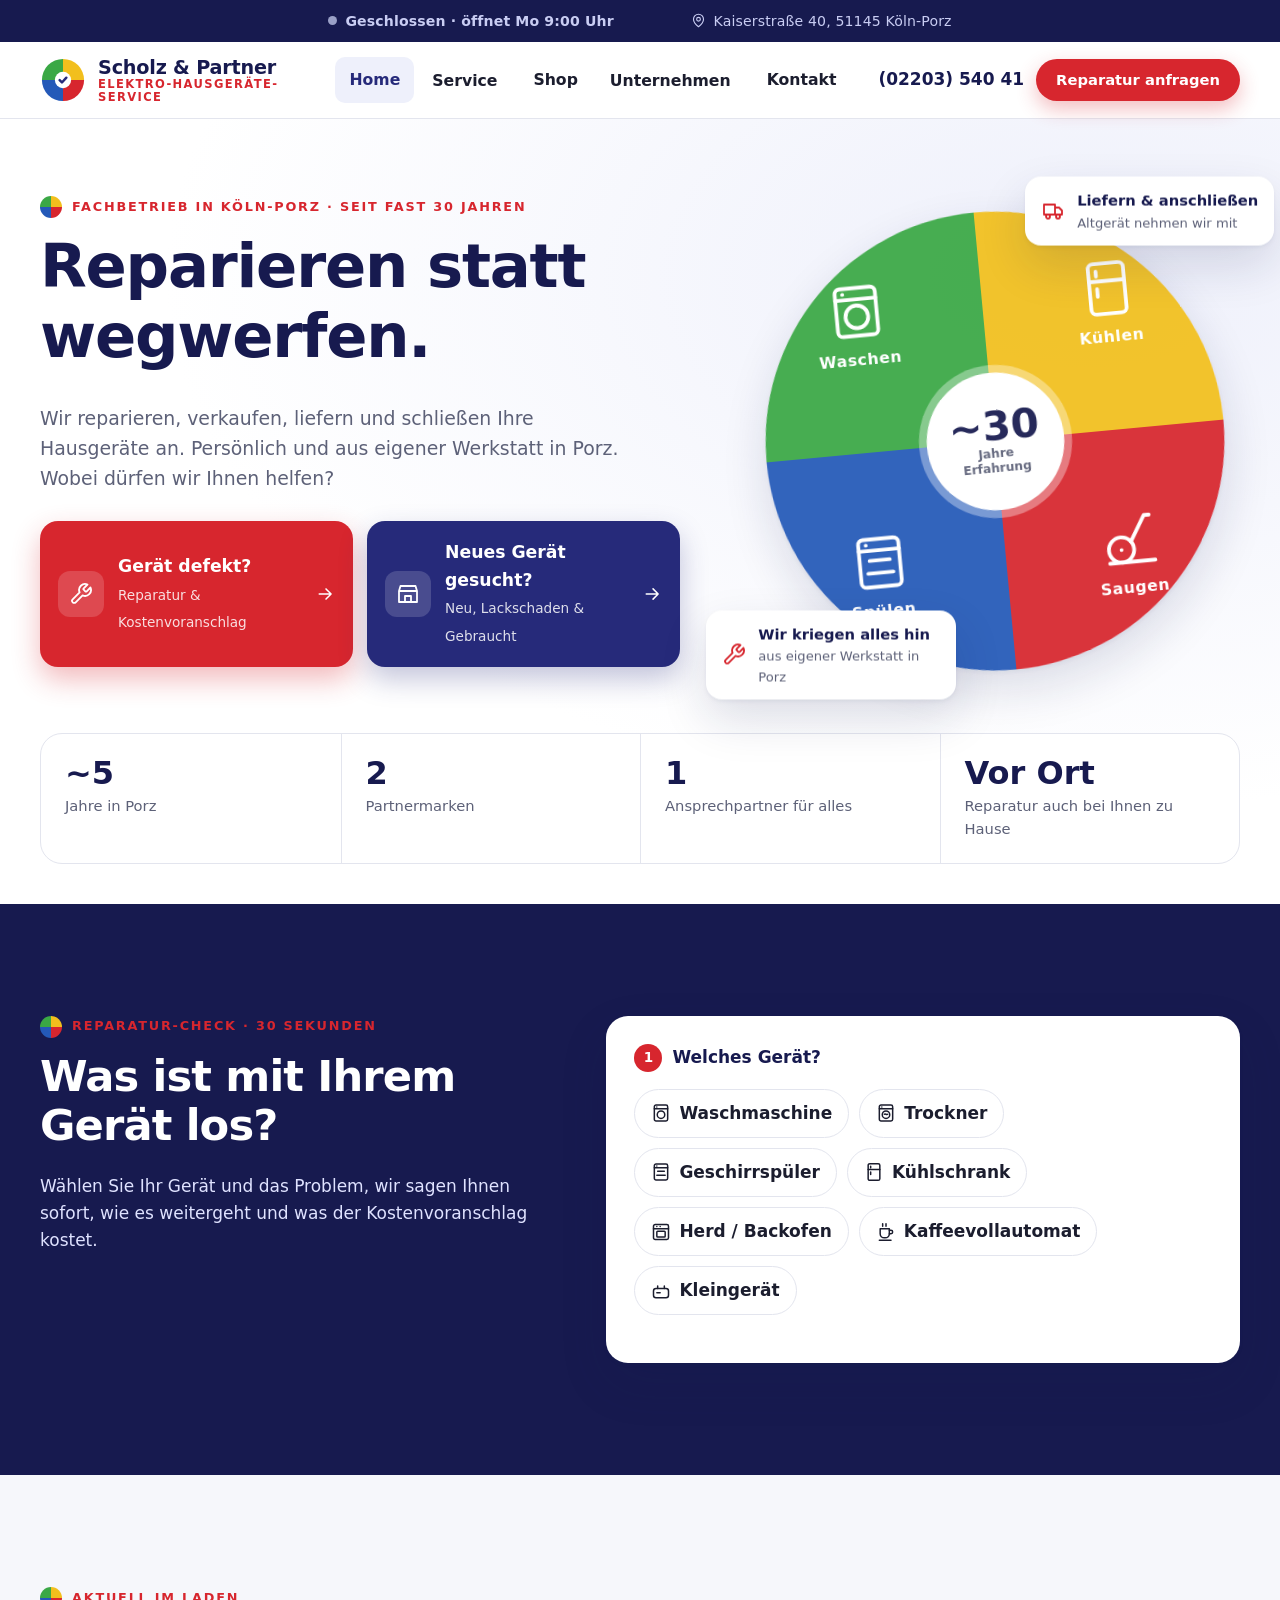
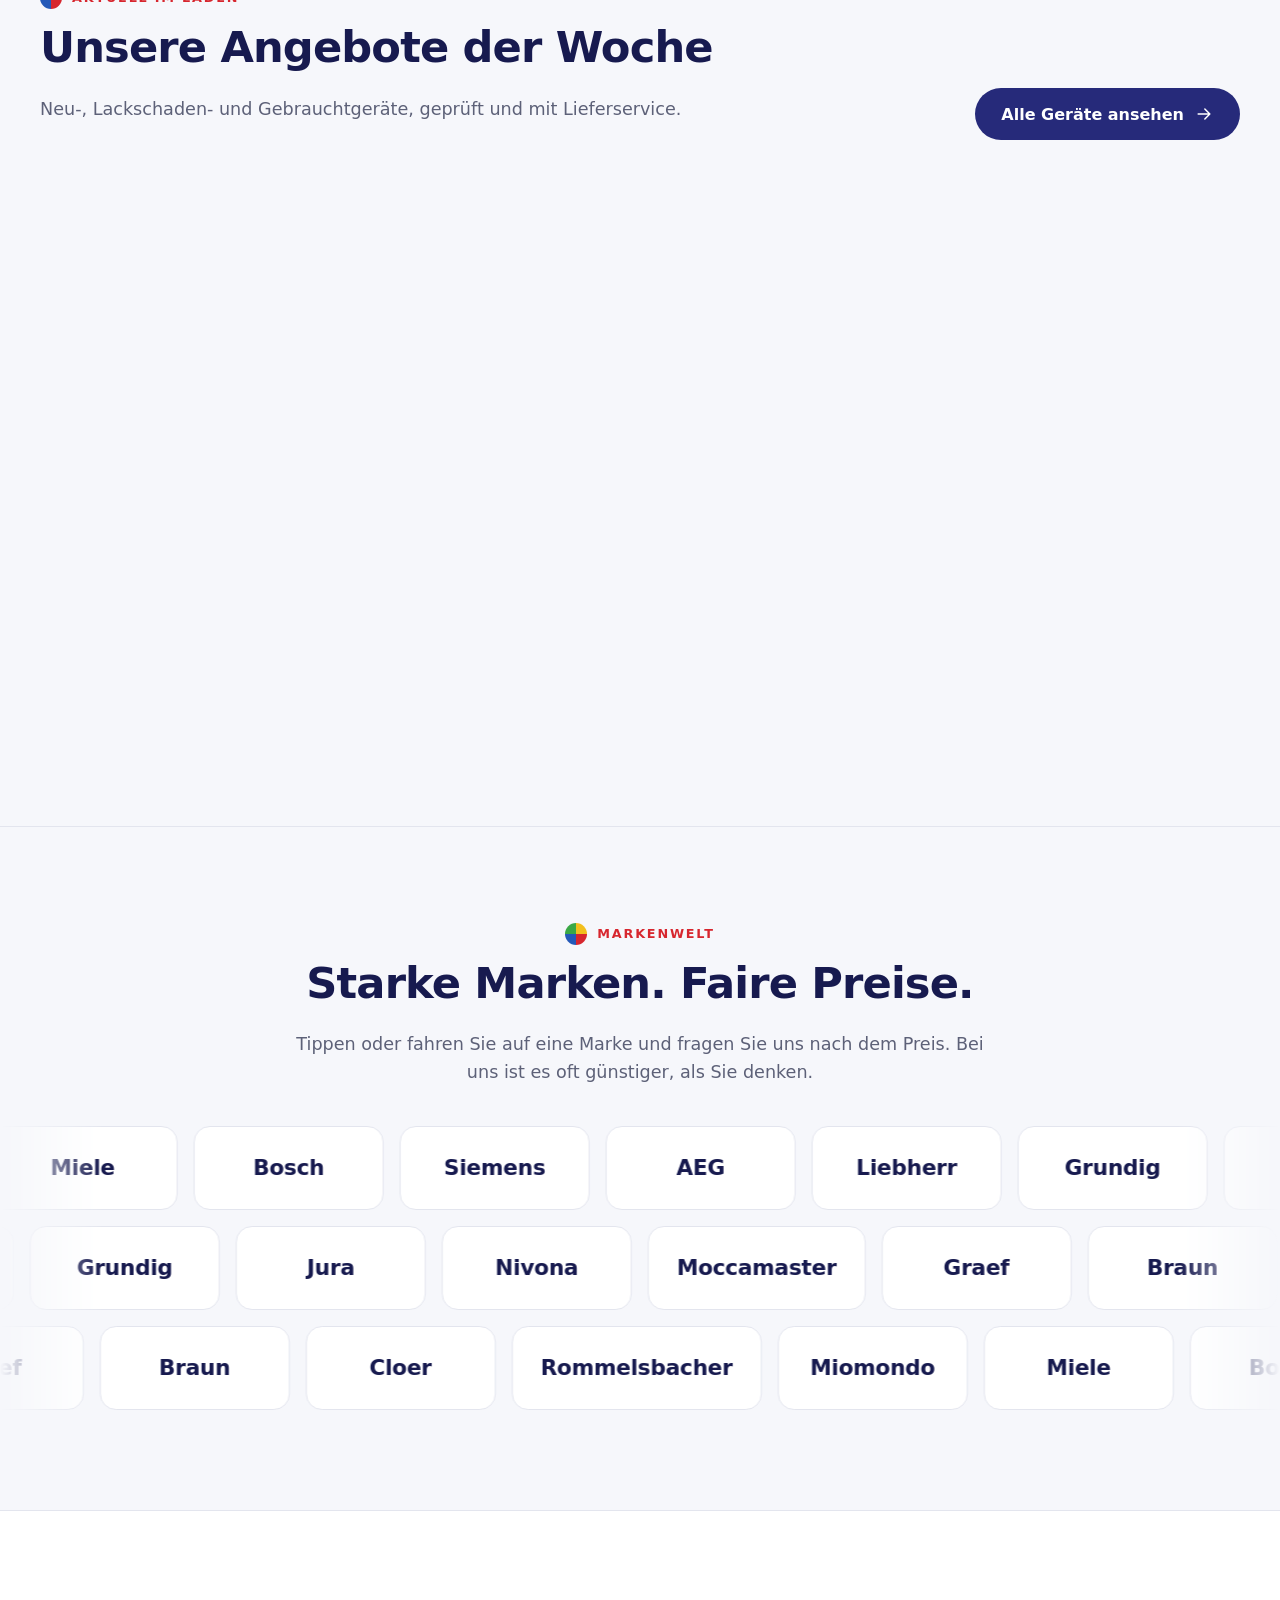
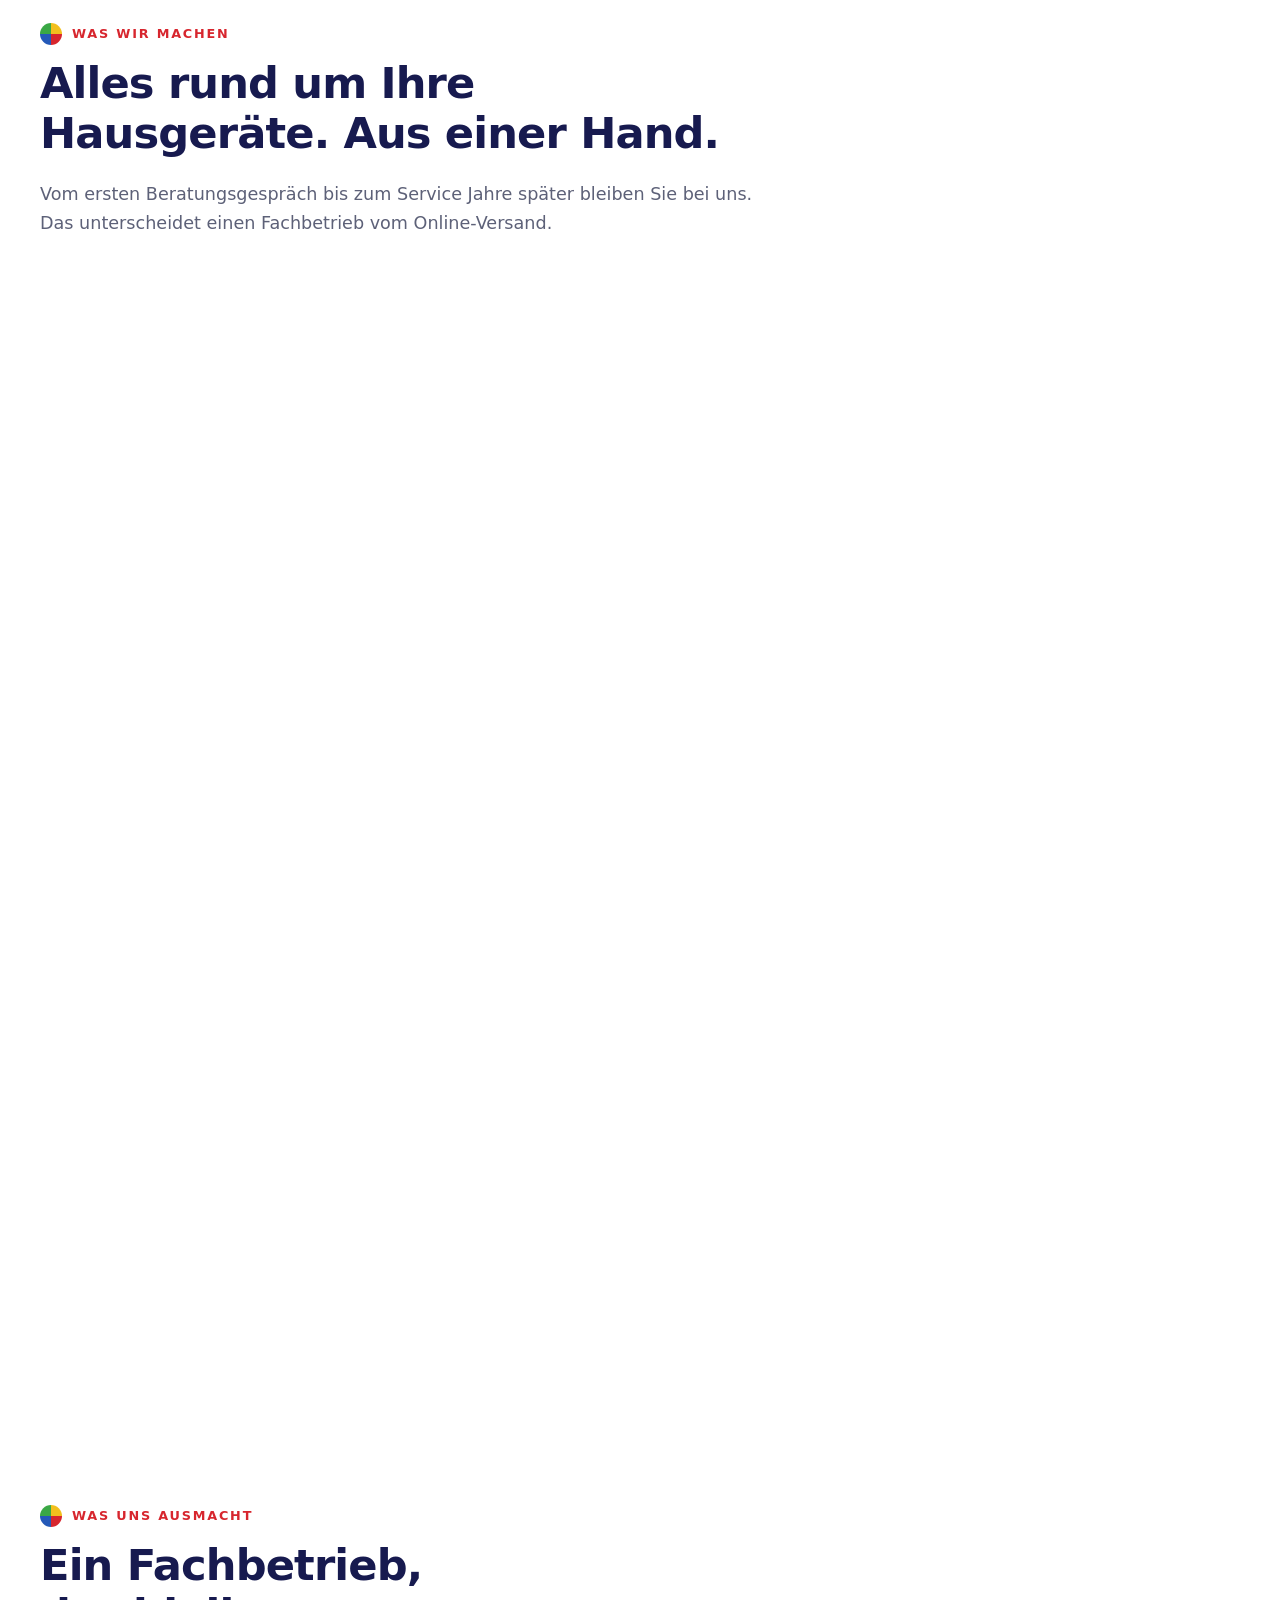
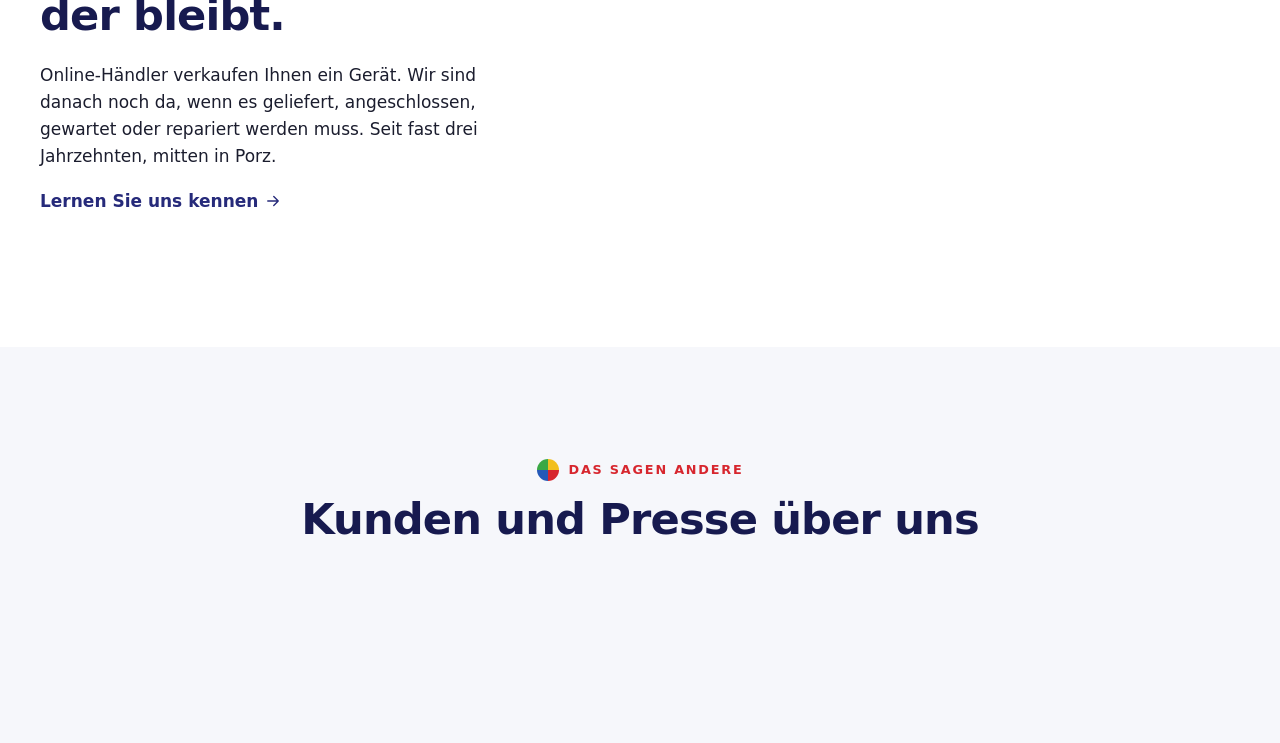
<file: index.html>
<!DOCTYPE html><html lang="de"><head><meta charset="utf-8"><title>Scholz &amp; Partner</title>
<meta http-equiv="refresh" content="0; url=/home/"><link rel="canonical" href="https://scholz-hausgeraeteservice.de/home/"></head>
<body><a href="/home/">Weiter zur Startseite</a></body></html>
</file>
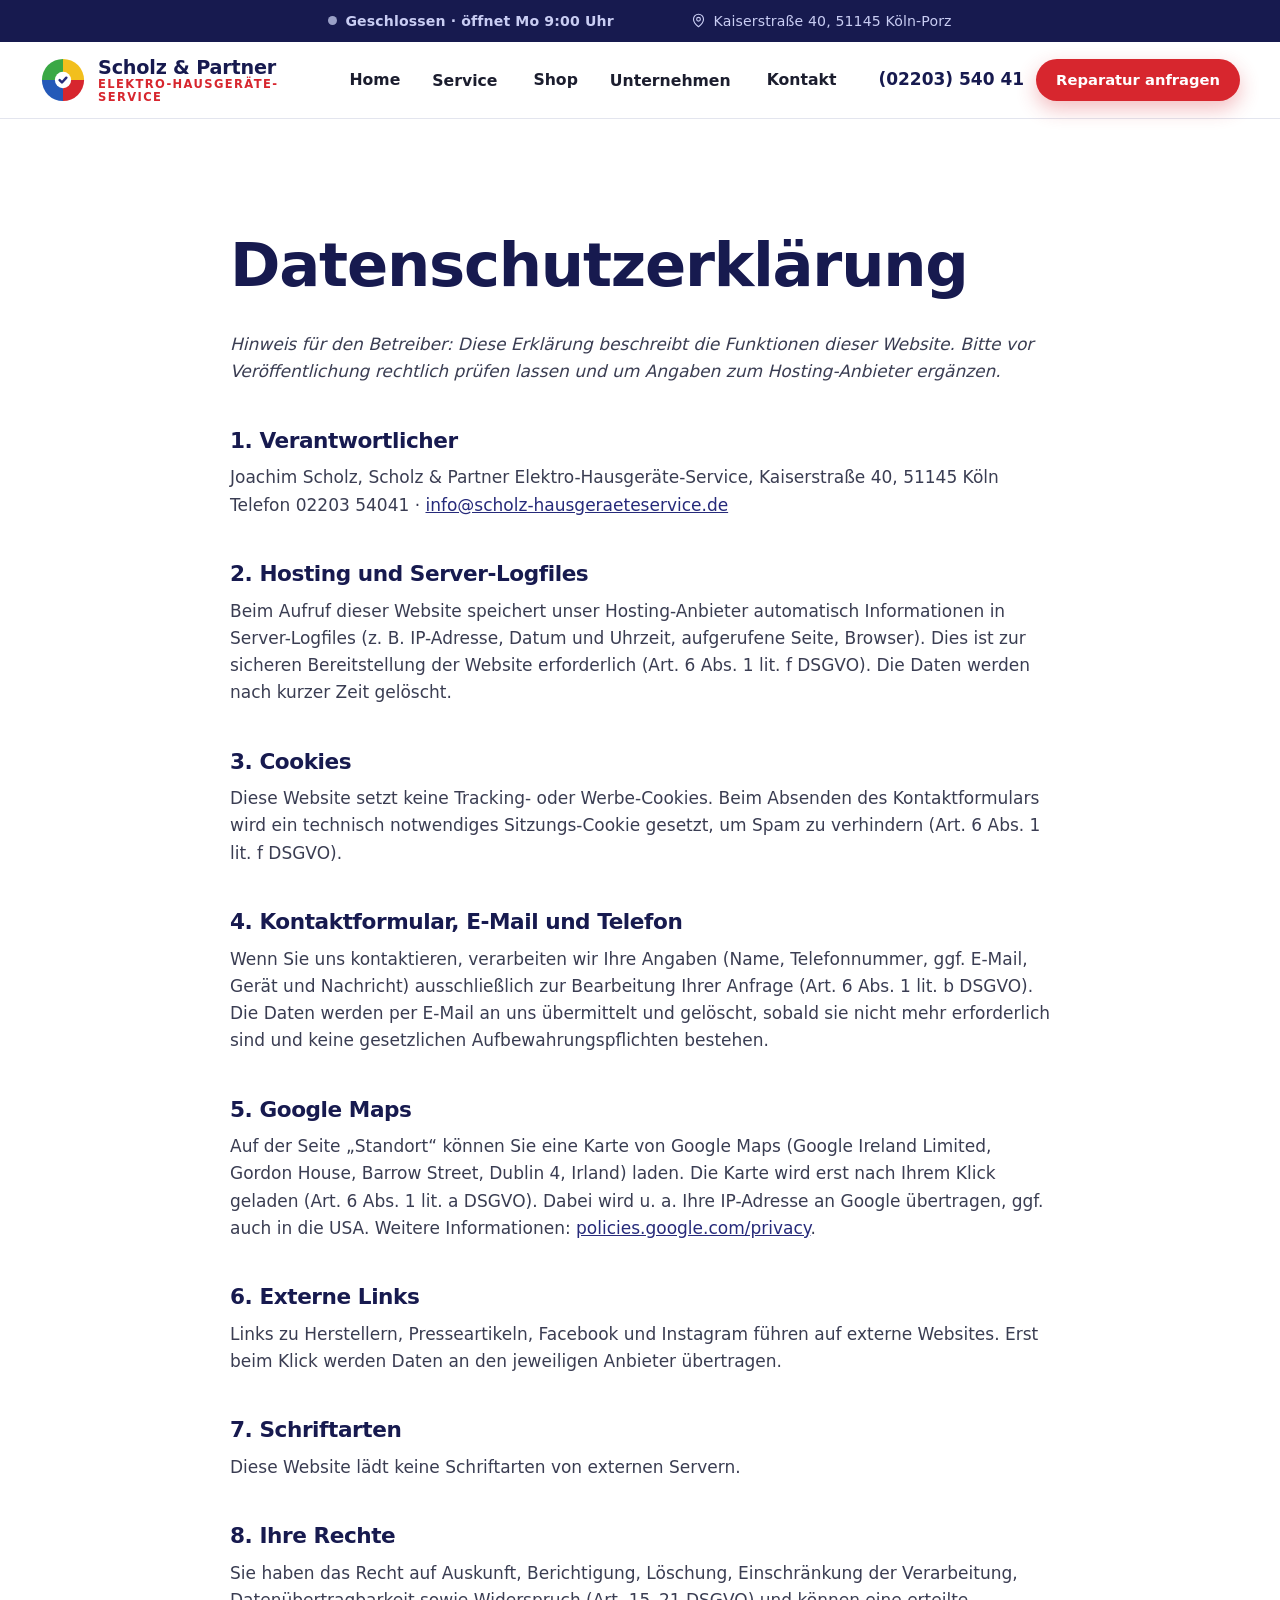
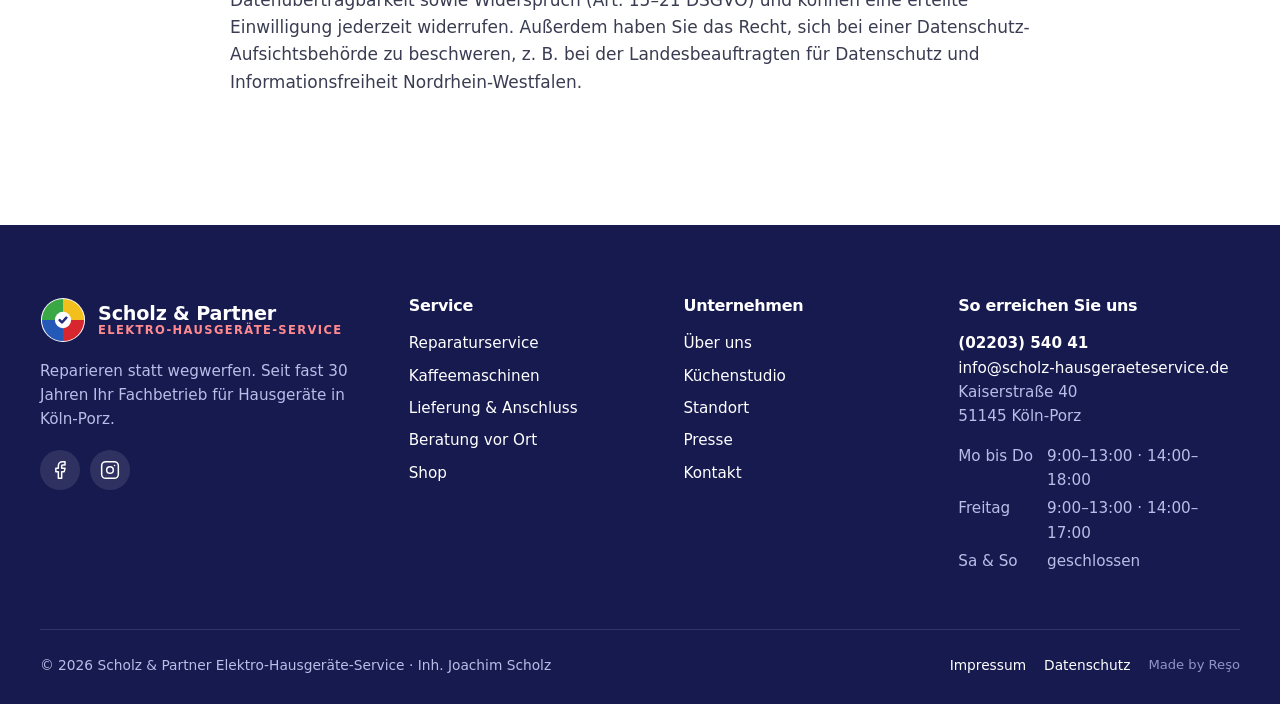
<file: datenschutz/index.html>
<!DOCTYPE html>
<html lang="de">
<head>
  <meta charset="utf-8">
  <meta name="viewport" content="width=device-width, initial-scale=1">
  <title>Datenschutz, Scholz &amp; Partner</title>
  <meta name="robots" content="noindex, follow">
  <link rel="icon" href="/assets/img/favicon.svg" type="image/svg+xml">
  <link rel="stylesheet" href="/assets/css/main.css">
  <link rel="stylesheet" href="/datenschutz/style.css">
</head>
<body data-page="datenschutz">
<div id="site-header"></div>
<main class="section"><article class="container legal">
<nav class="breadcrumb"><a href="/home/">Home</a> / Datenschutz</nav>
<h1>Datenschutzerklärung</h1>
<p><em>Hinweis für den Betreiber: Diese Erklärung beschreibt die Funktionen dieser Website. Bitte vor Veröffentlichung rechtlich prüfen lassen und um Angaben zum Hosting-Anbieter ergänzen.</em></p>
<h2>1. Verantwortlicher</h2>
<p>Joachim Scholz, Scholz &amp; Partner Elektro-Hausgeräte-Service, Kaiserstraße 40, 51145 Köln<br>Telefon 02203 54041 · <a href="mailto:info@scholz-hausgeraeteservice.de">info@scholz-hausgeraeteservice.de</a></p>
<h2>2. Hosting und Server-Logfiles</h2>
<p>Beim Aufruf dieser Website speichert unser Hosting-Anbieter automatisch Informationen in Server-Logfiles (z. B. IP-Adresse, Datum und Uhrzeit, aufgerufene Seite, Browser). Dies ist zur sicheren Bereitstellung der Website erforderlich (Art. 6 Abs. 1 lit. f DSGVO). Die Daten werden nach kurzer Zeit gelöscht.</p>
<h2>3. Cookies</h2>
<p>Diese Website setzt keine Tracking- oder Werbe-Cookies. Beim Absenden des Kontaktformulars wird ein technisch notwendiges Sitzungs-Cookie gesetzt, um Spam zu verhindern (Art. 6 Abs. 1 lit. f DSGVO).</p>
<h2>4. Kontaktformular, E-Mail und Telefon</h2>
<p>Wenn Sie uns kontaktieren, verarbeiten wir Ihre Angaben (Name, Telefonnummer, ggf. E-Mail, Gerät und Nachricht) ausschließlich zur Bearbeitung Ihrer Anfrage (Art. 6 Abs. 1 lit. b DSGVO). Die Daten werden per E-Mail an uns übermittelt und gelöscht, sobald sie nicht mehr erforderlich sind und keine gesetzlichen Aufbewahrungspflichten bestehen.</p>
<h2>5. Google Maps</h2>
<p>Auf der Seite „Standort“ können Sie eine Karte von Google Maps (Google Ireland Limited, Gordon House, Barrow Street, Dublin 4, Irland) laden. Die Karte wird erst nach Ihrem Klick geladen (Art. 6 Abs. 1 lit. a DSGVO). Dabei wird u. a. Ihre IP-Adresse an Google übertragen, ggf. auch in die USA. Weitere Informationen: <a href="https://policies.google.com/privacy" target="_blank" rel="noopener">policies.google.com/privacy</a>.</p>
<h2>6. Externe Links</h2>
<p>Links zu Herstellern, Presseartikeln, Facebook und Instagram führen auf externe Websites. Erst beim Klick werden Daten an den jeweiligen Anbieter übertragen.</p>
<h2>7. Schriftarten</h2>
<p>Diese Website lädt keine Schriftarten von externen Servern.</p>
<h2>8. Ihre Rechte</h2>
<p>Sie haben das Recht auf Auskunft, Berichtigung, Löschung, Einschränkung der Verarbeitung, Datenübertragbarkeit sowie Widerspruch (Art. 15–21 DSGVO) und können eine erteilte Einwilligung jederzeit widerrufen. Außerdem haben Sie das Recht, sich bei einer Datenschutz-Aufsichtsbehörde zu beschweren, z. B. bei der Landesbeauftragten für Datenschutz und Informationsfreiheit Nordrhein-Westfalen.</p>
</article></main>
<div id="site-footer"></div>
<script src="/assets/js/main.js"></script>
</body>
</html>
</file>
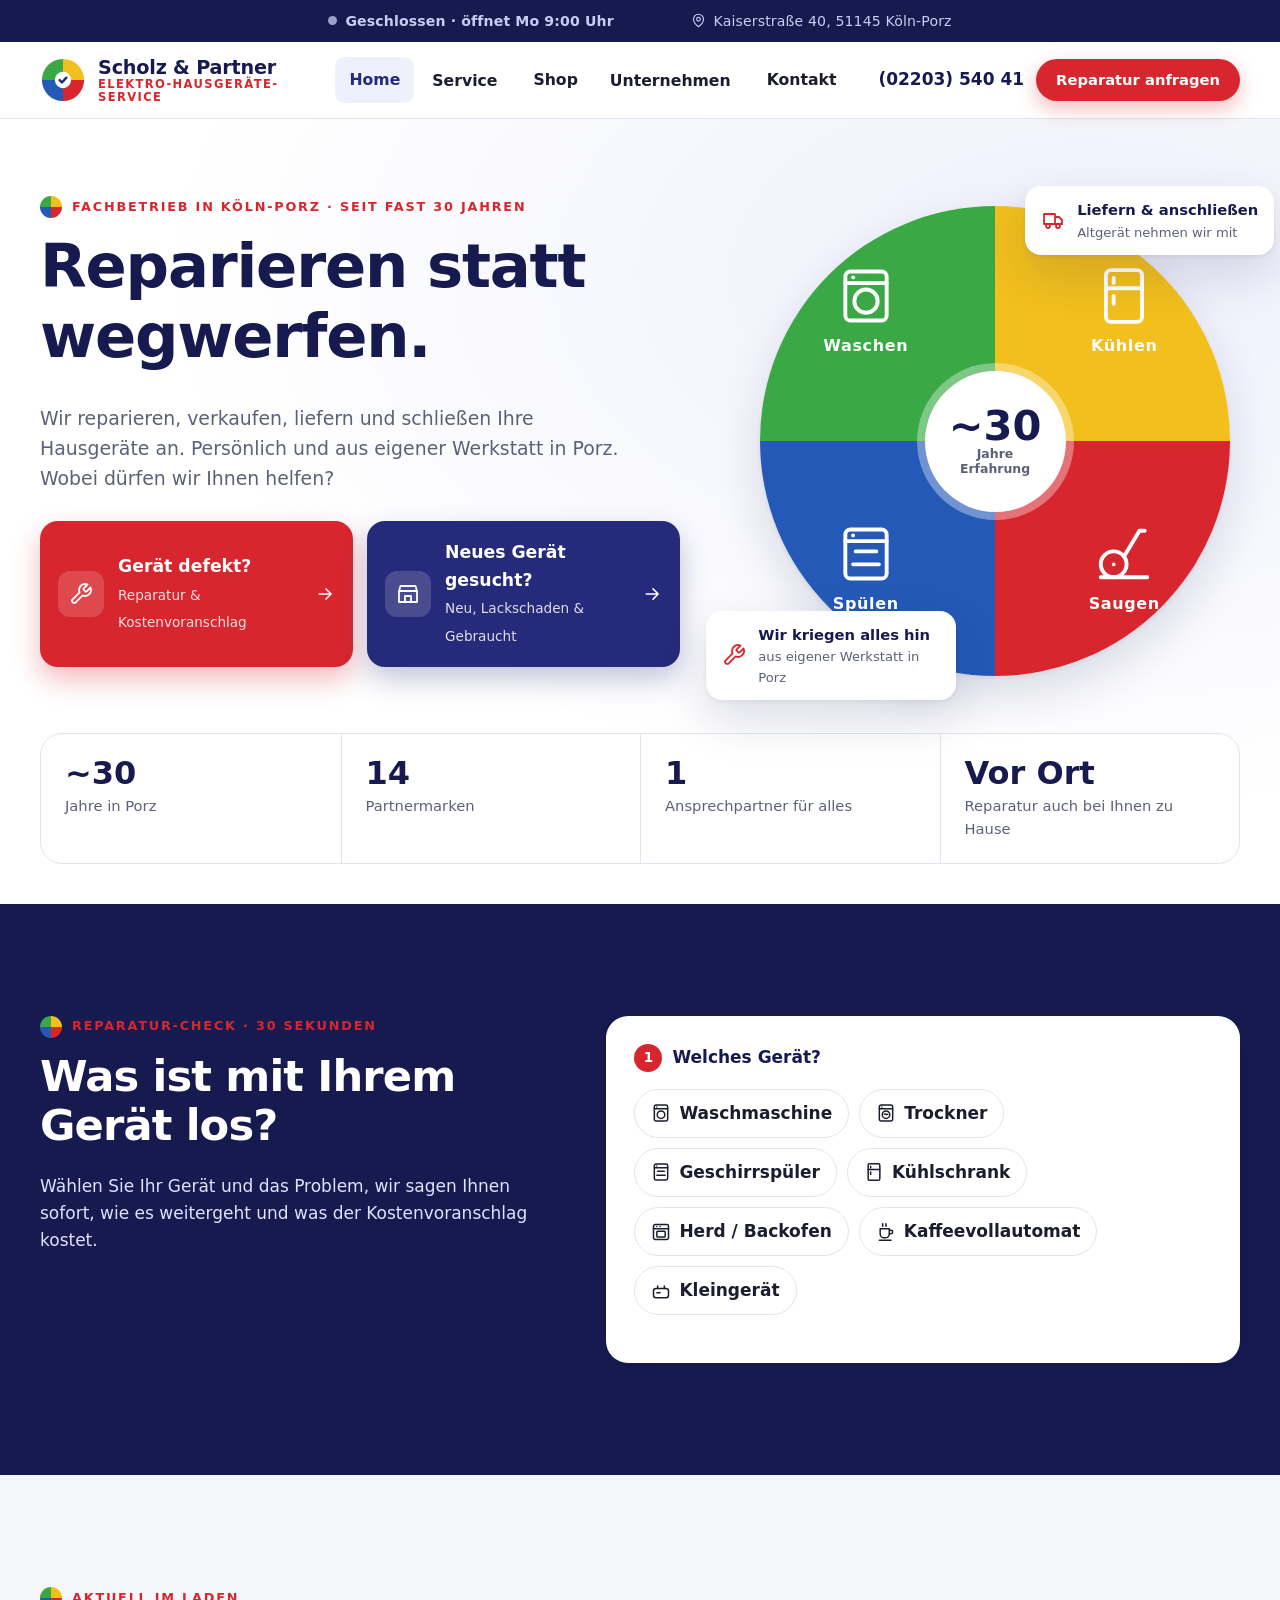
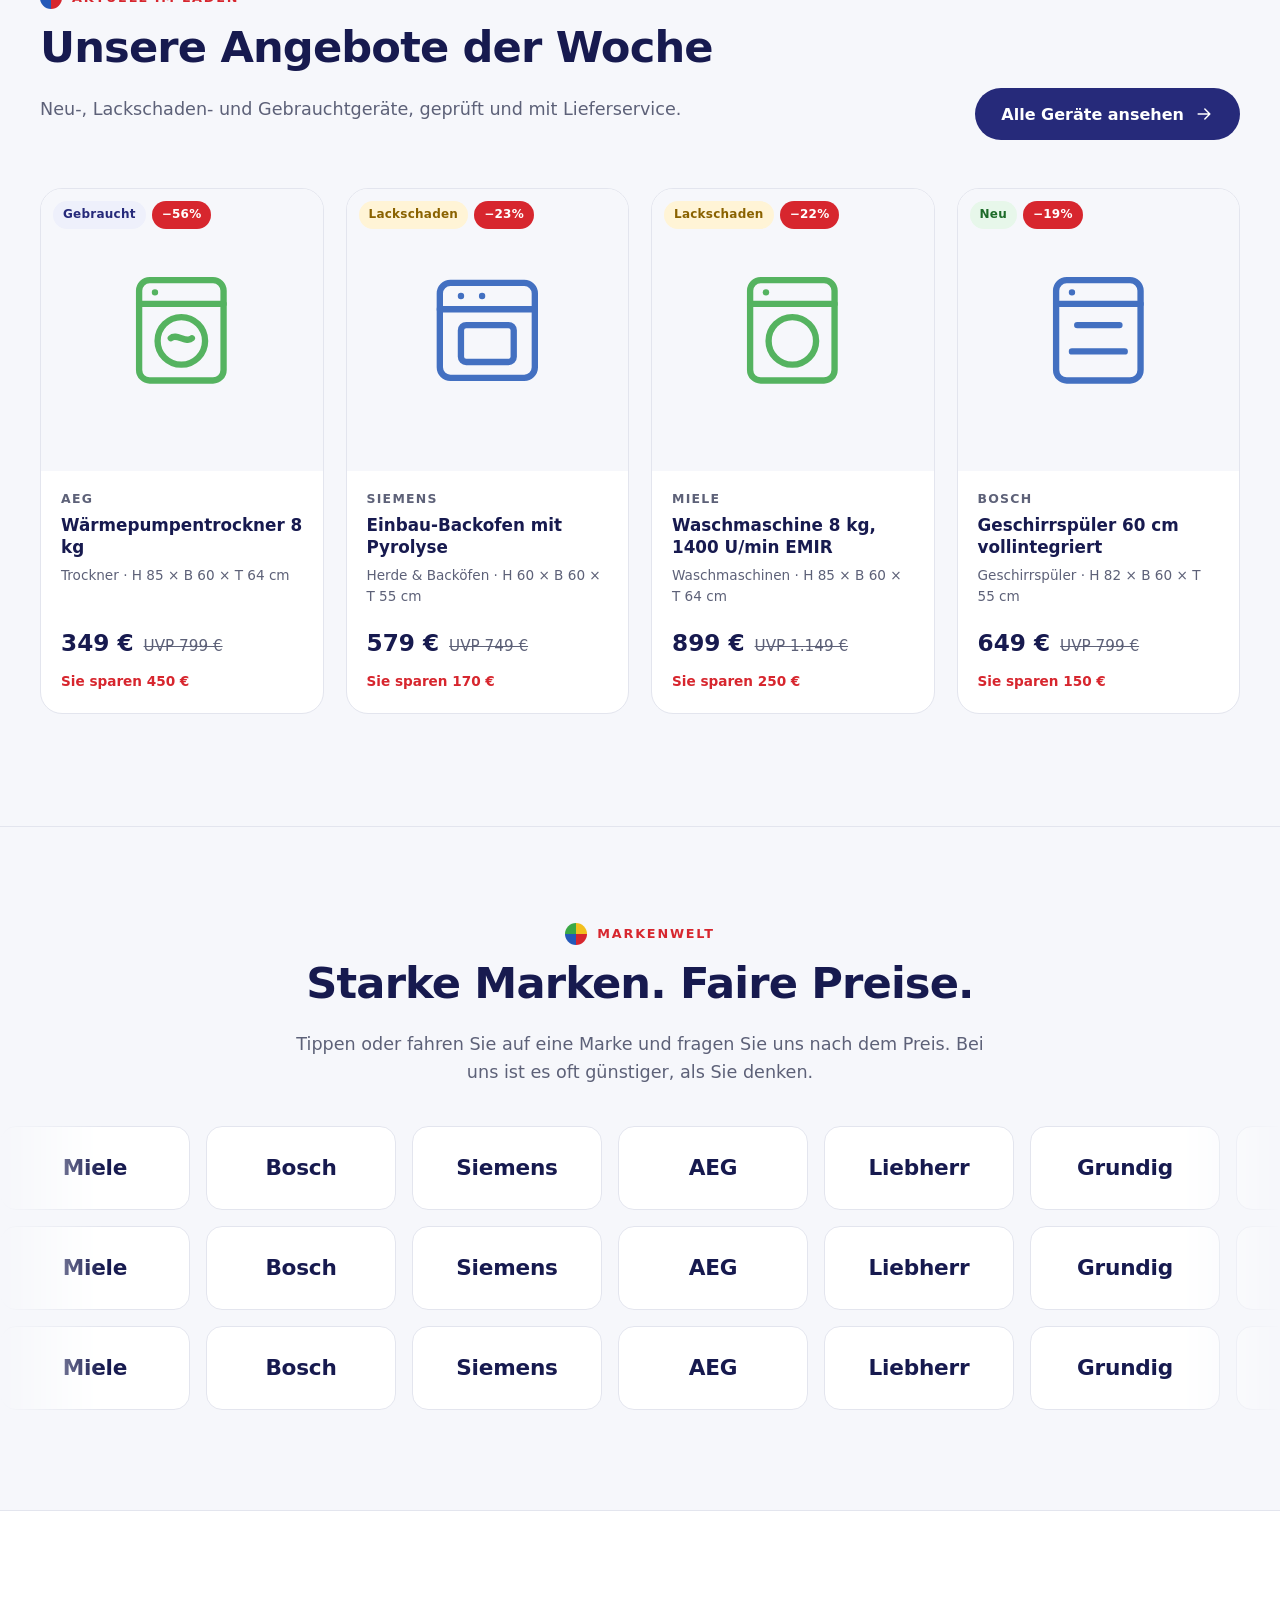
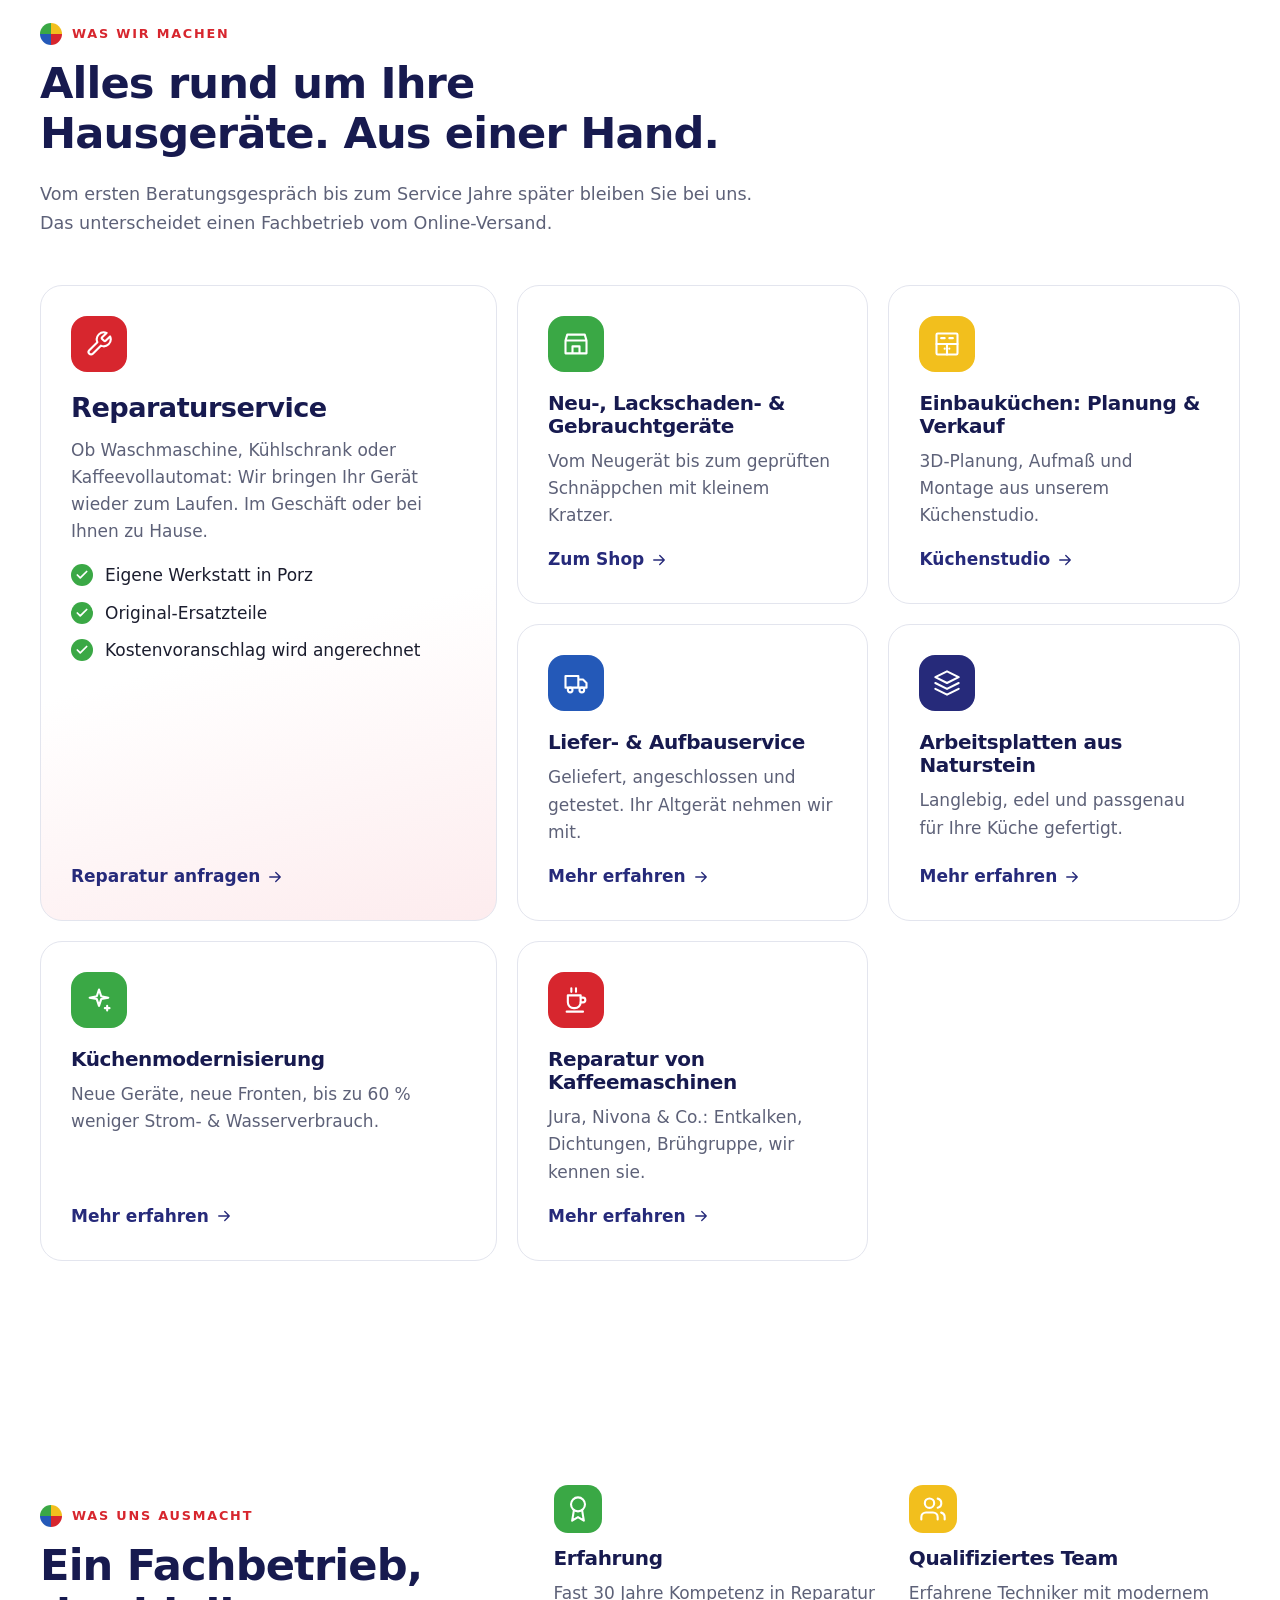
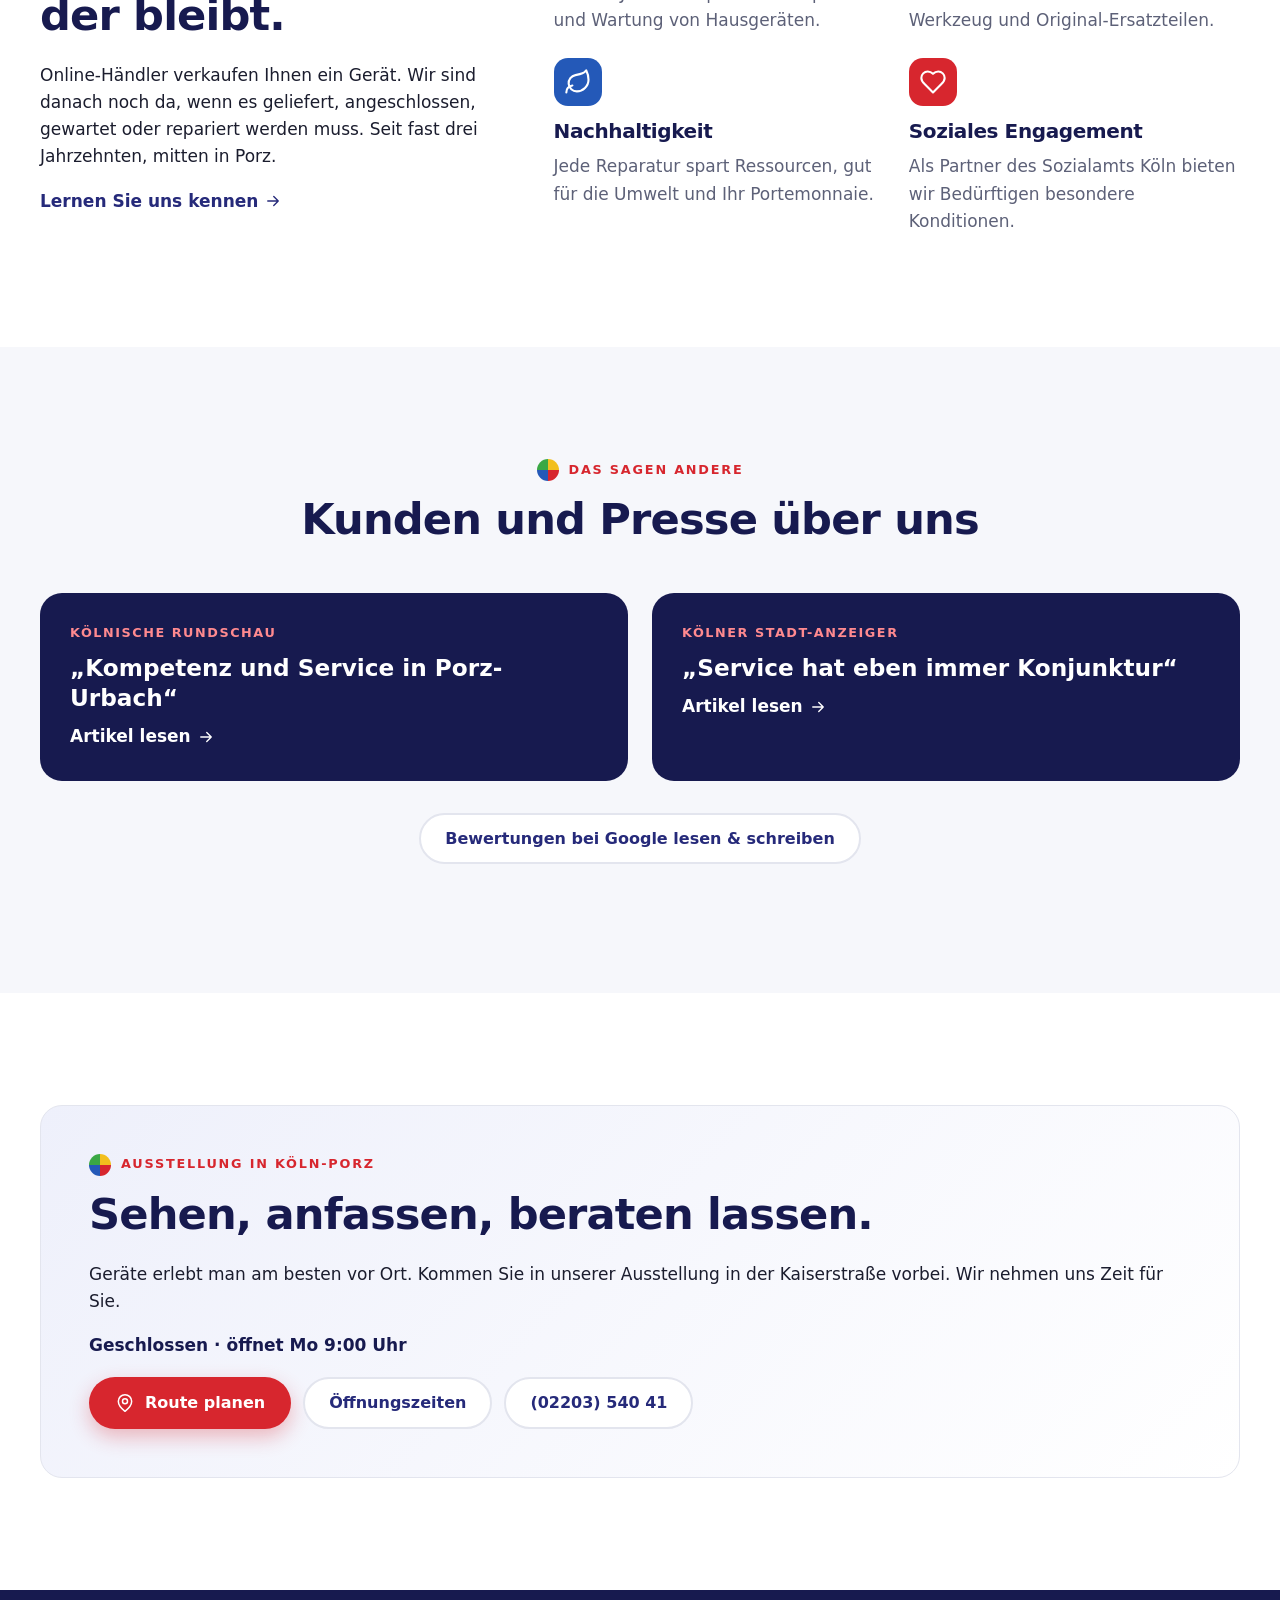
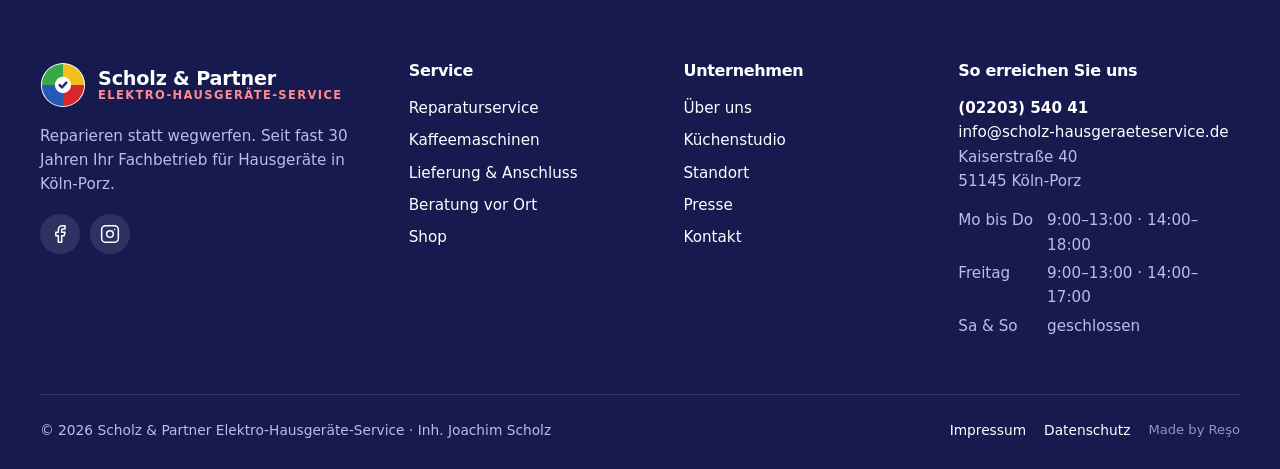
<file: home/index.html>
<!DOCTYPE html>
<html lang="de">
<head>
  <meta charset="utf-8">
  <meta name="viewport" content="width=device-width, initial-scale=1">
  <title>Scholz &amp; Partner, Hausgeräte-Reparatur, Verkauf &amp; Küchenstudio in Köln-Porz</title>
  <meta name="description" content="Ihr Fachbetrieb für Hausgeräte in Köln-Porz: Reparatur von Waschmaschine, Kühlschrank & Kaffeevollautomat, Neu-, Lackschaden- & Gebrauchtgeräte, Lieferung, Anschluss und Küchenstudio. Seit fast 30 Jahren.">
  <link rel="canonical" href="https://scholz-hausgeraeteservice.de/home/">
  <meta property="og:title" content="Scholz & Partner, Reparieren statt wegwerfen">
  <meta property="og:description" content="Hausgeräte-Service in Köln-Porz: Reparatur, Verkauf, Lieferung & Küchenstudio.">
  <meta name="theme-color" content="#262a7a">
  <link rel="icon" href="/assets/img/favicon.svg" type="image/svg+xml">
  <link rel="stylesheet" href="/assets/css/main.css">
  <link rel="stylesheet" href="/home/style.css">
  <script type="application/ld+json">
  {"@context":"https://schema.org","@type":"HomeAndConstructionBusiness","name":"Scholz & Partner Elektro-Hausgeräte-Service",
   "url":"https://scholz-hausgeraeteservice.de/","telephone":"+49 2203 54041","email":"info@scholz-hausgeraeteservice.de",
   "address":{"@type":"PostalAddress","streetAddress":"Kaiserstraße 40","postalCode":"51145","addressLocality":"Köln","addressCountry":"DE"},
   "openingHoursSpecification":[
     {"@type":"OpeningHoursSpecification","dayOfWeek":["Monday","Tuesday","Wednesday","Thursday"],"opens":"09:00","closes":"13:00"},
     {"@type":"OpeningHoursSpecification","dayOfWeek":["Monday","Tuesday","Wednesday","Thursday"],"opens":"14:00","closes":"18:00"},
     {"@type":"OpeningHoursSpecification","dayOfWeek":"Friday","opens":"09:00","closes":"13:00"},
     {"@type":"OpeningHoursSpecification","dayOfWeek":"Friday","opens":"14:00","closes":"17:00"}],
   "sameAs":["https://www.facebook.com/scholzshop/","https://www.instagram.com/scholz.shop/"]}
  </script>
</head>
<body data-page="home">
<div id="site-header"></div>

<main>
  <!-- ============ HERO ============ -->
  <section class="hero">
    <div class="container hero__grid">
      <div class="hero__text">
        <span class="eyebrow">Fachbetrieb in Köln-Porz · seit fast 30 Jahren</span>
        <h1>Reparieren statt wegwerfen.</h1>
        <p class="hero__lead">Wir reparieren, verkaufen, liefern und schließen Ihre Hausgeräte an. Persönlich und aus eigener Werkstatt in Porz. Wobei dürfen wir Ihnen helfen?</p>

        <!-- Zwei klare Wege statt zehn Optionen -->
        <div class="hero__paths">
          <a class="path path--repair" href="/service/#reparatur">
            <span class="path__icon" data-icon="wrench"></span>
            <span><strong>Gerät defekt?</strong><small>Reparatur &amp; Kostenvoranschlag</small></span>
            <span class="path__arrow" data-icon="arrow"></span>
          </a>
          <a class="path path--shop" href="/shop/">
            <span class="path__icon" data-icon="store"></span>
            <span><strong>Neues Gerät gesucht?</strong><small>Neu, Lackschaden &amp; Gebraucht</small></span>
            <span class="path__arrow" data-icon="arrow"></span>
          </a>
        </div>

      </div>

      <!-- Bild-Platzhalter: eigenes Foto unter /home/img/hero.jpg ablegen und hier ein <img> ergänzen -->
      <div class="hero__visual" aria-label="Unsere Gerätewelten">
        <div class="wheel">
          <a class="wheel__q q-green" href="/shop/?kategorie=waschmaschinen"><span data-icon="washer"></span><em>Waschen</em></a>
          <a class="wheel__q q-yellow" href="/shop/?kategorie=kuehlschraenke"><span data-icon="fridge"></span><em>Kühlen</em></a>
          <a class="wheel__q q-blue" href="/shop/?kategorie=geschirrspueler"><span data-icon="dishwasher"></span><em>Spülen</em></a>
          <a class="wheel__q q-red" href="/shop/?kategorie=staubsauger"><span data-icon="vacuum"></span><em>Saugen</em></a>
          <div class="wheel__core"><strong>~30</strong><span>Jahre<br>Erfahrung</span></div>
        </div>
        <div class="chip chip--1"><span data-icon="wrench"></span><span><strong>Wir kriegen alles hin</strong>aus eigener Werkstatt in Porz</span></div>
        <div class="chip chip--2"><span data-icon="truck"></span><span><strong>Liefern &amp; anschließen</strong>Altgerät nehmen wir mit</span></div>
      </div>
    </div>

    <div class="container">
      <ul class="trust">
        <li><strong data-count="30" data-prefix="~">0</strong><span>Jahre in Porz</span></li>
        <li><strong data-count="14">0</strong><span>Partnermarken</span></li>
        <li><strong>1</strong><span>Ansprechpartner für alles</span></li>
        <li><strong>Vor Ort</strong><span>Reparatur auch bei Ihnen zu Hause</span></li>
      </ul>
    </div>
  </section>

  <!-- ============ REPARATUR-CHECK (interaktiv) ============ -->
  <section class="section section--navy" aria-labelledby="check-title">
    <div class="container check">
      <div class="check__intro">
        <span class="eyebrow">Reparatur-Check · 30 Sekunden</span>
        <h2 id="check-title">Was ist mit Ihrem Gerät los?</h2>
        <p>Wählen Sie Ihr Gerät und das Problem, wir sagen Ihnen sofort, wie es weitergeht und was der Kostenvoranschlag kostet.</p>
      </div>
      <div class="check__box" id="repair-check">
        <div class="check__step" data-step="1">
          <p class="check__q"><span>1</span> Welches Gerät?</p>
          <div class="check__opts" id="check-devices"></div>
        </div>
        <div class="check__step" data-step="2" hidden>
          <p class="check__q"><span>2</span> Was passiert?</p>
          <div class="check__opts" id="check-problems"></div>
        </div>
        <div class="check__result" id="check-result" hidden></div>
      </div>
    </div>
  </section>

  <!-- ============ ANGEBOTE (aus dem Admin-Bereich) ============ -->
  <section class="section section--soft" id="angebote" aria-labelledby="deals-title" hidden>
    <div class="container">
      <div class="section-head deals-head">
        <div><span class="eyebrow">Aktuell im Laden</span><h2 id="deals-title">Unsere Angebote der Woche</h2>
          <p>Neu-, Lackschaden- und Gebrauchtgeräte, geprüft und mit Lieferservice.</p></div>
        <a class="btn btn--navy" href="/shop/">Alle Geräte ansehen <span data-icon="arrow"></span></a>
      </div>
      <div class="product-grid" id="deals"></div>
    </div>
  </section>

  <!-- ============ MARKEN-LAUFBAND ============ -->
  <section class="brands" aria-labelledby="brands-title">
    <div class="container section-head center">
      <span class="eyebrow">Markenwelt</span>
      <h2 id="brands-title">Starke Marken. Faire Preise.</h2>
      <p>Tippen oder fahren Sie auf eine Marke und fragen Sie uns nach dem Preis. Bei uns ist es oft günstiger, als Sie denken.</p>
    </div>
    <div class="marquee" id="marquee"></div>
    <div class="brand-pop" id="brand-pop" role="tooltip" hidden></div>
  </section>

  <!-- ============ LEISTUNGEN ============ -->
  <section class="section" aria-labelledby="services-title">
    <div class="container">
      <div class="section-head">
        <span class="eyebrow">Was wir machen</span>
        <h2 id="services-title">Alles rund um Ihre Hausgeräte. Aus einer Hand.</h2>
        <p>Vom ersten Beratungsgespräch bis zum Service Jahre später bleiben Sie bei uns. Das unterscheidet einen Fachbetrieb vom Online-Versand.</p>
      </div>
      <div class="bento">
        <a class="card bento__big c-red reveal" href="/service/#reparatur">
          <div class="icon-bubble" data-icon="wrench"></div>
          <h3>Reparaturservice</h3>
          <p>Ob Waschmaschine, Kühlschrank oder Kaffeevollautomat: Wir bringen Ihr Gerät wieder zum Laufen. Im Geschäft oder bei Ihnen zu Hause.</p>
          <ul class="check-list"><li>Eigene Werkstatt in Porz</li><li>Original-Ersatzteile</li><li>Kostenvoranschlag wird angerechnet</li></ul>
          <span class="link-arrow">Reparatur anfragen <span data-icon="arrow"></span></span>
        </a>
        <a class="card c-green reveal" href="/shop/"><div class="icon-bubble" data-icon="store"></div><h3>Neu-, Lackschaden- &amp; Gebrauchtgeräte</h3><p>Vom Neugerät bis zum geprüften Schnäppchen mit kleinem Kratzer.</p><span class="link-arrow">Zum Shop <span data-icon="arrow"></span></span></a>
        <a class="card c-yellow reveal" href="/ueber-uns/#kuechenstudio"><div class="icon-bubble" data-icon="kitchen"></div><h3>Einbauküchen: Planung &amp; Verkauf</h3><p>3D-Planung, Aufmaß und Montage aus unserem Küchenstudio.</p><span class="link-arrow">Küchenstudio <span data-icon="arrow"></span></span></a>
        <a class="card c-blue reveal" href="/service/#lieferung"><div class="icon-bubble" data-icon="truck"></div><h3>Liefer- &amp; Aufbauservice</h3><p>Geliefert, angeschlossen und getestet. Ihr Altgerät nehmen wir mit.</p><span class="link-arrow">Mehr erfahren <span data-icon="arrow"></span></span></a>
        <a class="card c-navy reveal" href="/service/#kueche"><div class="icon-bubble" data-icon="layers"></div><h3>Arbeitsplatten aus Naturstein</h3><p>Langlebig, edel und passgenau für Ihre Küche gefertigt.</p><span class="link-arrow">Mehr erfahren <span data-icon="arrow"></span></span></a>
        <a class="card c-green reveal" href="/service/#kueche"><div class="icon-bubble" data-icon="sparkle"></div><h3>Küchenmodernisierung</h3><p>Neue Geräte, neue Fronten, bis zu 60 % weniger Strom- &amp; Wasserverbrauch.</p><span class="link-arrow">Mehr erfahren <span data-icon="arrow"></span></span></a>
        <a class="card c-red reveal" href="/service/#kaffee"><div class="icon-bubble" data-icon="coffee"></div><h3>Reparatur von Kaffeemaschinen</h3><p>Jura, Nivona &amp; Co.: Entkalken, Dichtungen, Brühgruppe, wir kennen sie.</p><span class="link-arrow">Mehr erfahren <span data-icon="arrow"></span></span></a>
      </div>
    </div>
  </section>

  <!-- ============ WAS UNS AUSMACHT ============ -->
  <section class="section" aria-labelledby="usp-title">
    <div class="container usp">
      <div class="usp__text">
        <span class="eyebrow">Was uns ausmacht</span>
        <h2 id="usp-title">Ein Fachbetrieb, der bleibt.</h2>
        <p>Online-Händler verkaufen Ihnen ein Gerät. Wir sind danach noch da, wenn es geliefert, angeschlossen, gewartet oder repariert werden muss. Seit fast drei Jahrzehnten, mitten in Porz.</p>
        <a class="link-arrow" href="/ueber-uns/">Lernen Sie uns kennen <span data-icon="arrow"></span></a>
      </div>
      <div class="grid grid-2 usp__grid">
        <div class="usp__item reveal c-green"><div class="icon-bubble" data-icon="award"></div><h3>Erfahrung</h3><p>Fast 30 Jahre Kompetenz in Reparatur und Wartung von Hausgeräten.</p></div>
        <div class="usp__item reveal c-yellow"><div class="icon-bubble" data-icon="users"></div><h3>Qualifiziertes Team</h3><p>Erfahrene Techniker mit modernem Werkzeug und Original-Ersatzteilen.</p></div>
        <div class="usp__item reveal c-blue"><div class="icon-bubble" data-icon="leaf"></div><h3>Nachhaltigkeit</h3><p>Jede Reparatur spart Ressourcen, gut für die Umwelt und Ihr Portemonnaie.</p></div>
        <div class="usp__item reveal c-red"><div class="icon-bubble" data-icon="heart"></div><h3>Soziales Engagement</h3><p>Als Partner des Sozialamts Köln bieten wir Bedürftigen besondere Konditionen.</p></div>
      </div>
    </div>
  </section>

  <!-- ============ REZENSIONEN + PRESSE ============ -->
  <section class="section section--soft" aria-labelledby="reviews-title">
    <div class="container">
      <div class="section-head center">
        <span class="eyebrow">Das sagen andere</span>
        <h2 id="reviews-title">Kunden und Presse über uns</h2>
      </div>
      <div class="reviews" id="reviews"></div>
      <div class="press grid grid-2">
        <a class="press__item reveal" href="https://specials.rundschau-online.de/gut-leben-in-porz-50362/koeln/haushaltsgeraeteservice-scholz-partner-kompetenz-service-porz-urbach-sortiment-kaffee-automaten-169299" target="_blank" rel="noopener">
          <span class="press__src">Kölnische Rundschau</span><blockquote>„Kompetenz und Service in Porz-Urbach“</blockquote><span class="link-arrow">Artikel lesen <span data-icon="arrow"></span></span></a>
        <a class="press__item reveal" href="https://specials.ksta.de/gut-leben-in-porz-09-2022/koeln/service-hat-eben-immer-konjunktur-192924" target="_blank" rel="noopener">
          <span class="press__src">Kölner Stadt-Anzeiger</span><blockquote>„Service hat eben immer Konjunktur“</blockquote><span class="link-arrow">Artikel lesen <span data-icon="arrow"></span></span></a>
      </div>
      <p class="center-text"><a class="btn btn--ghost" id="google-reviews" target="_blank" rel="noopener">Bewertungen bei Google lesen &amp; schreiben</a></p>
    </div>
  </section>

  <!-- ============ BESUCH + MERKEN ============ -->
  <section class="section" aria-labelledby="visit-title">
    <div class="container visit">
      <div class="visit__card reveal">
        <span class="eyebrow">Ausstellung in Köln-Porz</span>
        <h2 id="visit-title">Sehen, anfassen, beraten lassen.</h2>
        <p>Geräte erlebt man am besten vor Ort. Kommen Sie in unserer Ausstellung in der Kaiserstraße vorbei. Wir nehmen uns Zeit für Sie.</p>
        <p class="visit__status" id="visit-status"></p>
        <div class="visit__actions">
          <a class="btn btn--red" id="route-btn" target="_blank" rel="noopener"><span data-icon="pin"></span> Route planen</a>
          <a class="btn btn--ghost" href="/ueber-uns/#standort">Öffnungszeiten</a>
          <a class="btn btn--ghost" data-phone href="#"></a>
        </div>
      </div>
    </div>
  </section>

</main>

<div id="site-footer"></div>
<script src="/assets/js/main.js"></script>
<script src="/home/script.js"></script>
</body>
</html>
</file>
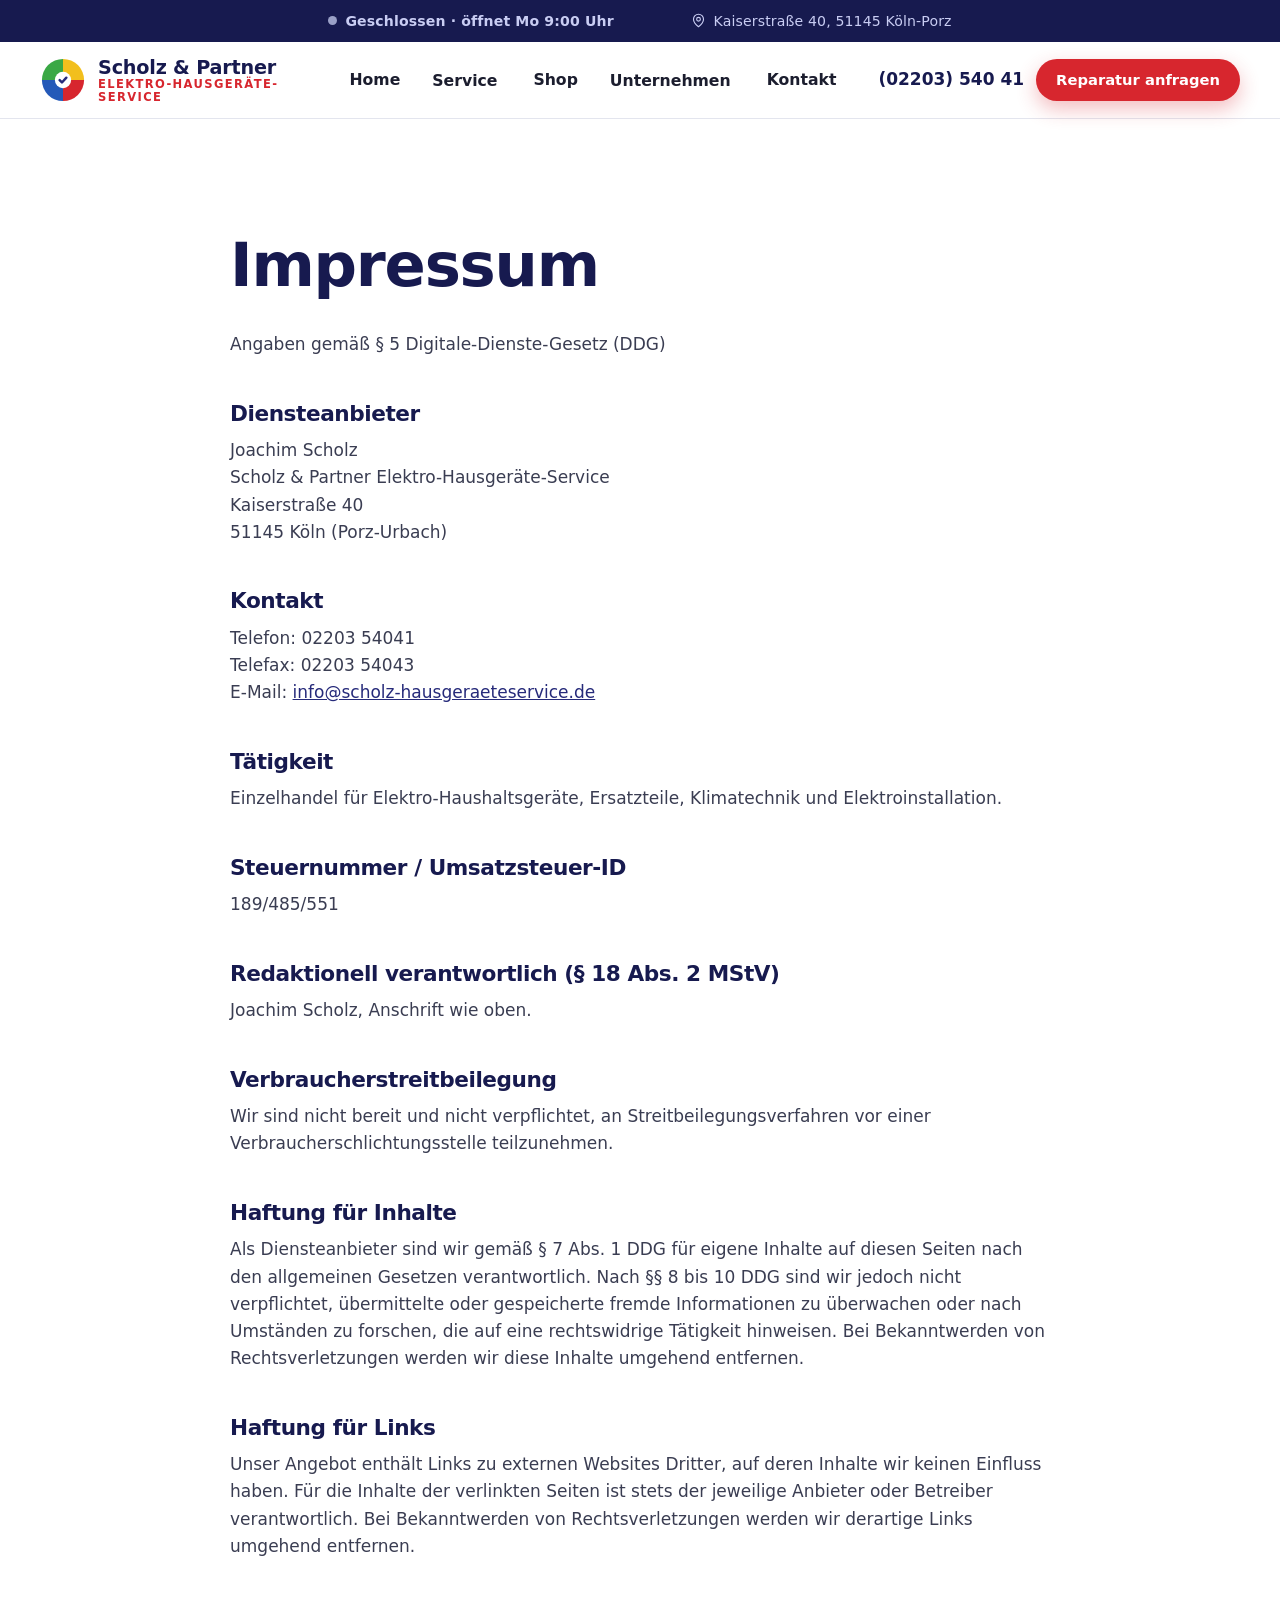
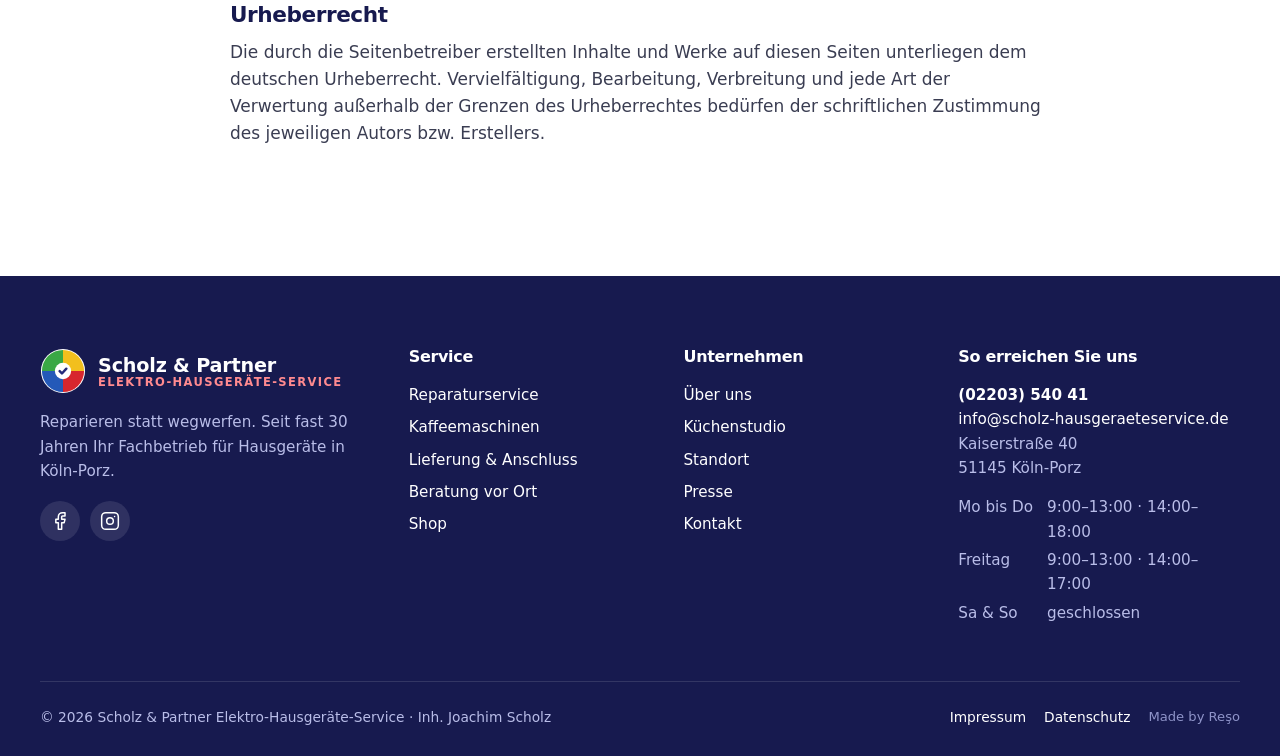
<file: impressum/index.html>
<!DOCTYPE html>
<html lang="de">
<head>
  <meta charset="utf-8">
  <meta name="viewport" content="width=device-width, initial-scale=1">
  <title>Impressum, Scholz &amp; Partner</title>
  <meta name="robots" content="noindex, follow">
  <link rel="icon" href="/assets/img/favicon.svg" type="image/svg+xml">
  <link rel="stylesheet" href="/assets/css/main.css">
  <link rel="stylesheet" href="/impressum/style.css">
</head>
<body data-page="impressum">
<div id="site-header"></div>
<main class="section"><article class="container legal">
<nav class="breadcrumb"><a href="/home/">Home</a> / Impressum</nav>
<h1>Impressum</h1>
<p>Angaben gemäß § 5 Digitale-Dienste-Gesetz (DDG)</p>
<h2>Diensteanbieter</h2>
<p>Joachim Scholz<br>Scholz &amp; Partner Elektro-Hausgeräte-Service<br>Kaiserstraße 40<br>51145 Köln (Porz-Urbach)</p>
<h2>Kontakt</h2>
<p>Telefon: 02203 54041<br>Telefax: 02203 54043<br>E-Mail: <a href="mailto:info@scholz-hausgeraeteservice.de">info@scholz-hausgeraeteservice.de</a></p>
<h2>Tätigkeit</h2>
<p>Einzelhandel für Elektro-Haushaltsgeräte, Ersatzteile, Klimatechnik und Elektroinstallation.</p>
<h2>Steuernummer / Umsatzsteuer-ID</h2>
<p>189/485/551</p>
<h2>Redaktionell verantwortlich (§ 18 Abs. 2 MStV)</h2>
<p>Joachim Scholz, Anschrift wie oben.</p>
<h2>Verbraucherstreitbeilegung</h2>
<p>Wir sind nicht bereit und nicht verpflichtet, an Streitbeilegungsverfahren vor einer Verbraucherschlichtungsstelle teilzunehmen.</p>
<h2>Haftung für Inhalte</h2>
<p>Als Diensteanbieter sind wir gemäß § 7 Abs. 1 DDG für eigene Inhalte auf diesen Seiten nach den allgemeinen Gesetzen verantwortlich. Nach §§ 8 bis 10 DDG sind wir jedoch nicht verpflichtet, übermittelte oder gespeicherte fremde Informationen zu überwachen oder nach Umständen zu forschen, die auf eine rechtswidrige Tätigkeit hinweisen. Bei Bekanntwerden von Rechtsverletzungen werden wir diese Inhalte umgehend entfernen.</p>
<h2>Haftung für Links</h2>
<p>Unser Angebot enthält Links zu externen Websites Dritter, auf deren Inhalte wir keinen Einfluss haben. Für die Inhalte der verlinkten Seiten ist stets der jeweilige Anbieter oder Betreiber verantwortlich. Bei Bekanntwerden von Rechtsverletzungen werden wir derartige Links umgehend entfernen.</p>
<h2>Urheberrecht</h2>
<p>Die durch die Seitenbetreiber erstellten Inhalte und Werke auf diesen Seiten unterliegen dem deutschen Urheberrecht. Vervielfältigung, Bearbeitung, Verbreitung und jede Art der Verwertung außerhalb der Grenzen des Urheberrechtes bedürfen der schriftlichen Zustimmung des jeweiligen Autors bzw. Erstellers.</p>
</article></main>
<div id="site-footer"></div>
<script src="/assets/js/main.js"></script>
</body>
</html>
</file>
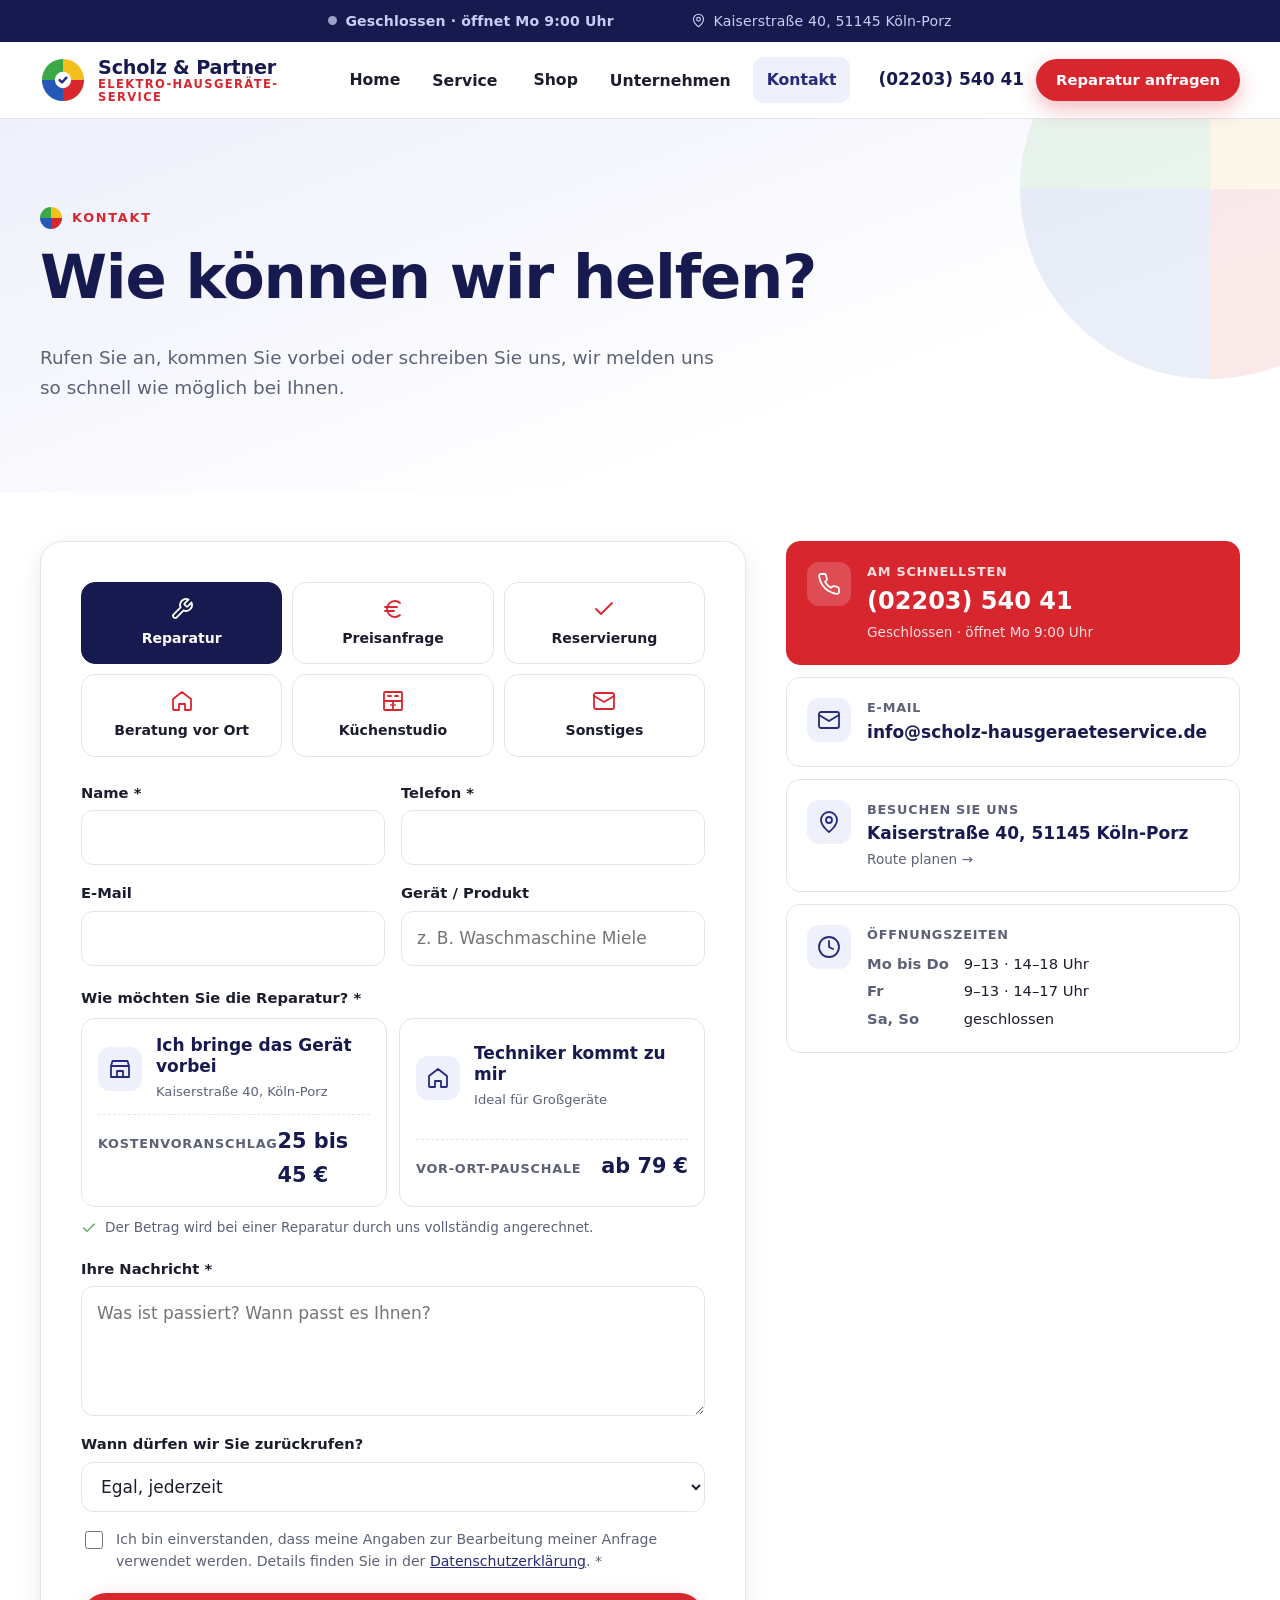
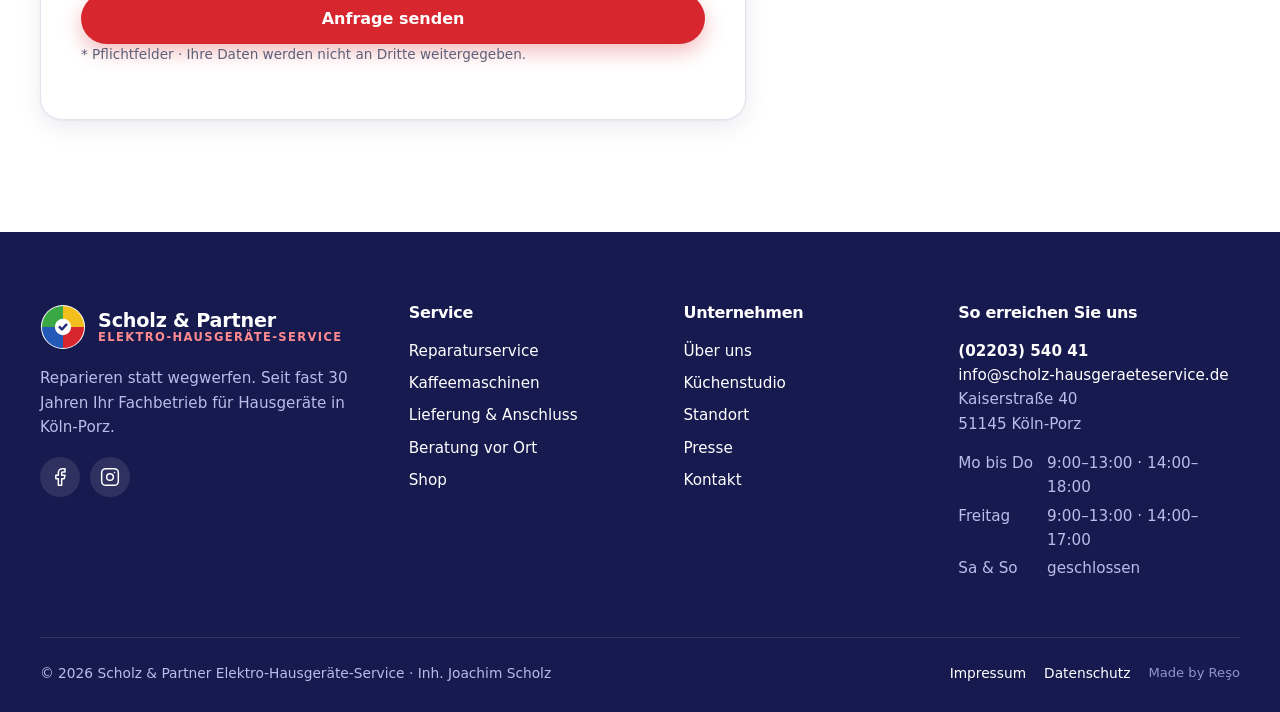
<file: kontakt/index.html>
<!DOCTYPE html>
<html lang="de">
<head>
  <meta charset="utf-8">
  <meta name="viewport" content="width=device-width, initial-scale=1">
  <title>Kontakt, Scholz &amp; Partner Hausgeräte-Service Köln-Porz</title>
  <meta name="description" content="Reparatur anfragen, Preis erfragen oder Gerät reservieren: Scholz & Partner, Kaiserstraße 40, 51145 Köln-Porz. Telefon (02203) 540 41.">
  <link rel="canonical" href="https://scholz-hausgeraeteservice.de/kontakt/">
  <meta name="theme-color" content="#262a7a">
  <link rel="icon" href="/assets/img/favicon.svg" type="image/svg+xml">
  <link rel="stylesheet" href="/assets/css/main.css">
  <link rel="stylesheet" href="/kontakt/style.css">
</head>
<body data-page="kontakt">
<div id="site-header"></div>

<main>
  <section class="page-hero">
    <div class="container">
      <nav class="breadcrumb"><a href="/home/">Home</a> / Kontakt</nav>
      <span class="eyebrow">Kontakt</span>
      <h1 id="k-title">Wie können wir helfen?</h1>
      <p>Rufen Sie an, kommen Sie vorbei oder schreiben Sie uns, wir melden uns so schnell wie möglich bei Ihnen.</p>
    </div>
  </section>

  <section class="section" style="padding-top:48px">
    <div class="container contact">
      <form class="form-card" id="form" novalidate>
        <div id="form-msg" role="status"></div>
        <div class="topics" id="topics" role="radiogroup" aria-label="Anliegen">
          <label><input type="radio" name="anliegen" value="reparatur" checked><span data-icon="wrench">Reparatur</span></label>
          <label><input type="radio" name="anliegen" value="preisanfrage"><span data-icon="euro">Preisanfrage</span></label>
          <label><input type="radio" name="anliegen" value="reservierung"><span data-icon="check">Reservierung</span></label>
          <label><input type="radio" name="anliegen" value="beratung"><span data-icon="home">Beratung vor Ort</span></label>
          <label><input type="radio" name="anliegen" value="kueche"><span data-icon="kitchen">Küchenstudio</span></label>
          <label><input type="radio" name="anliegen" value="sonstiges"><span data-icon="mail">Sonstiges</span></label>
        </div>
        <div class="row2">
          <div class="field"><label for="name">Name *</label><input id="name" name="name" required autocomplete="name" maxlength="100"></div>
          <div class="field"><label for="tel">Telefon *</label><input id="tel" name="tel" type="tel" required autocomplete="tel" maxlength="40"></div>
        </div>
        <div class="row2">
          <div class="field"><label for="email">E-Mail</label><input id="email" name="email" type="email" autocomplete="email" maxlength="150"></div>
          <div class="field"><label for="geraet">Gerät / Produkt</label><input id="geraet" name="geraet" maxlength="200" placeholder="z. B. Waschmaschine Miele"></div>
        </div>
        <!-- Nur bei "Reparatur" sichtbar -->
        <fieldset class="place" id="place">
          <legend>Wie möchten Sie die Reparatur? *</legend>
          <div class="place__opts">
            <label class="place__opt"><input type="radio" name="ort" value="geschaeft">
              <span class="place__card"><span class="place__ico" data-icon="store"></span>
                <span class="place__txt"><strong>Ich bringe das Gerät vorbei</strong><small>Kaiserstraße 40, Köln-Porz</small></span>
                <span class="place__price"><small>Kostenvoranschlag</small><b>25 bis 45 €</b></span></span></label>
            <label class="place__opt"><input type="radio" name="ort" value="vor-ort">
              <span class="place__card"><span class="place__ico" data-icon="home"></span>
                <span class="place__txt"><strong>Techniker kommt zu mir</strong><small>Ideal für Großgeräte</small></span>
                <span class="place__price"><small>Vor-Ort-Pauschale</small><b>ab 79 €</b></span></span></label>
          </div>
          <p class="place__note" data-icon="check">Der Betrag wird bei einer Reparatur durch uns vollständig angerechnet.</p>
        </fieldset>
        <div class="field"><label for="nachricht">Ihre Nachricht *</label><textarea id="nachricht" name="nachricht" required maxlength="4000" placeholder="Was ist passiert? Wann passt es Ihnen?"></textarea></div>
        <div class="field"><label for="rueckruf">Wann dürfen wir Sie zurückrufen?</label>
          <select id="rueckruf" name="rueckruf"><option>Egal, jederzeit</option><option>Vormittags (9–13 Uhr)</option><option>Nachmittags (14–18 Uhr)</option></select></div>
        <!-- Honeypot gegen Spam-Bots -->
        <div class="hp" aria-hidden="true"><label>Website<input name="website" tabindex="-1" autocomplete="off"></label></div>
        <label class="consent"><input type="checkbox" name="datenschutz" required><span>Ich bin einverstanden, dass meine Angaben zur Bearbeitung meiner Anfrage verwendet werden. Details finden Sie in der <a href="/datenschutz/">Datenschutzerklärung</a>. *</span></label>
        <button class="btn btn--red btn--block" type="submit" id="submit">Anfrage senden</button>
        <p class="form-note">* Pflichtfelder · Ihre Daten werden nicht an Dritte weitergegeben.</p>
      </form>

      <aside class="contact__side">
        <a class="ccard ccard--phone" data-phone-card href="tel:+49220354041">
          <span data-icon="phone"></span><div><small>Am schnellsten</small><strong data-phone-text>(02203) 540 41</strong><em id="k-open"></em></div></a>
        <a class="ccard" href="mailto:info@scholz-hausgeraeteservice.de"><span data-icon="mail"></span><div><small>E-Mail</small><strong>info@scholz-hausgeraeteservice.de</strong></div></a>
        <a class="ccard" id="k-route" target="_blank" rel="noopener"><span data-icon="pin"></span><div><small>Besuchen Sie uns</small><strong>Kaiserstraße 40, 51145 Köln-Porz</strong><em>Route planen →</em></div></a>
        <div class="ccard ccard--hours"><span data-icon="clock"></span><div><small>Öffnungszeiten</small>
          <table><tr><th>Mo bis Do</th><td>9–13 · 14–18 Uhr</td></tr><tr><th>Fr</th><td>9–13 · 14–17 Uhr</td></tr><tr><th>Sa, So</th><td>geschlossen</td></tr></table></div></div>
      </aside>
    </div>
  </section>
</main>

<div id="site-footer"></div>
<script src="/assets/js/main.js"></script>
<script src="/kontakt/script.js"></script>
</body>
</html>
</file>
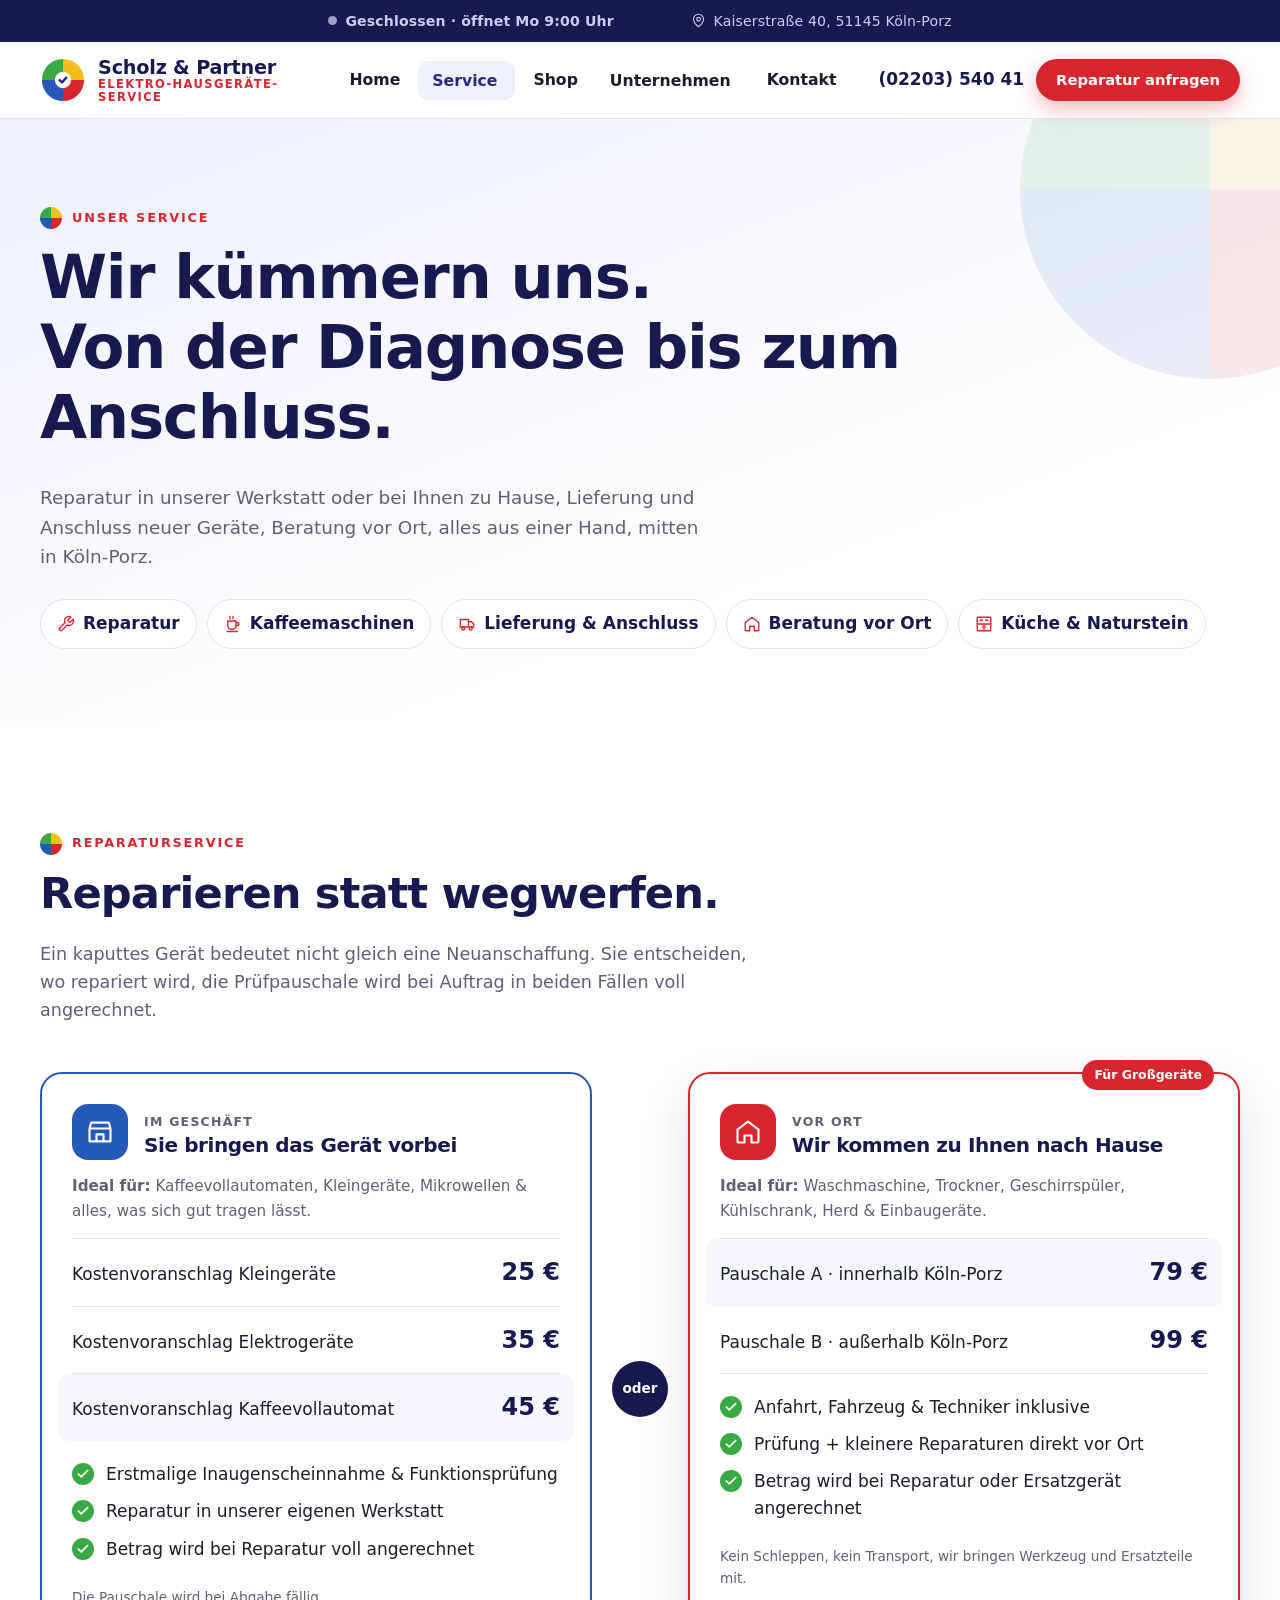
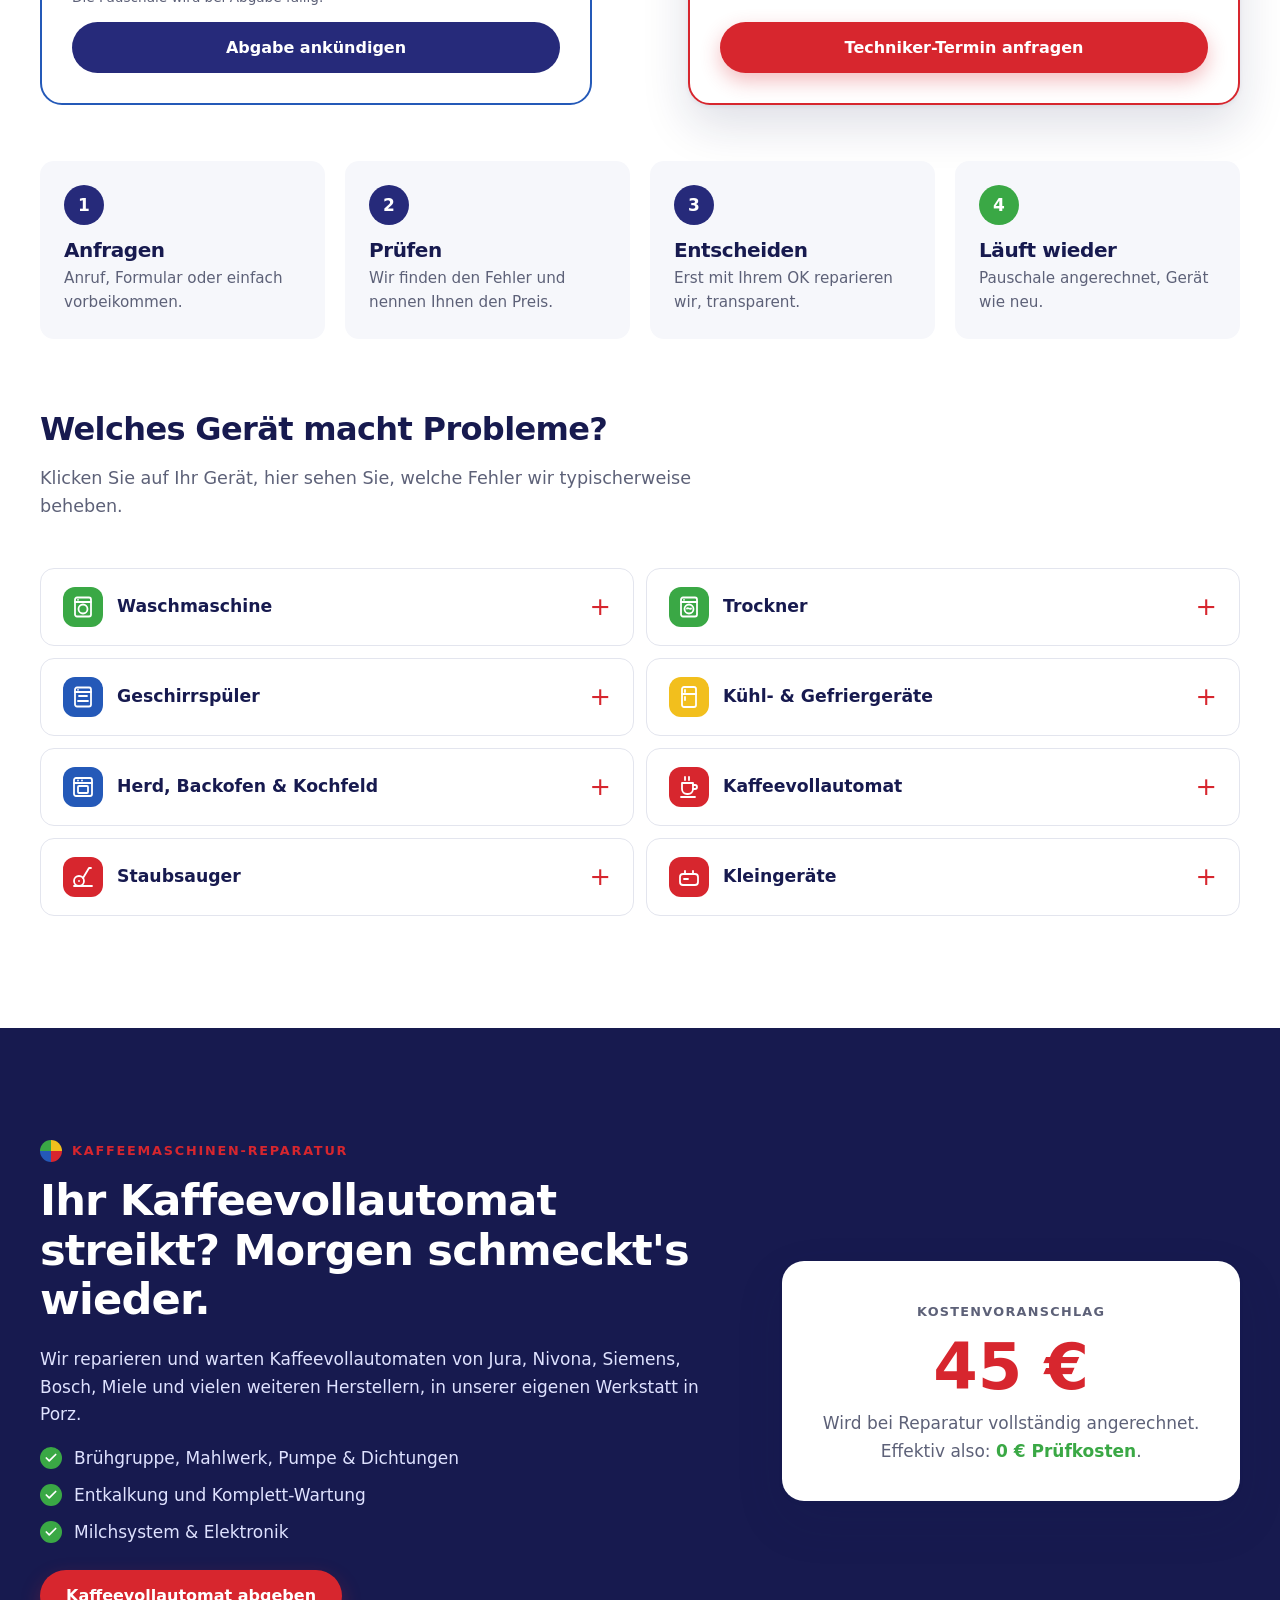
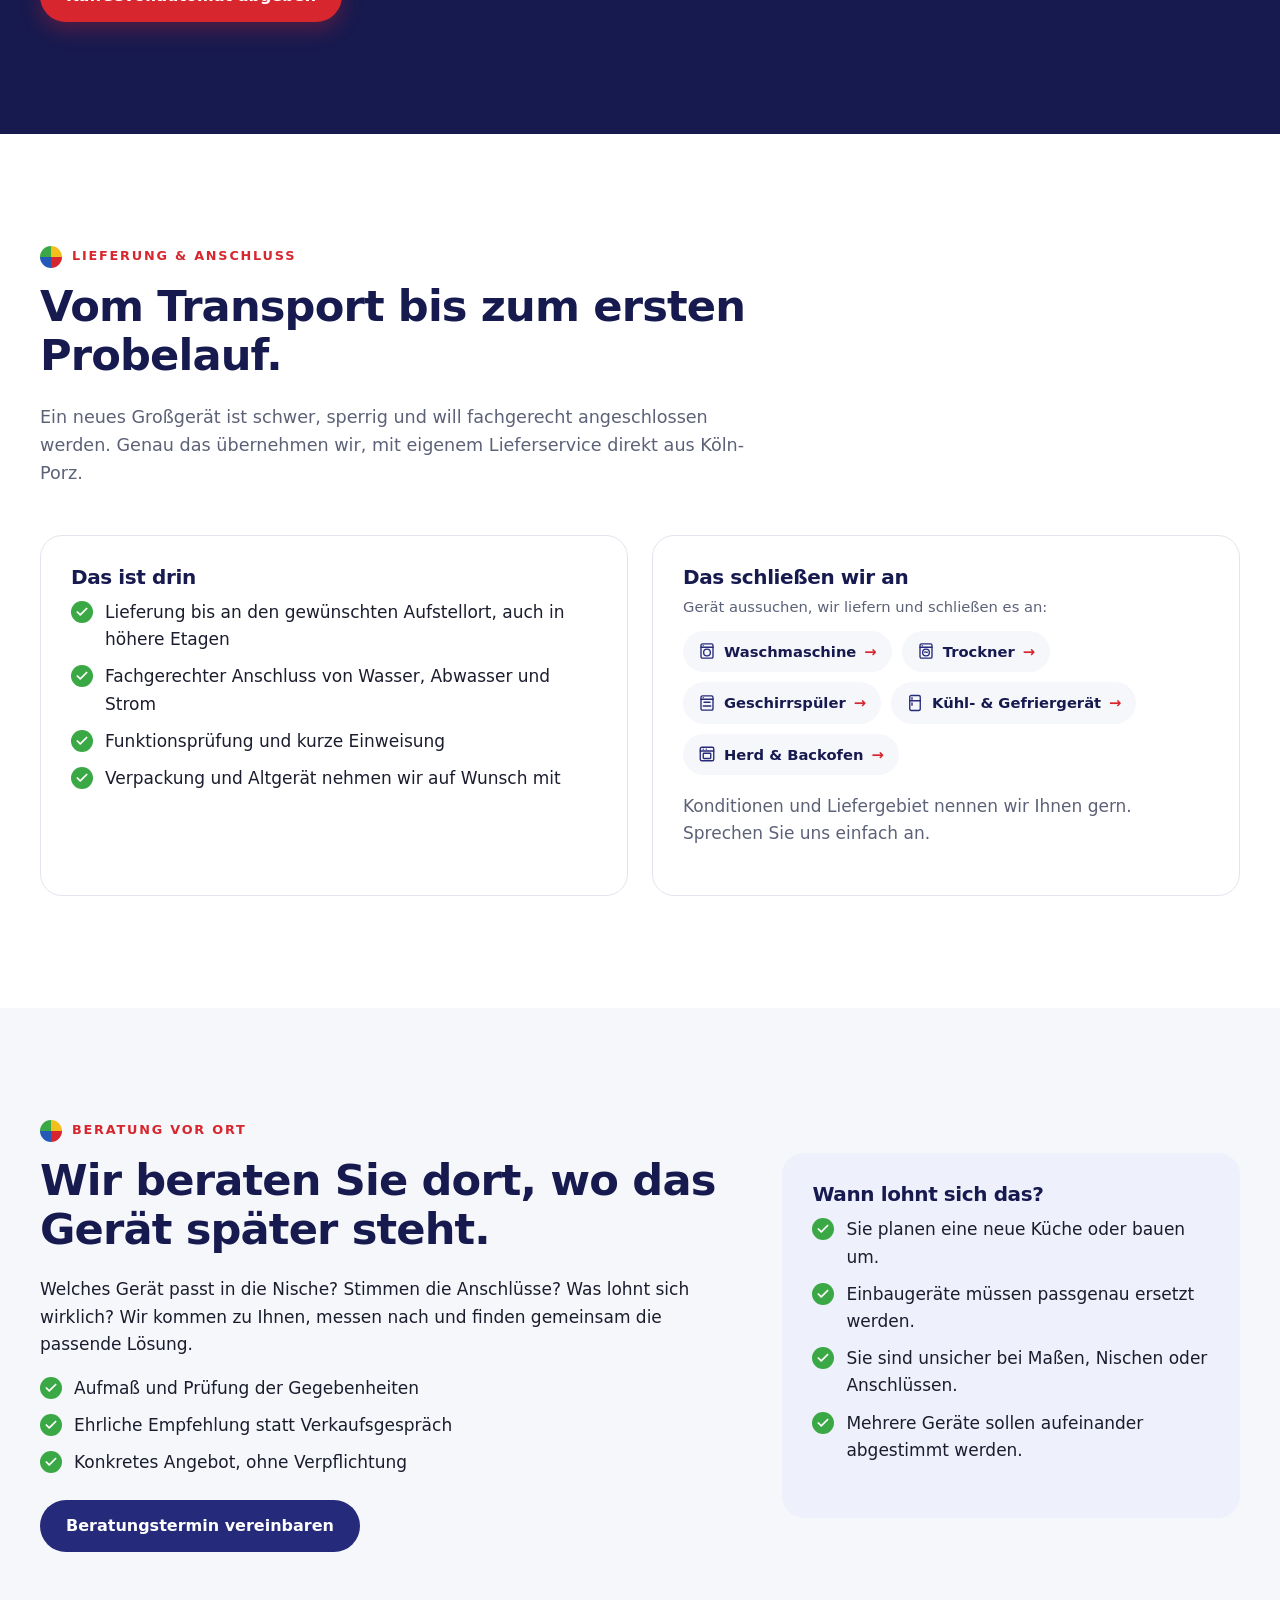
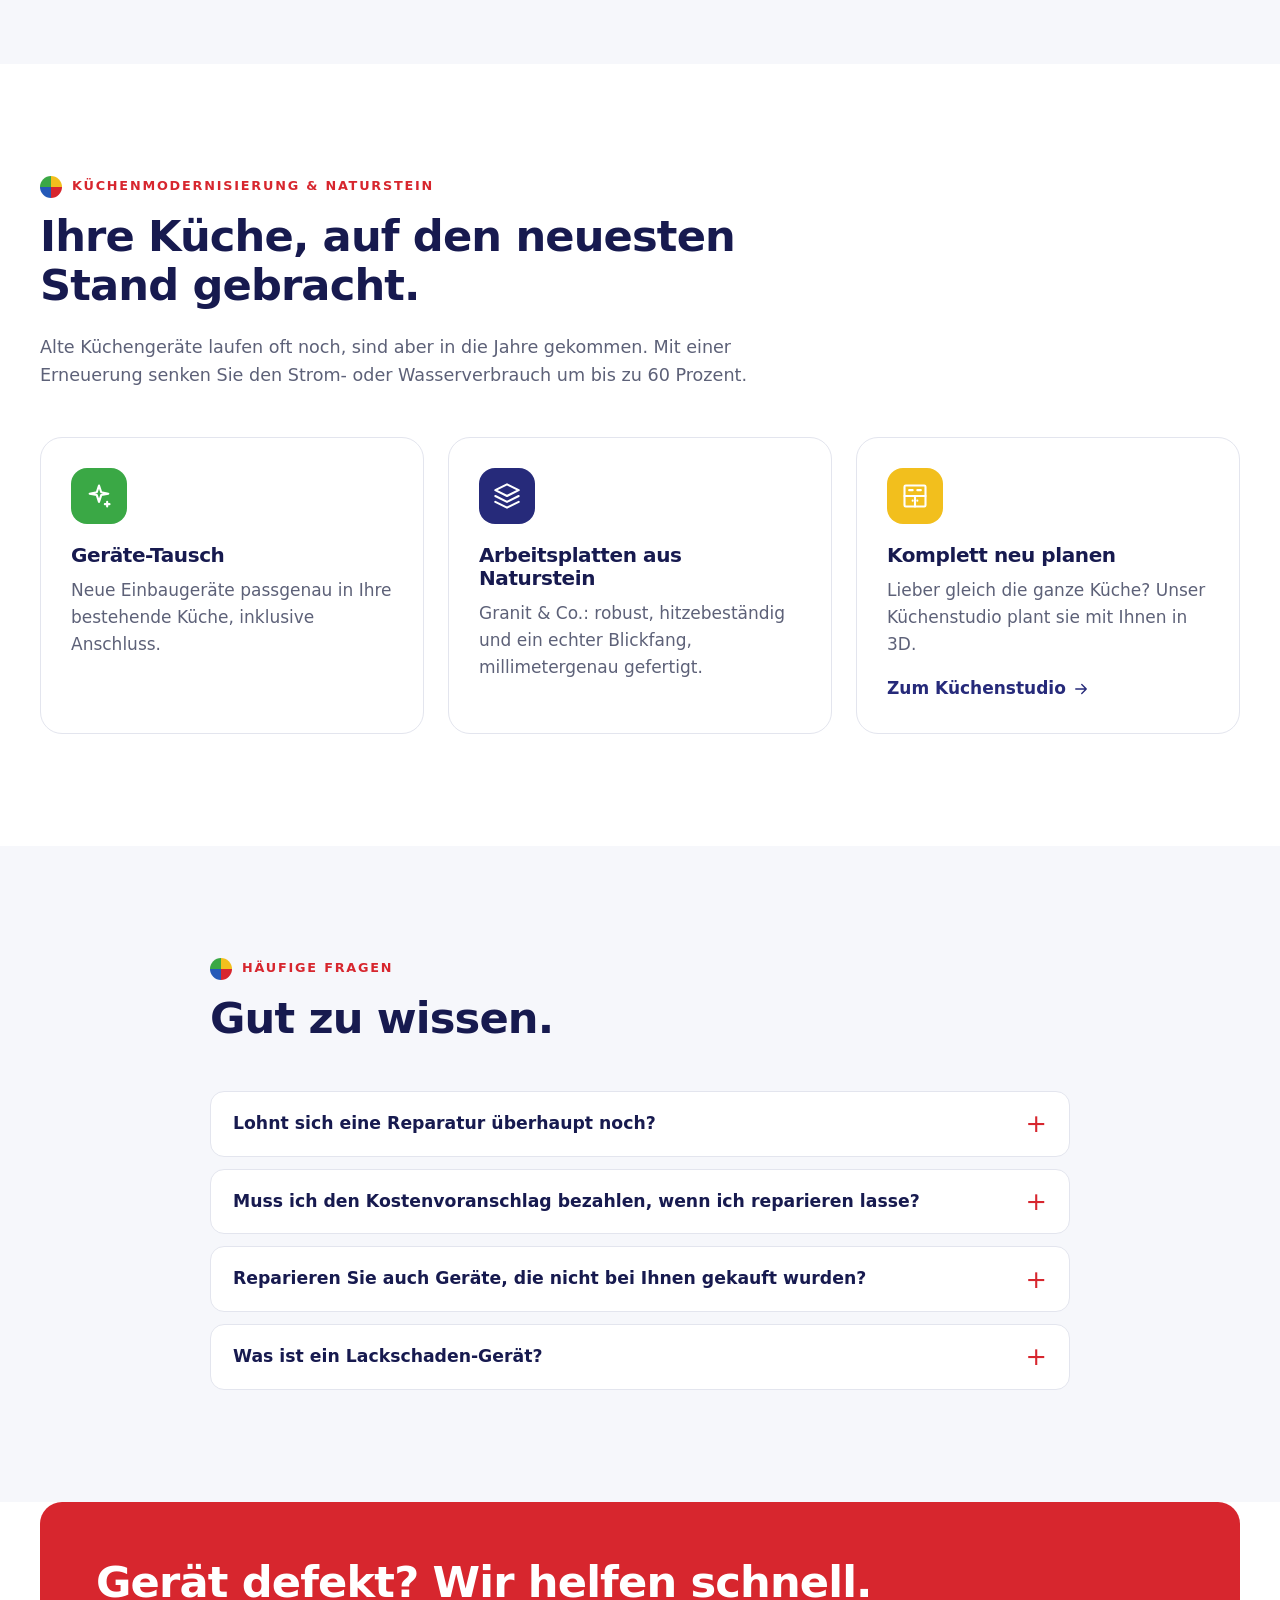
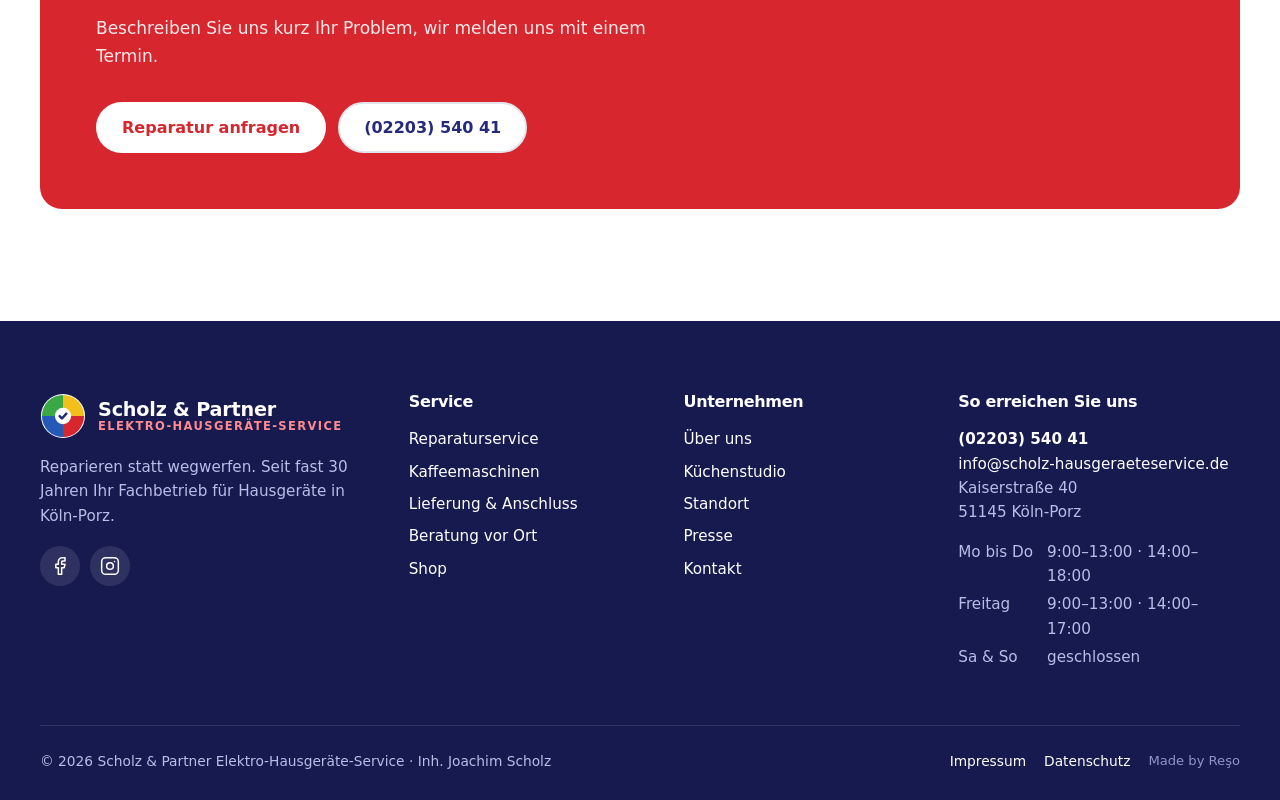
<file: service/index.html>
<!DOCTYPE html>
<html lang="de">
<head>
  <meta charset="utf-8">
  <meta name="viewport" content="width=device-width, initial-scale=1">
  <title>Service: Reparatur, Lieferung &amp; Anschluss in Köln-Porz, Scholz &amp; Partner</title>
  <meta name="description" content="Hausgeräte-Reparatur im Geschäft oder bei Ihnen zu Hause: Kostenvoranschlag ab 25 €, wird angerechnet. Dazu Kaffeemaschinen-Reparatur, Lieferung & Anschluss, Beratung vor Ort und Küchenmodernisierung.">
  <link rel="canonical" href="https://scholz-hausgeraeteservice.de/service/">
  <meta name="theme-color" content="#262a7a">
  <link rel="icon" href="/assets/img/favicon.svg" type="image/svg+xml">
  <link rel="stylesheet" href="/assets/css/main.css">
  <link rel="stylesheet" href="/service/style.css">
</head>
<body data-page="service">
<div id="site-header"></div>

<main>
  <section class="page-hero">
    <div class="container">
      <nav class="breadcrumb"><a href="/home/">Home</a> / Service</nav>
      <span class="eyebrow">Unser Service</span>
      <h1>Wir kümmern uns.<br>Von der Diagnose bis zum Anschluss.</h1>
      <p>Reparatur in unserer Werkstatt oder bei Ihnen zu Hause, Lieferung und Anschluss neuer Geräte, Beratung vor Ort, alles aus einer Hand, mitten in Köln-Porz.</p>
      <div class="jump">
        <a href="#reparatur" data-icon="wrench">Reparatur</a>
        <a href="#kaffee" data-icon="coffee">Kaffeemaschinen</a>
        <a href="#lieferung" data-icon="truck">Lieferung &amp; Anschluss</a>
        <a href="#beratung" data-icon="home">Beratung vor Ort</a>
        <a href="#kueche" data-icon="kitchen">Küche &amp; Naturstein</a>
      </div>
    </div>
  </section>

  <!-- ============ REPARATUR ============ -->
  <section class="section" id="reparatur">
    <div class="container">
      <div class="section-head">
        <span class="eyebrow">Reparaturservice</span>
        <h2>Reparieren statt wegwerfen.</h2>
        <p>Ein kaputtes Gerät bedeutet nicht gleich eine Neuanschaffung. Sie entscheiden, wo repariert wird, die Prüfpauschale wird bei Auftrag in beiden Fällen voll angerechnet.</p>
      </div>

      <!-- Direkter Vergleich: Geschäft vs. Zuhause -->
      <div class="compare">
        <article class="plan plan--instore reveal">
          <div class="plan__head c-blue"><div class="icon-bubble" data-icon="store"></div>
            <div><span class="plan__tag">Im Geschäft</span><h3>Sie bringen das Gerät vorbei</h3></div></div>
          <p class="plan__ideal"><strong>Ideal für:</strong> Kaffeevollautomaten, Kleingeräte, Mikrowellen &amp; alles, was sich gut tragen lässt.</p>
          <ul class="prices">
            <li><span>Kostenvoranschlag Kleingeräte</span><strong>25 €</strong></li>
            <li><span>Kostenvoranschlag Elektrogeräte</span><strong>35 €</strong></li>
            <li class="hl"><span>Kostenvoranschlag Kaffeevollautomat</span><strong>45 €</strong></li>
          </ul>
          <ul class="check-list">
            <li>Erstmalige Inaugenscheinnahme &amp; Funktionsprüfung</li>
            <li>Reparatur in unserer eigenen Werkstatt</li>
            <li>Betrag wird bei Reparatur voll angerechnet</li>
          </ul>
          <p class="plan__note">Die Pauschale wird bei Abgabe fällig.</p>
          <a class="btn btn--navy btn--block" href="/kontakt/?anliegen=reparatur&amp;ort=geschaeft">Abgabe ankündigen</a>
        </article>

        <div class="compare__vs" aria-hidden="true">oder</div>

        <article class="plan plan--featured reveal">
          <span class="plan__ribbon">Für Großgeräte</span>
          <div class="plan__head c-red"><div class="icon-bubble" data-icon="home"></div>
            <div><span class="plan__tag">Vor Ort</span><h3>Wir kommen zu Ihnen nach Hause</h3></div></div>
          <p class="plan__ideal"><strong>Ideal für:</strong> Waschmaschine, Trockner, Geschirrspüler, Kühlschrank, Herd &amp; Einbaugeräte.</p>
          <ul class="prices">
            <li class="hl"><span>Pauschale A · innerhalb Köln-Porz</span><strong>79 €</strong></li>
            <li><span>Pauschale B · außerhalb Köln-Porz</span><strong>99 €</strong></li>
          </ul>
          <ul class="check-list">
            <li>Anfahrt, Fahrzeug &amp; Techniker inklusive</li>
            <li>Prüfung + kleinere Reparaturen direkt vor Ort</li>
            <li>Betrag wird bei Reparatur oder Ersatzgerät angerechnet</li>
          </ul>
          <p class="plan__note">Kein Schleppen, kein Transport, wir bringen Werkzeug und Ersatzteile mit.</p>
          <a class="btn btn--red btn--block" href="/kontakt/?anliegen=reparatur&amp;ort=vor-ort">Techniker-Termin anfragen</a>
        </article>
      </div>

      <!-- Prozess -->
      <ol class="steps">
        <li class="reveal"><span>1</span><h3>Anfragen</h3><p>Anruf, Formular oder einfach vorbeikommen.</p></li>
        <li class="reveal"><span>2</span><h3>Prüfen</h3><p>Wir finden den Fehler und nennen Ihnen den Preis.</p></li>
        <li class="reveal"><span>3</span><h3>Entscheiden</h3><p>Erst mit Ihrem OK reparieren wir, transparent.</p></li>
        <li class="reveal"><span>4</span><h3>Läuft wieder</h3><p>Pauschale angerechnet, Gerät wie neu.</p></li>
      </ol>

      <!-- Unterbereiche zum Aufklappen -->
      <div class="section-head" style="margin-top:72px">
        <h2 style="font-size:clamp(1.5rem,2.6vw,2rem)">Welches Gerät macht Probleme?</h2>
        <p>Klicken Sie auf Ihr Gerät, hier sehen Sie, welche Fehler wir typischerweise beheben.</p>
      </div>
      <div class="acc" id="geraete">
        <details class="c-green"><summary><span class="acc__ico" data-icon="washer"></span>Waschmaschine</summary>
          <div><ul class="check-list"><li>Pumpt nicht ab / bleibt voll Wasser</li><li>Schleudert nicht oder ist sehr laut</li><li>Tür lässt sich nicht öffnen</li><li>Undicht, Fehlercode, startet nicht</li></ul><a class="link-arrow" href="/kontakt/?anliegen=reparatur&amp;geraet=Waschmaschine">Reparatur anfragen <span data-icon="arrow"></span></a></div></details>
        <details class="c-green"><summary><span class="acc__ico" data-icon="dryer"></span>Trockner</summary>
          <div><ul class="check-list"><li>Wird nicht warm / trocknet nicht</li><li>Trommel dreht sich nicht</li><li>Kondenswasser-Probleme, Fehlermeldung</li></ul><a class="link-arrow" href="/kontakt/?anliegen=reparatur&amp;geraet=Trockner">Reparatur anfragen <span data-icon="arrow"></span></a></div></details>
        <details class="c-blue"><summary><span class="acc__ico" data-icon="dishwasher"></span>Geschirrspüler</summary>
          <div><ul class="check-list"><li>Pumpt nicht ab, Wasser bleibt stehen</li><li>Spült nicht mehr sauber</li><li>Heizt nicht, Aquastop ausgelöst</li></ul><a class="link-arrow" href="/kontakt/?anliegen=reparatur&amp;geraet=Geschirrsp%C3%BCler">Reparatur anfragen <span data-icon="arrow"></span></a></div></details>
        <details class="c-yellow"><summary><span class="acc__ico" data-icon="fridge"></span>Kühl- &amp; Gefriergeräte</summary>
          <div><ul class="check-list"><li>Kühlt nicht mehr oder zu stark</li><li>Starke Vereisung, Wasser im Gerät</li><li>Brummt laut, Dichtung defekt</li></ul><a class="link-arrow" href="/kontakt/?anliegen=reparatur&amp;geraet=K%C3%BChlschrank">Reparatur anfragen <span data-icon="arrow"></span></a></div></details>
        <details class="c-blue"><summary><span class="acc__ico" data-icon="oven"></span>Herd, Backofen &amp; Kochfeld</summary>
          <div><ul class="check-list"><li>Wird nicht heiß, einzelne Platten ohne Funktion</li><li>Sicherung fliegt raus</li><li>Türdichtung, Scharniere, Beleuchtung</li></ul><a class="link-arrow" href="/kontakt/?anliegen=reparatur&amp;geraet=Herd%20%2F%20Backofen">Reparatur anfragen <span data-icon="arrow"></span></a></div></details>
        <details class="c-red"><summary><span class="acc__ico" data-icon="coffee"></span>Kaffeevollautomat</summary>
          <div><ul class="check-list"><li>Kein Kaffee, tröpfelt, Brühgruppe hängt</li><li>Mahlwerk blockiert, Milchsystem streikt</li><li>Entkalkung &amp; Wartung</li></ul><a class="link-arrow" href="#kaffee">Mehr zur Kaffeemaschinen-Reparatur <span data-icon="arrow"></span></a></div></details>
        <details class="c-red"><summary><span class="acc__ico" data-icon="vacuum"></span>Staubsauger</summary>
          <div><ul class="check-list"><li>Saugleistung lässt nach</li><li>Kabelaufwicklung, Schalter, Motor</li></ul><a class="link-arrow" href="/kontakt/?anliegen=reparatur&amp;geraet=Staubsauger">Reparatur anfragen <span data-icon="arrow"></span></a></div></details>
        <details class="c-red"><summary><span class="acc__ico" data-icon="small"></span>Kleingeräte</summary>
          <div><ul class="check-list"><li>Toaster, Wasserkocher, Küchenmaschine &amp; Co.</li><li>Geht nicht mehr an, Kabel oder Schalter defekt</li></ul><a class="link-arrow" href="/kontakt/?anliegen=reparatur&amp;geraet=Kleinger%C3%A4t">Reparatur anfragen <span data-icon="arrow"></span></a></div></details>
      </div>
    </div>
  </section>

  <!-- ============ KAFFEE ============ -->
  <section class="section section--navy" id="kaffee">
    <div class="container split">
      <div>
        <span class="eyebrow">Kaffeemaschinen-Reparatur</span>
        <h2>Ihr Kaffeevollautomat streikt? Morgen schmeckt's wieder.</h2>
        <p>Wir reparieren und warten Kaffeevollautomaten von Jura, Nivona, Siemens, Bosch, Miele und vielen weiteren Herstellern, in unserer eigenen Werkstatt in Porz.</p>
        <ul class="check-list light">
          <li>Brühgruppe, Mahlwerk, Pumpe &amp; Dichtungen</li>
          <li>Entkalkung und Komplett-Wartung</li>
          <li>Milchsystem &amp; Elektronik</li>
        </ul>
        <a class="btn btn--red" href="/kontakt/?anliegen=reparatur&amp;geraet=Kaffeevollautomat">Kaffeevollautomat abgeben</a>
      </div>
      <div class="price-card reveal">
        <span>Kostenvoranschlag</span>
        <strong>45 €</strong>
        <p>Wird bei Reparatur vollständig angerechnet.<br>Effektiv also: <b>0 € Prüfkosten</b>.</p>
      </div>
    </div>
  </section>

  <!-- ============ LIEFERUNG ============ -->
  <section class="section" id="lieferung">
    <div class="container">
      <div class="section-head">
        <span class="eyebrow">Lieferung &amp; Anschluss</span>
        <h2>Vom Transport bis zum ersten Probelauf.</h2>
        <p>Ein neues Großgerät ist schwer, sperrig und will fachgerecht angeschlossen werden. Genau das übernehmen wir, mit eigenem Lieferservice direkt aus Köln-Porz.</p>
      </div>
      <div class="grid grid-2 split-cards">
        <div class="card">
          <h3>Das ist drin</h3>
          <ul class="check-list">
            <li>Lieferung bis an den gewünschten Aufstellort, auch in höhere Etagen</li>
            <li>Fachgerechter Anschluss von Wasser, Abwasser und Strom</li>
            <li>Funktionsprüfung und kurze Einweisung</li>
            <li>Verpackung und Altgerät nehmen wir auf Wunsch mit</li>
          </ul>
        </div>
        <div class="card">
          <h3>Das schließen wir an</h3>
          <p class="chips-hint">Gerät aussuchen, wir liefern und schließen es an:</p>
          <div class="device-chips">
            <a href="/shop/?kategorie=waschmaschinen" data-icon="washer">Waschmaschine</a><a href="/shop/?kategorie=trockner" data-icon="dryer">Trockner</a><a href="/shop/?kategorie=geschirrspueler" data-icon="dishwasher">Geschirrspüler</a>
            <a href="/shop/?kategorie=kuehlschraenke" data-icon="fridge">Kühl- &amp; Gefriergerät</a><a href="/shop/?kategorie=herde" data-icon="oven">Herd &amp; Backofen</a>
          </div>
          <p style="margin-top:18px">Konditionen und Liefergebiet nennen wir Ihnen gern. Sprechen Sie uns einfach an.</p>
        </div>
      </div>
    </div>
  </section>

  <!-- ============ BERATUNG VOR ORT ============ -->
  <section class="section section--soft" id="beratung">
    <div class="container split">
      <div>
        <span class="eyebrow">Beratung vor Ort</span>
        <h2>Wir beraten Sie dort, wo das Gerät später steht.</h2>
        <p>Welches Gerät passt in die Nische? Stimmen die Anschlüsse? Was lohnt sich wirklich? Wir kommen zu Ihnen, messen nach und finden gemeinsam die passende Lösung.</p>
        <ul class="check-list">
          <li>Aufmaß und Prüfung der Gegebenheiten</li>
          <li>Ehrliche Empfehlung statt Verkaufsgespräch</li>
          <li>Konkretes Angebot, ohne Verpflichtung</li>
        </ul>
        <a class="btn btn--navy" href="/kontakt/?anliegen=beratung">Beratungstermin vereinbaren</a>
      </div>
      <div class="card when">
        <h3>Wann lohnt sich das?</h3>
        <ul class="check-list">
          <li>Sie planen eine neue Küche oder bauen um.</li>
          <li>Einbaugeräte müssen passgenau ersetzt werden.</li>
          <li>Sie sind unsicher bei Maßen, Nischen oder Anschlüssen.</li>
          <li>Mehrere Geräte sollen aufeinander abgestimmt werden.</li>
        </ul>
      </div>
    </div>
  </section>

  <!-- ============ KÜCHE ============ -->
  <section class="section" id="kueche">
    <div class="container">
      <div class="section-head">
        <span class="eyebrow">Küchenmodernisierung &amp; Naturstein</span>
        <h2>Ihre Küche, auf den neuesten Stand gebracht.</h2>
        <p>Alte Küchengeräte laufen oft noch, sind aber in die Jahre gekommen. Mit einer Erneuerung senken Sie den Strom- oder Wasserverbrauch um bis zu 60 Prozent.</p>
      </div>
      <div class="grid grid-3">
        <div class="card c-green reveal"><div class="icon-bubble" data-icon="sparkle"></div><h3>Geräte-Tausch</h3><p>Neue Einbaugeräte passgenau in Ihre bestehende Küche, inklusive Anschluss.</p></div>
        <div class="card c-navy reveal"><div class="icon-bubble" data-icon="layers"></div><h3>Arbeitsplatten aus Naturstein</h3><p>Granit &amp; Co.: robust, hitzebeständig und ein echter Blickfang, millimetergenau gefertigt.</p></div>
        <div class="card c-yellow reveal"><div class="icon-bubble" data-icon="kitchen"></div><h3>Komplett neu planen</h3><p>Lieber gleich die ganze Küche? Unser Küchenstudio plant sie mit Ihnen in 3D.</p><a class="link-arrow" href="/ueber-uns/#kuechenstudio">Zum Küchenstudio <span data-icon="arrow"></span></a></div>
      </div>
    </div>
  </section>

  <!-- ============ FAQ ============ -->
  <section class="section section--soft">
    <div class="container faq">
      <div class="section-head"><span class="eyebrow">Häufige Fragen</span><h2>Gut zu wissen.</h2></div>
      <div class="acc">
        <details><summary>Lohnt sich eine Reparatur überhaupt noch?</summary><div><p>Oft ja, gerade bei hochwertigen Geräten. Nach der Prüfung sagen wir Ihnen ehrlich, ob sich die Reparatur lohnt oder ein neues Gerät die bessere Wahl ist. Entscheiden Sie sich für ein Neugerät bei uns, wird die Pauschale ebenfalls angerechnet.</p></div></details>
        <details><summary>Muss ich den Kostenvoranschlag bezahlen, wenn ich reparieren lasse?</summary><div><p>Die Pauschale wird bei Abgabe bzw. beim Termin fällig, und bei einer Reparatur durch uns vollständig auf die Endrechnung angerechnet.</p></div></details>
        <details><summary>Reparieren Sie auch Geräte, die nicht bei Ihnen gekauft wurden?</summary><div><p>Selbstverständlich. Wir reparieren Geräte aller gängigen Marken, egal, wo Sie sie gekauft haben.</p></div></details>
        <details><summary>Was ist ein Lackschaden-Gerät?</summary><div><p>Ein neues Gerät mit kleinem optischem Makel, z. B. einem Kratzer oder einer Delle, technisch einwandfrei, aber deutlich günstiger. <a href="/shop/?zustand=lackschaden">Aktuelle Lackschaden-Geräte ansehen</a>.</p></div></details>
      </div>
    </div>
  </section>

  <section class="section" style="padding-top:0">
    <div class="container">
      <div class="cta-band">
        <div><h2>Gerät defekt? Wir helfen schnell.</h2><p>Beschreiben Sie uns kurz Ihr Problem, wir melden uns mit einem Termin.</p></div>
        <div class="cta-band__actions"><a class="btn btn--white" href="/kontakt/?anliegen=reparatur">Reparatur anfragen</a><a class="btn btn--ghost" data-phone href="#"></a></div>
      </div>
    </div>
  </section>
</main>

<div id="site-footer"></div>
<script src="/assets/js/main.js"></script>
<script src="/service/script.js"></script>
</body>
</html>
</file>
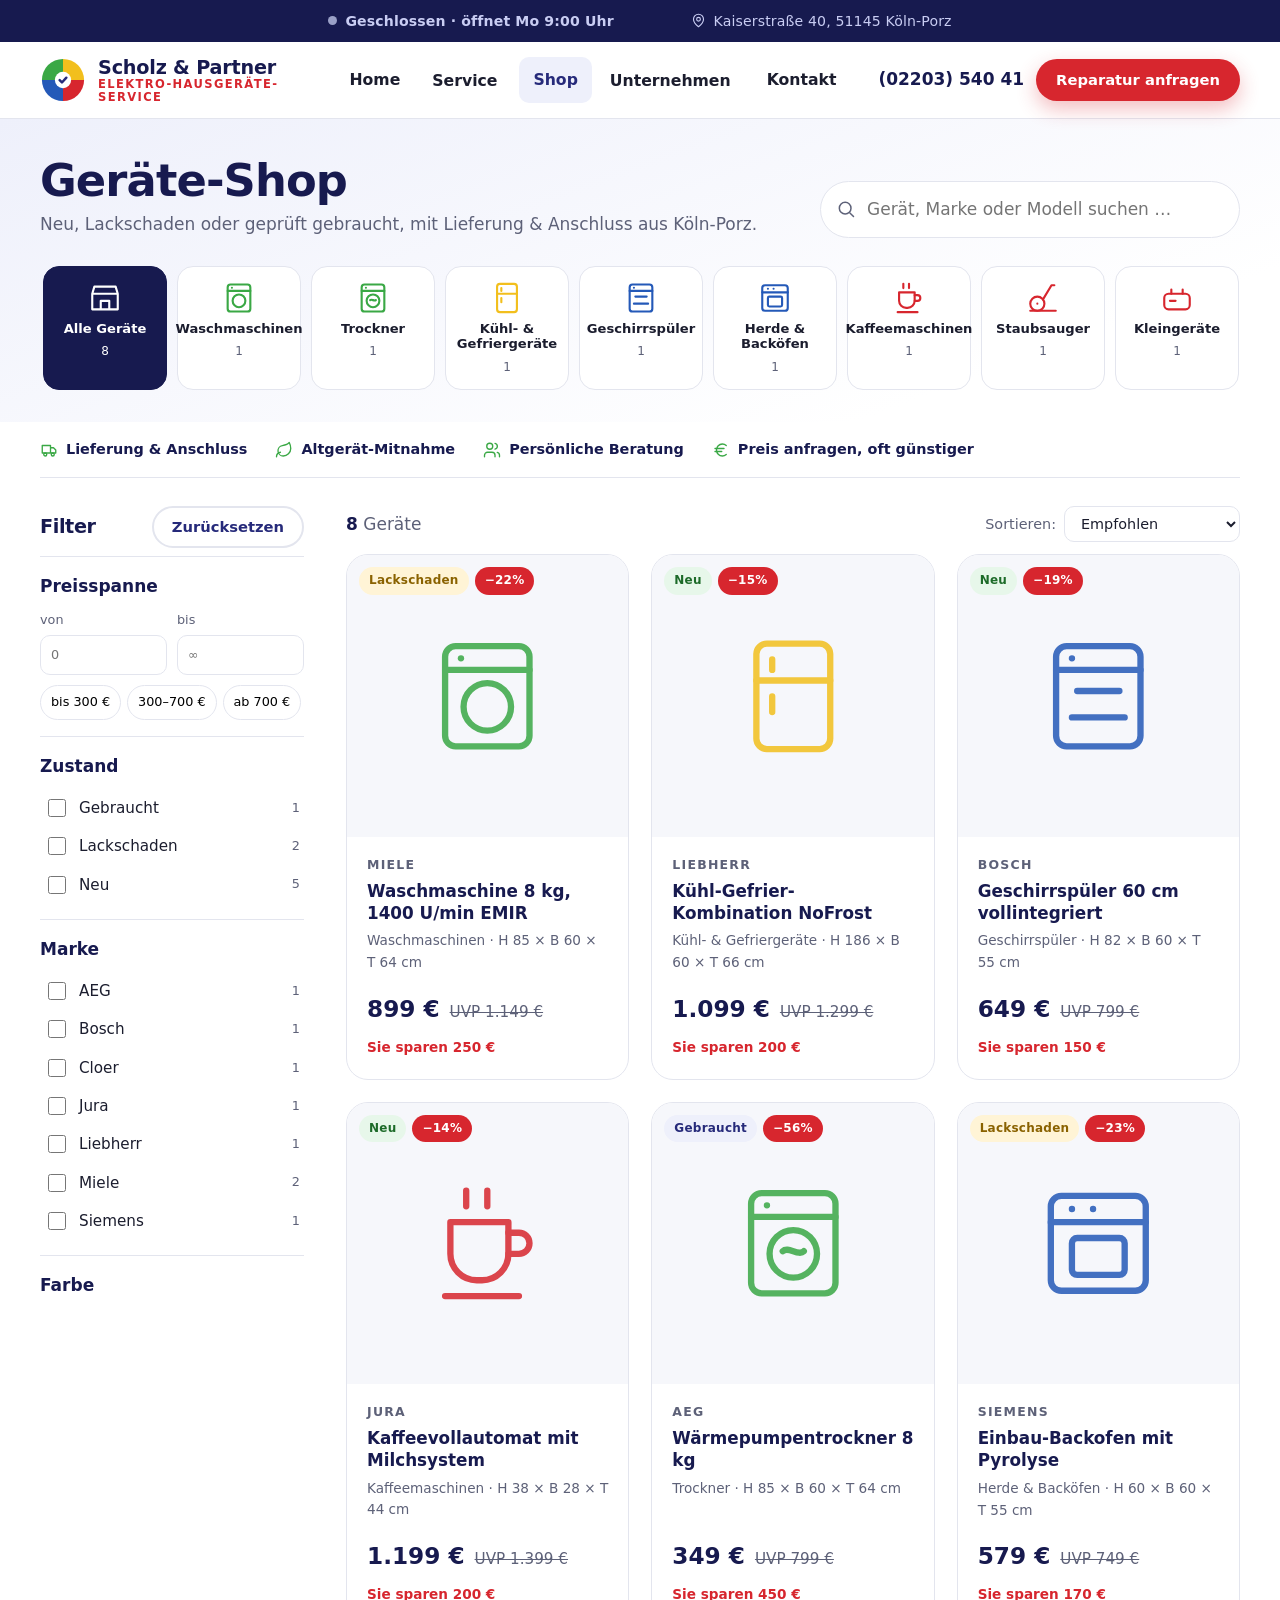
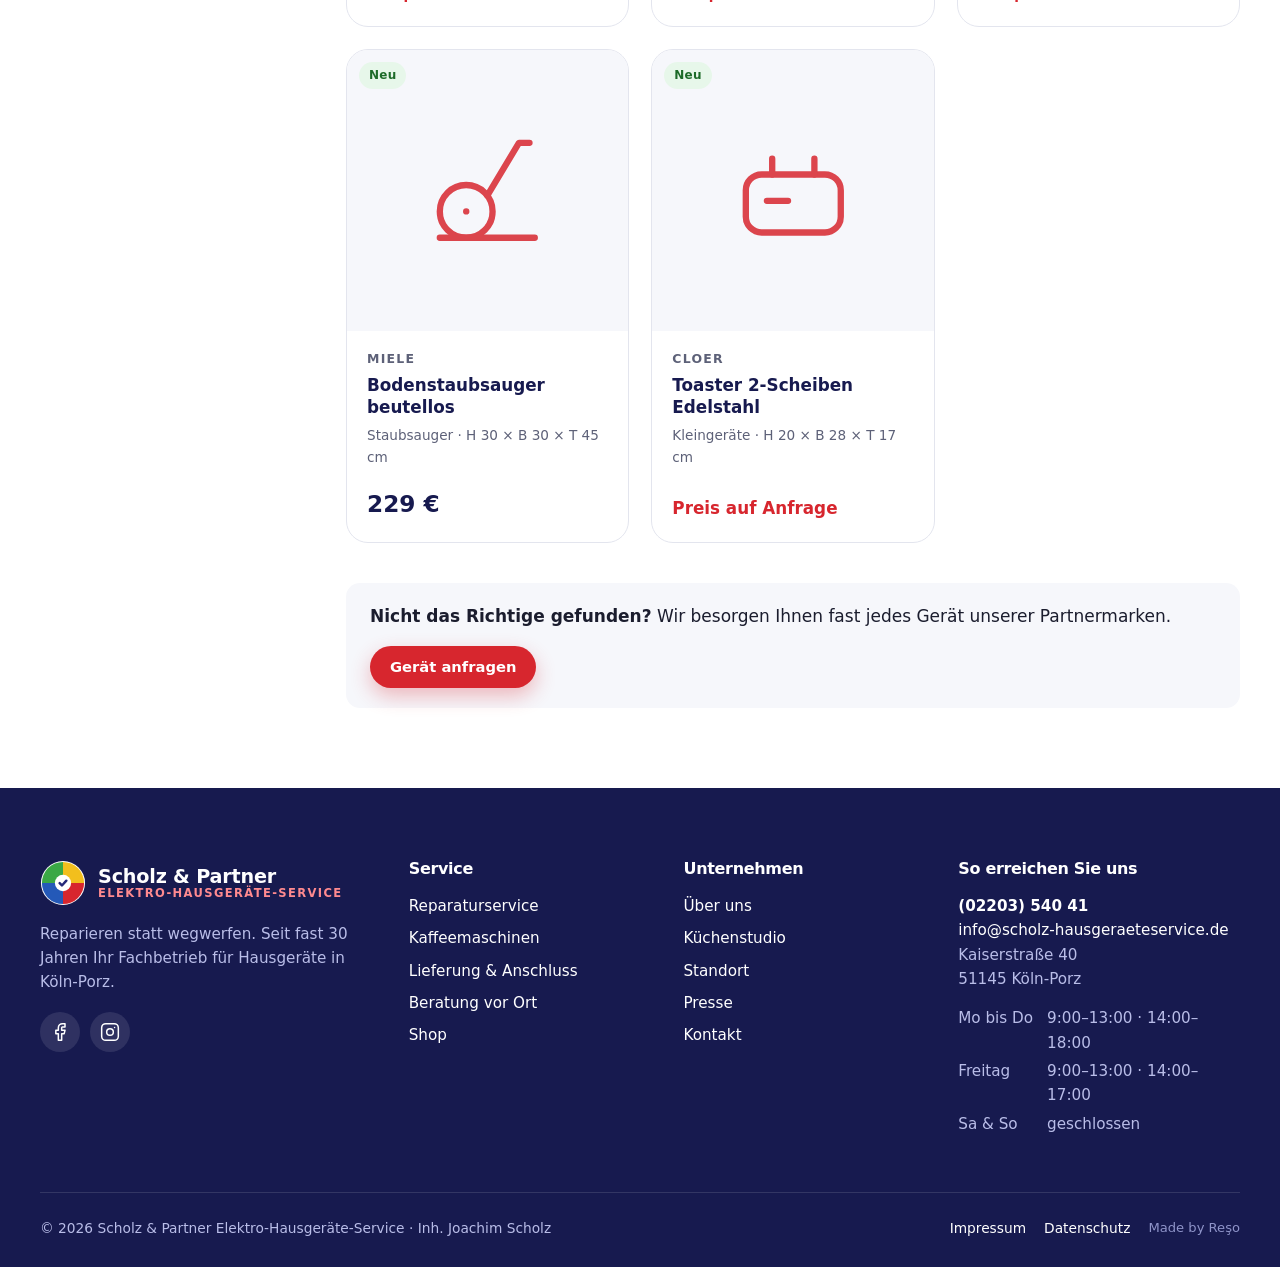
<file: shop/index.html>
<!DOCTYPE html>
<html lang="de">
<head>
  <meta charset="utf-8">
  <meta name="viewport" content="width=device-width, initial-scale=1">
  <title>Shop: Neu-, Lackschaden- &amp; Gebrauchtgeräte, Scholz &amp; Partner Köln-Porz</title>
  <meta name="description" content="Waschmaschinen, Kühlschränke, Geschirrspüler, Kaffeevollautomaten & mehr, neu, mit Lackschaden oder geprüft gebraucht. Mit Lieferung, Anschluss und Altgerätemitnahme in Köln.">
  <link rel="canonical" href="https://scholz-hausgeraeteservice.de/shop/">
  <meta name="theme-color" content="#262a7a">
  <link rel="icon" href="/assets/img/favicon.svg" type="image/svg+xml">
  <link rel="stylesheet" href="/assets/css/main.css">
  <link rel="stylesheet" href="/shop/style.css">
</head>
<body data-page="shop">
<div id="site-header"></div>

<main>
  <section class="shop-hero">
    <div class="container">
      <nav class="breadcrumb"><a href="/home/">Home</a> / Shop</nav>
      <div class="shop-hero__row">
        <div>
          <h1>Geräte-Shop</h1>
          <p>Neu, Lackschaden oder geprüft gebraucht, mit Lieferung &amp; Anschluss aus Köln-Porz.</p>
        </div>
        <label class="search"><span data-icon="search"></span><span class="sr-only">Suche</span>
          <input type="search" id="q" placeholder="Gerät, Marke oder Modell suchen …" autocomplete="off"></label>
      </div>
      <div class="cats" id="cats" role="tablist" aria-label="Gerätekategorien"></div>
    </div>
  </section>

  <div class="perks container">
    <span data-icon="truck">Lieferung &amp; Anschluss</span>
    <span data-icon="leaf">Altgerät-Mitnahme</span>
    <span data-icon="users">Persönliche Beratung</span>
    <span data-icon="euro">Preis anfragen, oft günstiger</span>
  </div>

  <section class="container shop">
    <aside class="filters" id="filters" aria-label="Filter">
      <div class="filters__head"><h2>Filter</h2><button class="btn btn--ghost btn--sm" type="button" id="reset">Zurücksetzen</button>
        <button class="filters__close" type="button" id="filters-close" aria-label="Filter schließen" data-icon="x"></button></div>

      <fieldset><legend>Preisspanne</legend>
        <div class="range"><label>von<input type="number" id="pmin" min="0" step="10" placeholder="0" inputmode="numeric"></label>
          <label>bis<input type="number" id="pmax" min="0" step="10" placeholder="∞" inputmode="numeric"></label></div>
        <div class="quick-price" id="quick-price">
          <button type="button" data-max="300">bis 300 €</button><button type="button" data-min="300" data-max="700">300–700 €</button><button type="button" data-min="700">ab 700 €</button>
        </div>
      </fieldset>
      <fieldset><legend>Zustand</legend><div class="opts" id="f-condition"></div></fieldset>
      <fieldset><legend>Marke</legend><div class="opts" id="f-brand"></div></fieldset>
      <fieldset><legend>Farbe</legend><div class="opts swatches" id="f-color"></div></fieldset>
      <fieldset><legend>Größe (cm)</legend>
        <div class="range"><label>max. Höhe<input type="number" id="hmax" min="0" placeholder="z. B. 85" inputmode="numeric"></label>
          <label>max. Breite<input type="number" id="wmax" min="0" placeholder="z. B. 60" inputmode="numeric"></label></div>
        <p class="hint">Tipp: Nischenmaß eingeben, wir zeigen nur Geräte, die passen.</p>
      </fieldset>
      <button class="btn btn--navy btn--block filters__apply" type="button" id="filters-apply">Ergebnisse anzeigen</button>
    </aside>

    <div class="results">
      <div class="toolbar">
        <button class="btn btn--ghost btn--sm filters-open" type="button" id="filters-open"><span data-icon="sliders"></span> Filter</button>
        <p id="count" aria-live="polite"></p>
        <label class="sort">Sortieren:
          <select id="sort">
            <option value="empfohlen">Empfohlen</option>
            <option value="ersparnis">Höchste Ersparnis</option>
            <option value="preis-auf">Preis aufsteigend</option>
            <option value="preis-ab">Preis absteigend</option>
            <option value="neu">Neueste zuerst</option>
          </select></label>
      </div>
      <div class="chips" id="chips"></div>
      <div class="product-grid" id="grid"></div>
      <div class="empty" id="empty" hidden>
        <div class="icon-bubble c-red" data-icon="search"></div>
        <h3>Ihr Wunschgerät ist nicht dabei?</h3>
        <p>Kein Problem, wir haben Zugriff auf das komplette Sortiment unserer Partnermarken und besorgen Ihnen fast jedes Gerät. Oft günstiger als online.</p>
        <a class="btn btn--red" href="/kontakt/?anliegen=preisanfrage">Wunschgerät anfragen</a>
      </div>
      <div class="cta-mini">
        <div><strong>Nicht das Richtige gefunden?</strong> Wir besorgen Ihnen fast jedes Gerät unserer Partnermarken.</div>
        <a class="btn btn--red btn--sm" href="/kontakt/?anliegen=preisanfrage">Gerät anfragen</a>
      </div>
    </div>
  </section>
  <div class="filters-backdrop" id="backdrop" hidden></div>
</main>

<div id="site-footer"></div>
<script src="/assets/js/main.js"></script>
<script src="/shop/script.js"></script>
</body>
</html>
</file>
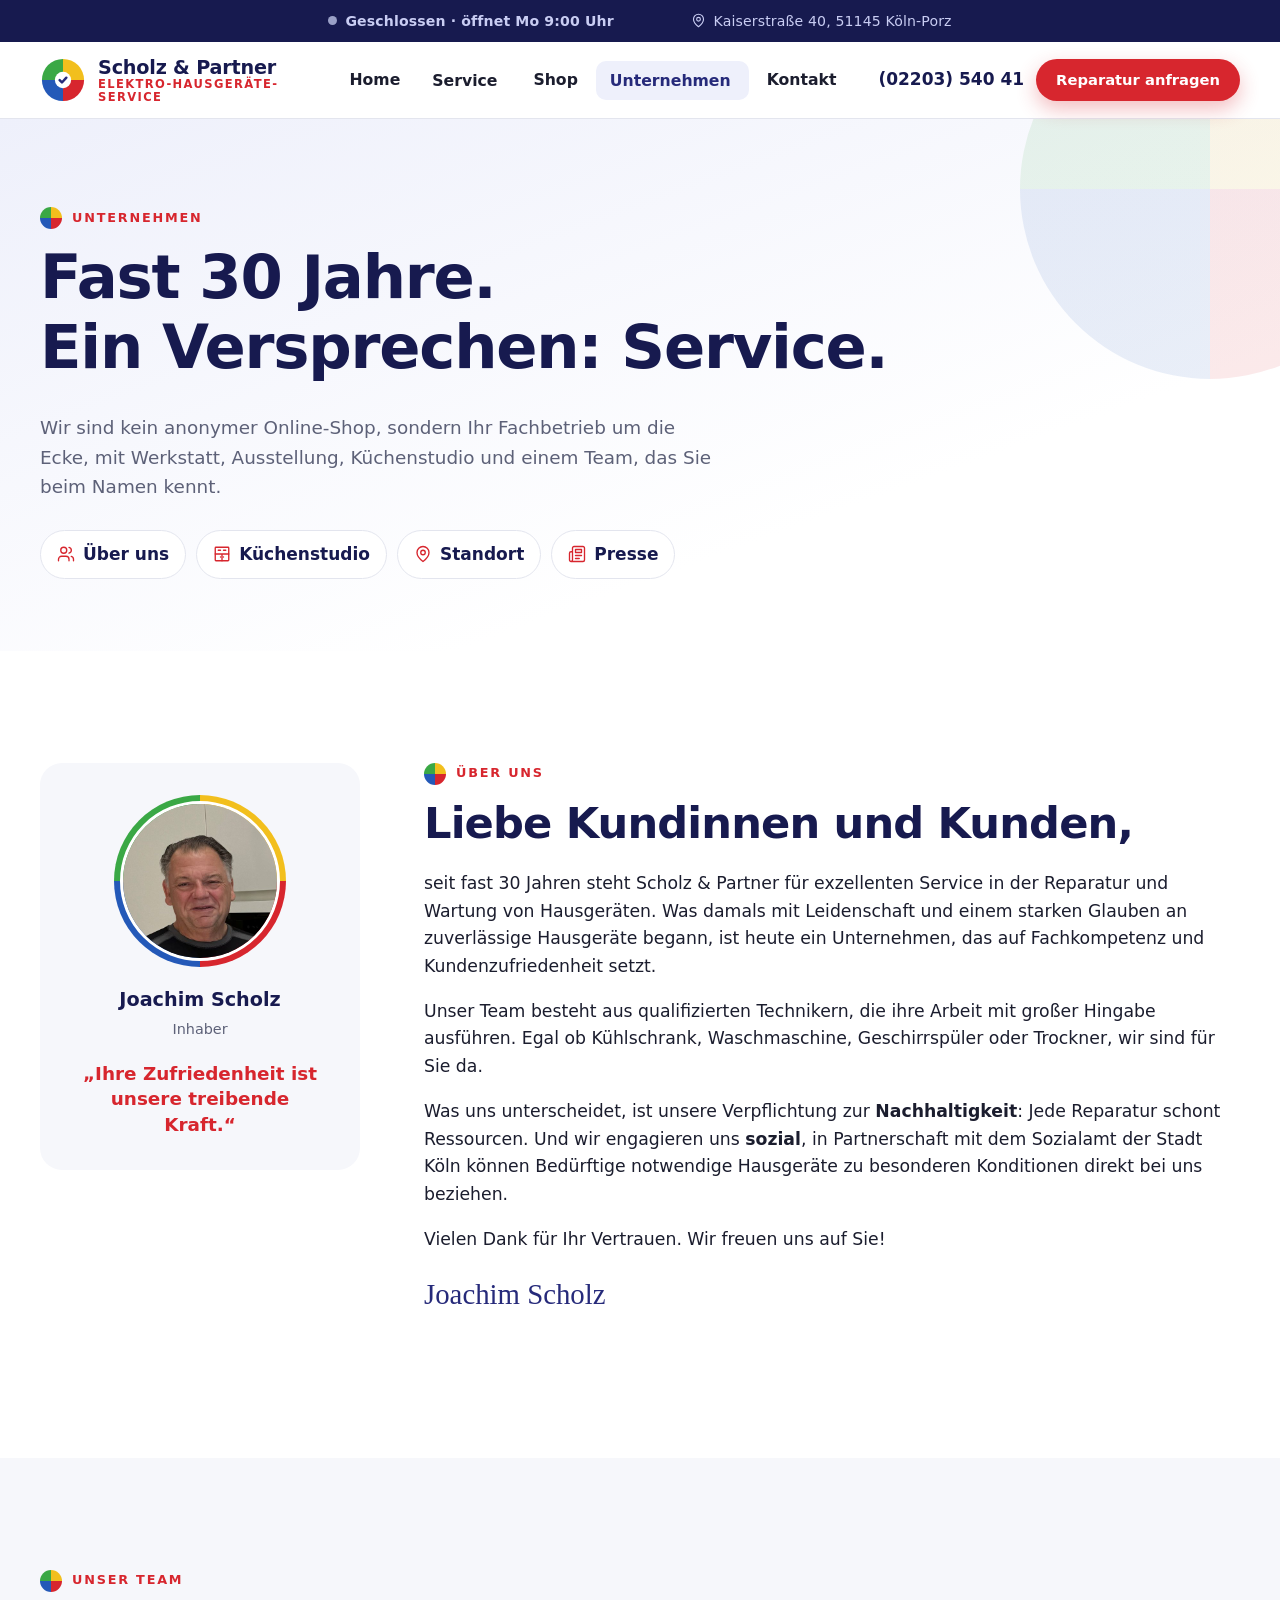
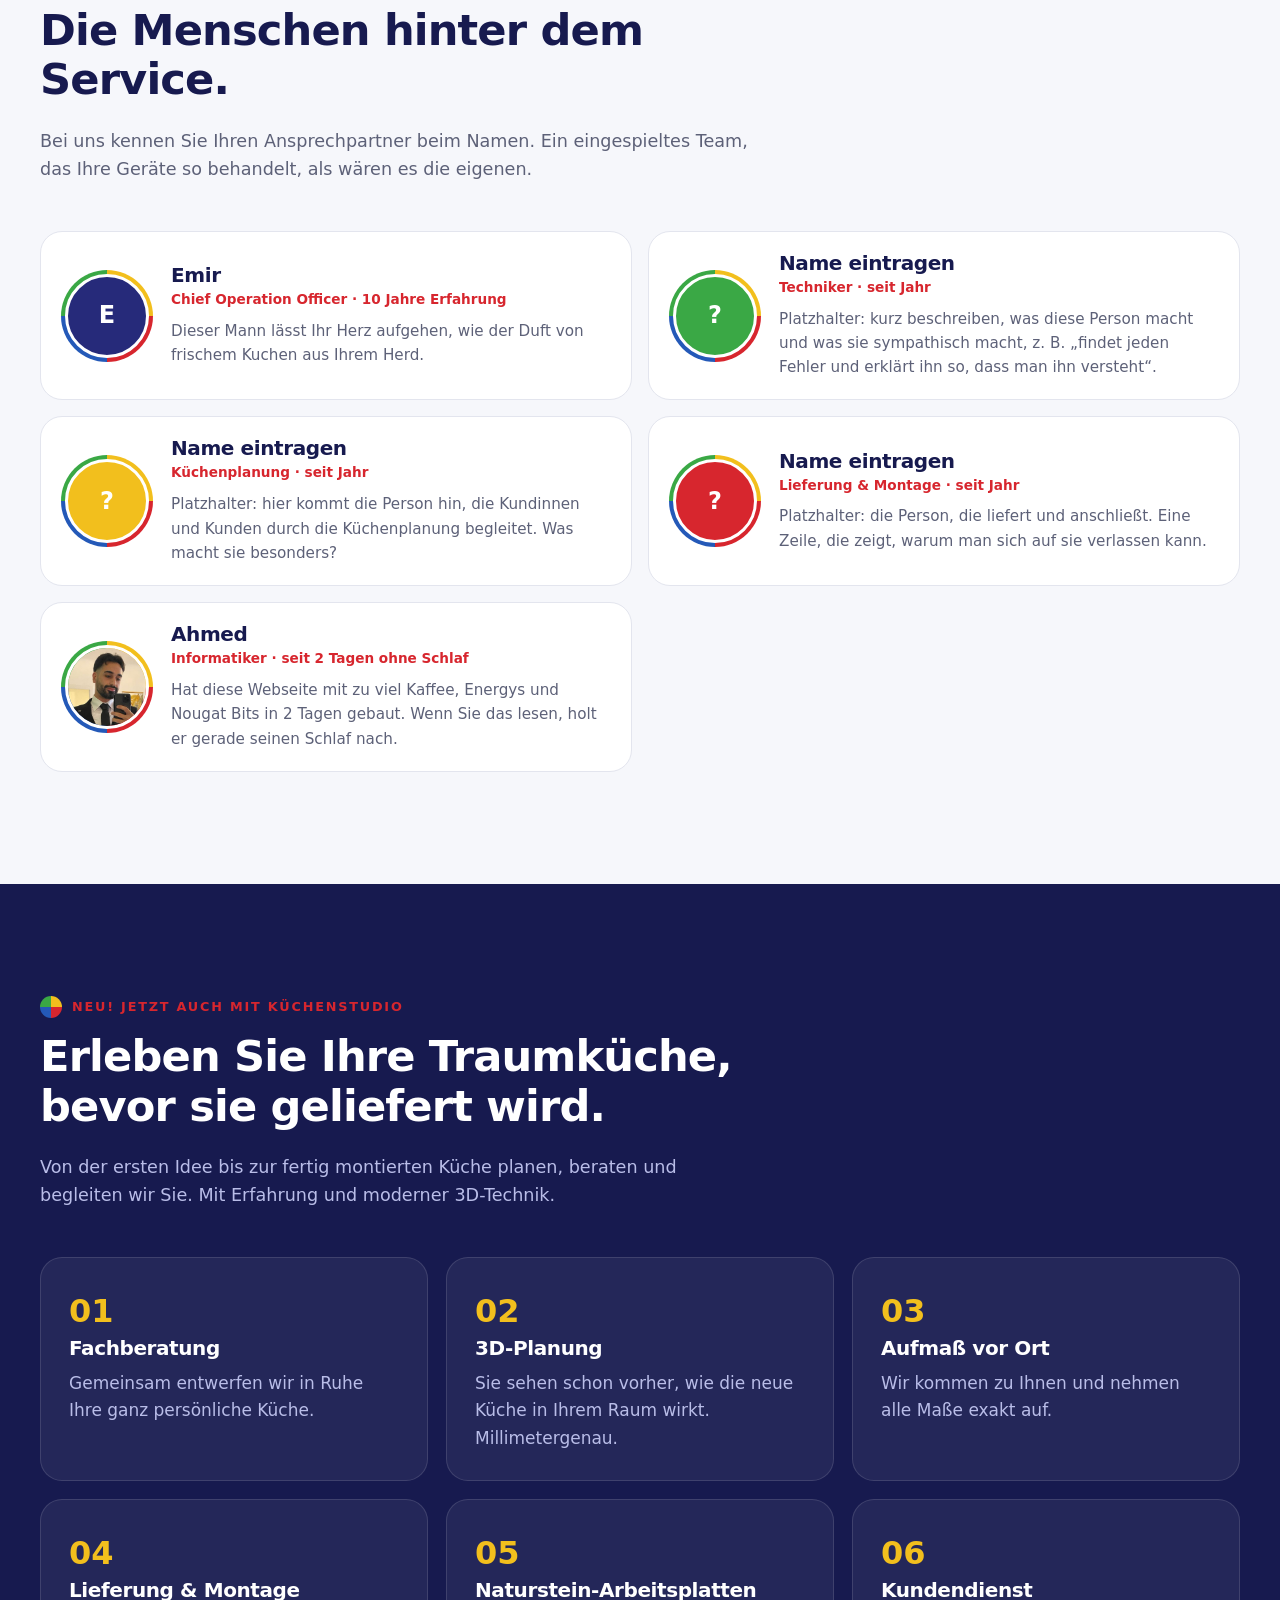
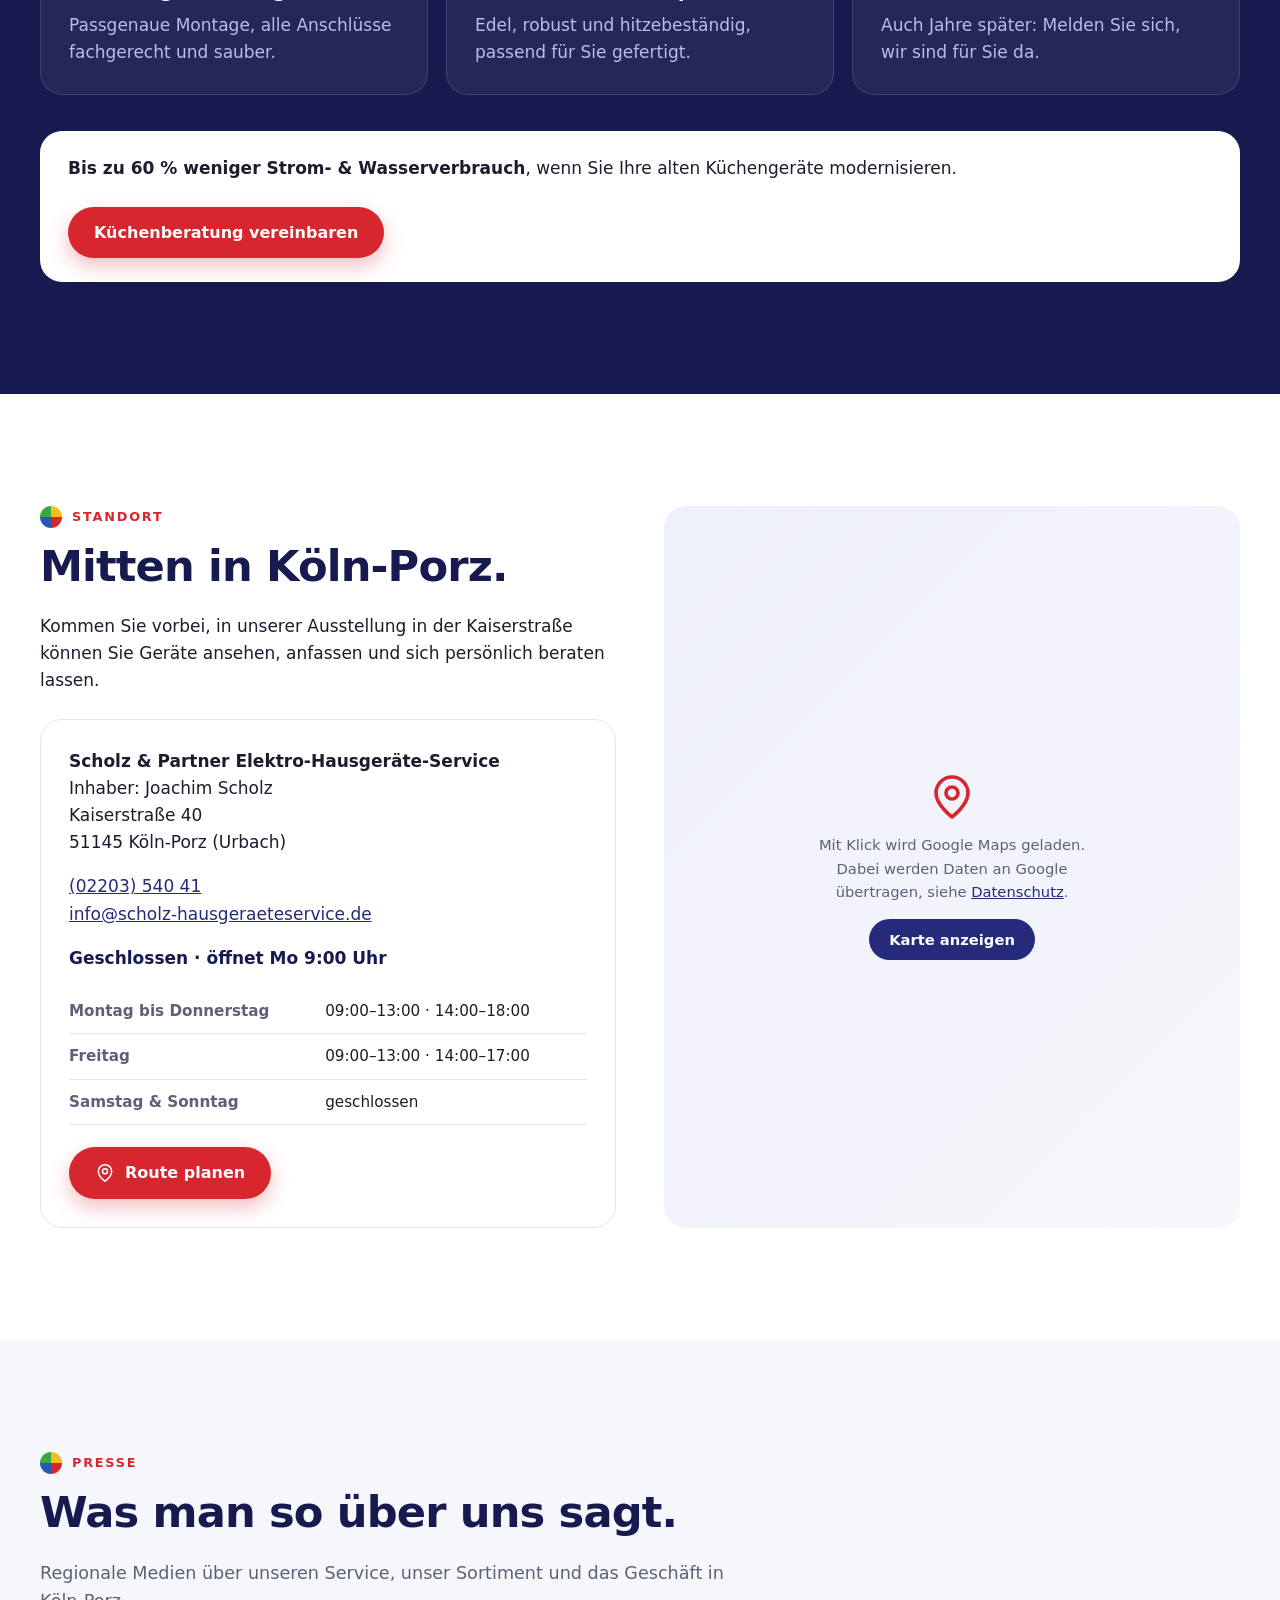
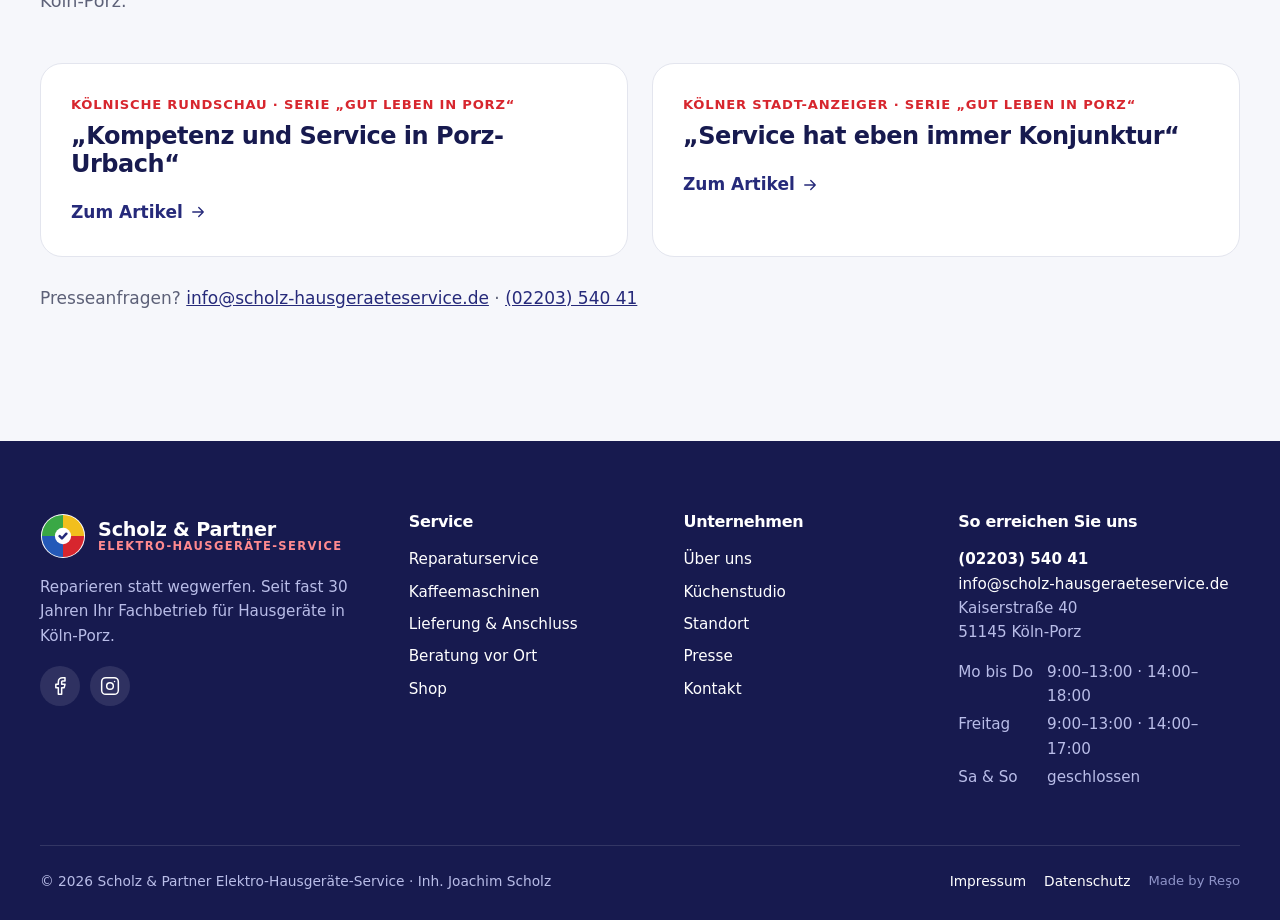
<file: ueber-uns/index.html>
<!DOCTYPE html>
<html lang="de">
<head>
  <meta charset="utf-8">
  <meta name="viewport" content="width=device-width, initial-scale=1">
  <title>Über uns, Küchenstudio &amp; Standort, Scholz &amp; Partner Köln-Porz</title>
  <meta name="description" content="Seit fast 30 Jahren Ihr Hausgeräte-Fachbetrieb in Köln-Porz. Lernen Sie Inhaber Joachim Scholz, unser Küchenstudio und unseren Standort in der Kaiserstraße 40 kennen.">
  <link rel="canonical" href="https://scholz-hausgeraeteservice.de/ueber-uns/">
  <meta name="theme-color" content="#262a7a">
  <link rel="icon" href="/assets/img/favicon.svg" type="image/svg+xml">
  <link rel="stylesheet" href="/assets/css/main.css">
  <link rel="stylesheet" href="/ueber-uns/style.css">
</head>
<body data-page="ueber-uns">
<div id="site-header"></div>

<main>
  <section class="page-hero">
    <div class="container">
      <nav class="breadcrumb"><a href="/home/">Home</a> / Unternehmen</nav>
      <span class="eyebrow">Unternehmen</span>
      <h1>Fast 30 Jahre.<br>Ein Versprechen: Service.</h1>
      <p>Wir sind kein anonymer Online-Shop, sondern Ihr Fachbetrieb um die Ecke, mit Werkstatt, Ausstellung, Küchenstudio und einem Team, das Sie beim Namen kennt.</p>
      <div class="jump">
        <a href="#ueber-uns" data-icon="users">Über uns</a><a href="#kuechenstudio" data-icon="kitchen">Küchenstudio</a>
        <a href="#standort" data-icon="pin">Standort</a><a href="#presse" data-icon="newspaper">Presse</a>
      </div>
    </div>
  </section>

  <!-- ============ ÜBER UNS ============ -->
  <section class="section" id="ueber-uns">
    <div class="container letter">
      <div class="owner reveal">
        <div class="owner__photo ring"><img src="/ueber-uns/img/joachim-scholz-portrait.jpg" alt="Joachim Scholz, Inhaber" width="480" height="480"></div>
        <strong>Joachim Scholz</strong><span>Inhaber</span>
        <blockquote>„Ihre Zufriedenheit ist unsere treibende Kraft.“</blockquote>
      </div>
      <div class="letter__text">
        <span class="eyebrow">Über uns</span>
        <h2>Liebe Kundinnen und Kunden,</h2>
        <p>seit fast 30 Jahren steht Scholz &amp; Partner für exzellenten Service in der Reparatur und Wartung von Hausgeräten. Was damals mit Leidenschaft und einem starken Glauben an zuverlässige Hausgeräte begann, ist heute ein Unternehmen, das auf Fachkompetenz und Kundenzufriedenheit setzt.</p>
        <p>Unser Team besteht aus qualifizierten Technikern, die ihre Arbeit mit großer Hingabe ausführen. Egal ob Kühlschrank, Waschmaschine, Geschirrspüler oder Trockner, wir sind für Sie da.</p>
        <p>Was uns unterscheidet, ist unsere Verpflichtung zur <strong>Nachhaltigkeit</strong>: Jede Reparatur schont Ressourcen. Und wir engagieren uns <strong>sozial</strong>, in Partnerschaft mit dem Sozialamt der Stadt Köln können Bedürftige notwendige Hausgeräte zu besonderen Konditionen direkt bei uns beziehen.</p>
        <p>Vielen Dank für Ihr Vertrauen. Wir freuen uns auf Sie!</p>
        <p class="sign">Joachim Scholz</p>
      </div>
    </div>
  </section>

  <!-- ============ UNSER TEAM ============ -->
  <section class="section section--soft" id="team">
    <div class="container">
      <div class="section-head">
        <span class="eyebrow">Unser Team</span>
        <h2>Die Menschen hinter dem Service.</h2>
        <p>Bei uns kennen Sie Ihren Ansprechpartner beim Namen. Ein eingespieltes Team, das Ihre Geräte so behandelt, als wären es die eigenen.</p>
      </div>
      <!-- Team pflegen: Foto in /ueber-uns/img/ ablegen und data-photo ergänzen, sonst erscheinen die Initialen. -->
      <div class="team">
        <article class="tm reveal">
          <div class="tm__photo ring c-navy" data-initials="E"></div>
          <div class="tm__body"><h3>Emir</h3><span class="tm__role">Chief Operation Officer · 10 Jahre Erfahrung</span>
            <p>Dieser Mann lässt Ihr Herz aufgehen, wie der Duft von frischem Kuchen aus Ihrem Herd.</p></div>
        </article>
        <article class="tm reveal">
          <div class="tm__photo ring c-green" data-initials="?"></div>
          <div class="tm__body"><h3>Name eintragen</h3><span class="tm__role">Techniker · seit Jahr</span>
            <p>Platzhalter: kurz beschreiben, was diese Person macht und was sie sympathisch macht, z. B. „findet jeden Fehler und erklärt ihn so, dass man ihn versteht“.</p></div>
        </article>
        <article class="tm reveal">
          <div class="tm__photo ring c-yellow" data-initials="?"></div>
          <div class="tm__body"><h3>Name eintragen</h3><span class="tm__role">Küchenplanung · seit Jahr</span>
            <p>Platzhalter: hier kommt die Person hin, die Kundinnen und Kunden durch die Küchenplanung begleitet. Was macht sie besonders?</p></div>
        </article>
        <article class="tm reveal">
          <div class="tm__photo ring c-red" data-initials="?"></div>
          <div class="tm__body"><h3>Name eintragen</h3><span class="tm__role">Lieferung &amp; Montage · seit Jahr</span>
            <p>Platzhalter: die Person, die liefert und anschließt. Eine Zeile, die zeigt, warum man sich auf sie verlassen kann.</p></div>
        </article>
        <article class="tm reveal">
          <div class="tm__photo ring c-blue" data-initials="A" data-photo="/ueber-uns/img/ahmed-portrait.jpg"></div>
          <div class="tm__body"><h3>Ahmed</h3><span class="tm__role">Informatiker · seit 2 Tagen ohne Schlaf</span>
            <p>Hat diese Webseite mit zu viel Kaffee, Energys und Nougat Bits in 2 Tagen gebaut. Wenn Sie das lesen, holt er gerade seinen Schlaf nach.</p></div>
        </article>
      </div>
    </div>
  </section>

  <!-- ============ KÜCHENSTUDIO ============ -->
  <section class="section section--navy" id="kuechenstudio">
    <div class="container">
      <div class="section-head">
        <span class="eyebrow">Neu! Jetzt auch mit Küchenstudio</span>
        <h2>Erleben Sie Ihre Traumküche, bevor sie geliefert wird.</h2>
        <p>Von der ersten Idee bis zur fertig montierten Küche planen, beraten und begleiten wir Sie. Mit Erfahrung und moderner 3D-Technik.</p>
      </div>
      <div class="kitchen-steps">
        <div class="ks reveal"><span>01</span><h3>Fachberatung</h3><p>Gemeinsam entwerfen wir in Ruhe Ihre ganz persönliche Küche.</p></div>
        <div class="ks reveal"><span>02</span><h3>3D-Planung</h3><p>Sie sehen schon vorher, wie die neue Küche in Ihrem Raum wirkt. Millimetergenau.</p></div>
        <div class="ks reveal"><span>03</span><h3>Aufmaß vor Ort</h3><p>Wir kommen zu Ihnen und nehmen alle Maße exakt auf.</p></div>
        <div class="ks reveal"><span>04</span><h3>Lieferung &amp; Montage</h3><p>Passgenaue Montage, alle Anschlüsse fachgerecht und sauber.</p></div>
        <div class="ks reveal"><span>05</span><h3>Naturstein-Arbeitsplatten</h3><p>Edel, robust und hitzebeständig, passend für Sie gefertigt.</p></div>
        <div class="ks reveal"><span>06</span><h3>Kundendienst</h3><p>Auch Jahre später: Melden Sie sich, wir sind für Sie da.</p></div>
      </div>
      <div class="kitchen-cta">
        <p><strong>Bis zu 60 % weniger Strom- &amp; Wasserverbrauch</strong>, wenn Sie Ihre alten Küchengeräte modernisieren.</p>
        <a class="btn btn--red" href="/kontakt/?anliegen=kueche">Küchenberatung vereinbaren</a>
      </div>
    </div>
  </section>

  <!-- ============ STANDORT ============ -->
  <section class="section" id="standort">
    <div class="container location">
      <div>
        <span class="eyebrow">Standort</span>
        <h2>Mitten in Köln-Porz.</h2>
        <p>Kommen Sie vorbei, in unserer Ausstellung in der Kaiserstraße können Sie Geräte ansehen, anfassen und sich persönlich beraten lassen.</p>
        <div class="loc-card">
          <p><strong>Scholz &amp; Partner Elektro-Hausgeräte-Service</strong><br>Inhaber: Joachim Scholz<br>Kaiserstraße 40<br>51145 Köln-Porz (Urbach)</p>
          <p><a data-phone href="#"></a><br><a href="mailto:info@scholz-hausgeraeteservice.de">info@scholz-hausgeraeteservice.de</a></p>
          <p class="loc-status" id="loc-status"></p>
          <table class="hours">
            <tr><th>Montag bis Donnerstag</th><td>09:00–13:00 · 14:00–18:00</td></tr>
            <tr><th>Freitag</th><td>09:00–13:00 · 14:00–17:00</td></tr>
            <tr><th>Samstag &amp; Sonntag</th><td>geschlossen</td></tr>
          </table>
          <a class="btn btn--red" id="route" target="_blank" rel="noopener"><span data-icon="pin"></span> Route planen</a>
        </div>
      </div>
      <!-- Karte erst nach Zustimmung laden (DSGVO) -->
      <div class="map" id="map">
        <div class="map__consent">
          <span data-icon="pin"></span>
          <p>Mit Klick wird Google Maps geladen. Dabei werden Daten an Google übertragen, siehe <a href="/datenschutz/">Datenschutz</a>.</p>
          <button class="btn btn--navy btn--sm" type="button" id="map-load">Karte anzeigen</button>
        </div>
      </div>
    </div>
  </section>

  <!-- ============ PRESSE ============ -->
  <section class="section section--soft" id="presse">
    <div class="container">
      <div class="section-head"><span class="eyebrow">Presse</span><h2>Was man so über uns sagt.</h2>
        <p>Regionale Medien über unseren Service, unser Sortiment und das Geschäft in Köln-Porz.</p></div>
      <div class="grid grid-2">
        <a class="card press-card reveal" href="https://specials.rundschau-online.de/gut-leben-in-porz-50362/koeln/haushaltsgeraeteservice-scholz-partner-kompetenz-service-porz-urbach-sortiment-kaffee-automaten-169299" target="_blank" rel="noopener">
          <span class="press-card__src">Kölnische Rundschau · Serie „Gut leben in Porz“</span><h3>„Kompetenz und Service in Porz-Urbach“</h3><span class="link-arrow">Zum Artikel <span data-icon="arrow"></span></span></a>
        <a class="card press-card reveal" href="https://specials.ksta.de/gut-leben-in-porz-09-2022/koeln/service-hat-eben-immer-konjunktur-192924" target="_blank" rel="noopener">
          <span class="press-card__src">Kölner Stadt-Anzeiger · Serie „Gut leben in Porz“</span><h3>„Service hat eben immer Konjunktur“</h3><span class="link-arrow">Zum Artikel <span data-icon="arrow"></span></span></a>
      </div>
      <p class="press-note">Presseanfragen? <a href="mailto:info@scholz-hausgeraeteservice.de">info@scholz-hausgeraeteservice.de</a> · <a data-phone href="#"></a></p>
    </div>
  </section>
</main>

<div id="site-footer"></div>
<script src="/assets/js/main.js"></script>
<script src="/ueber-uns/script.js"></script>
</body>
</html>
</file>
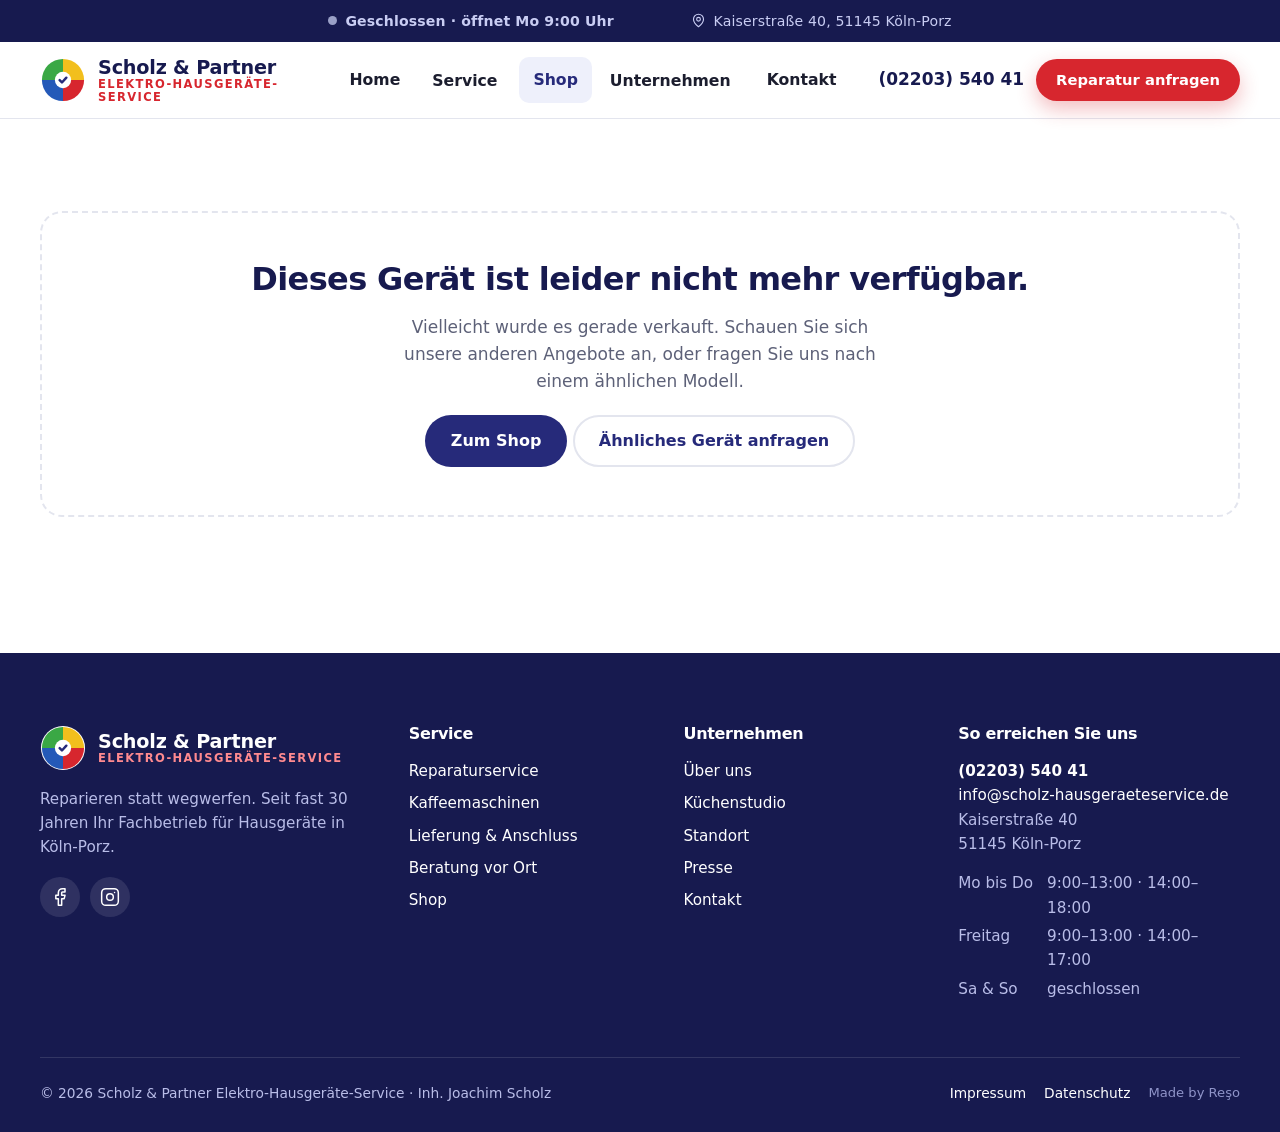
<file: shop/produkt/index.html>
<!DOCTYPE html>
<html lang="de">
<head>
  <meta charset="utf-8">
  <meta name="viewport" content="width=device-width, initial-scale=1">
  <title>Produkt, Scholz &amp; Partner Köln-Porz</title>
  <meta name="description" content="Produktdetails, Preis und Verfügbarkeit bei Scholz & Partner in Köln-Porz, mit Lieferung, Anschluss und Altgerätemitnahme.">
  <meta name="theme-color" content="#262a7a">
  <link rel="icon" href="/assets/img/favicon.svg" type="image/svg+xml">
  <link rel="stylesheet" href="/assets/css/main.css">
  <link rel="stylesheet" href="/shop/style.css">
  <link rel="stylesheet" href="/shop/produkt/style.css">
</head>
<body data-page="shop">
<div id="site-header"></div>

<main class="container pd" id="pd">
  <p class="pd__loading">Gerät wird geladen …</p>
</main>

<section class="section section--soft" id="related-wrap" hidden>
  <div class="container">
    <div class="section-head"><span class="eyebrow">Das könnte Sie auch interessieren</span><h2>Ähnliche Geräte</h2></div>
    <div class="product-grid" id="related"></div>
  </div>
</section>

<div id="site-footer"></div>
<script src="/assets/js/main.js"></script>
<script src="/shop/produkt/script.js"></script>
</body>
</html>
</file>
<file: assets/css/main.css>
/* ==========================================================================
   Scholz & Partner – globales Design-System
   Farben aus der Visitenkarte: Navy-Schrift, Rot-Akzent, 4-Farben-Kreis
   ========================================================================== */
:root {
  --navy: #262a7a;
  --navy-900: #171a4f;
  --navy-50: #eef0fb;
  --red: #d7262e;
  --red-600: #b91d24;
  --green: #3aa845;
  --yellow: #f2bf1d;
  --blue: #2459b8;
  --ink: #1b1d2e;
  --muted: #5d6178;
  --line: #e3e5ee;
  --bg: #ffffff;
  --bg-soft: #f6f7fb;
  --radius: 14px;
  --radius-lg: 22px;
  --shadow: 0 1px 2px rgba(23, 26, 79, .06), 0 8px 24px rgba(23, 26, 79, .08);
  --shadow-lg: 0 2px 4px rgba(23, 26, 79, .06), 0 20px 48px rgba(23, 26, 79, .14);
  --font: "Segoe UI", system-ui, -apple-system, Roboto, "Helvetica Neue", Arial, sans-serif;
  --container: 1200px;
  --header-h: 76px;
}

*, *::before, *::after { box-sizing: border-box; }
html { scroll-behavior: smooth; scroll-padding-top: calc(var(--header-h) + 16px); -webkit-text-size-adjust: 100%; }
html, body { overflow-x: clip; }
body { margin: 0; font-family: var(--font); color: var(--ink); background: var(--bg); line-height: 1.6; font-size: 17px; -webkit-font-smoothing: antialiased; }
img, svg, video { max-width: 100%; display: block; }
a { color: var(--navy); }
h1, h2, h3, h4 { line-height: 1.15; margin: 0 0 .5em; color: var(--navy-900); letter-spacing: -.02em; }
h1 { font-size: clamp(2.2rem, 5vw, 3.8rem); font-weight: 800; }
h2 { font-size: clamp(1.8rem, 3.4vw, 2.7rem); font-weight: 800; }
h3 { font-size: 1.25rem; font-weight: 700; }
p { margin: 0 0 1em; }
:focus-visible { outline: 3px solid var(--yellow); outline-offset: 2px; border-radius: 4px; }
[hidden] { display: none !important; }
.breadcrumb { display: none; }
.footer a.footer__by { color: #8f94c9; font-size: .82rem; }
.footer a.footer__by:hover { color: #fff; }
.sr-only { position: absolute; width: 1px; height: 1px; overflow: hidden; clip: rect(0 0 0 0); white-space: nowrap; }

.container { width: min(100% - 40px, var(--container)); margin-inline: auto; }
.section { padding: clamp(64px, 9vw, 112px) 0; }
.section--soft { background: var(--bg-soft); }
.section--navy { background: var(--navy-900); color: #dfe2ff; }
.section--navy h2, .section--navy h3 { color: #fff; }
.section-head { max-width: 720px; margin-bottom: 48px; }
.section-head.center { margin-inline: auto; text-align: center; }
.section-head p { color: var(--muted); font-size: 1.1rem; }
.section--navy .section-head p { color: #b9bde8; }
.eyebrow { display: inline-flex; align-items: center; gap: 10px; font-size: .8rem; font-weight: 700; letter-spacing: .14em; text-transform: uppercase; color: var(--red); margin-bottom: 14px; }
.eyebrow::before { content: ""; width: 22px; height: 22px; border-radius: 50%; background: conic-gradient(var(--yellow) 0 25%, var(--red) 0 50%, var(--blue) 0 75%, var(--green) 0); flex: none; }

/* ---------- Buttons ---------- */
.btn { display: inline-flex; align-items: center; justify-content: center; gap: 10px; padding: 14px 24px; border-radius: 999px; font-weight: 700; font-size: 1rem; text-decoration: none; border: 2px solid transparent; cursor: pointer; transition: transform .15s ease, box-shadow .15s ease, background .15s ease; font-family: inherit; line-height: 1.2; }
.btn svg { width: 20px; height: 20px; flex: none; }
.btn:hover { transform: translateY(-2px); }
.btn--red { background: var(--red); color: #fff; box-shadow: 0 8px 20px rgba(215, 38, 46, .3); }
.btn--red:hover { background: var(--red-600); }
.btn--navy { background: var(--navy); color: #fff; }
.btn--navy:hover { background: var(--navy-900); }
.btn--ghost { border-color: var(--line); color: var(--navy); background: #fff; }
.btn--ghost:hover { border-color: var(--navy); }
.btn--white { background: #fff; color: var(--navy-900); }
.btn--sm { padding: 10px 18px; font-size: .92rem; white-space: nowrap; }
.btn--block { width: 100%; }
.link-arrow { display: inline-flex; align-items: center; gap: 6px; font-weight: 700; text-decoration: none; color: var(--navy); }
.link-arrow svg { width: 18px; height: 18px; transition: transform .15s; }
.link-arrow:hover svg { transform: translateX(4px); }

/* ---------- Icons ---------- */
.ico { width: 24px; height: 24px; fill: none; stroke: currentColor; stroke-width: 1.8; stroke-linecap: round; stroke-linejoin: round; }

/* ---------- Topbar + Header ---------- */
.topbar { background: var(--navy-900); color: #c9cdf3; font-size: .88rem; }
.topbar .container { display: flex; justify-content: center; align-items: center; gap: clamp(32px, 6vw, 88px); min-height: 42px; letter-spacing: .01em; }
.topbar a { color: #fff; text-decoration: none; font-weight: 600; }
.topbar__hide-sm { display: inline-flex; align-items: center; gap: 8px; }
.open-badge { display: inline-flex; align-items: center; gap: 8px; font-weight: 600; }
.open-badge::before { content: ""; width: 9px; height: 9px; border-radius: 50%; background: #9aa0c7; }
.open-badge.is-open { color: #5ee07a; }
.open-badge.is-open::before { background: #44d35a; box-shadow: 0 0 0 0 rgba(68, 211, 90, .6); animation: pulse 2s infinite; }
@keyframes pulse { 70% { box-shadow: 0 0 0 8px rgba(68, 211, 90, 0); } 100% { box-shadow: 0 0 0 0 rgba(68, 211, 90, 0); } }

.header { position: sticky; top: 0; z-index: 50; background: rgba(255, 255, 255, .94); backdrop-filter: saturate(1.4) blur(12px); border-bottom: 1px solid var(--line); }
.header .container { display: flex; align-items: center; justify-content: space-between; height: var(--header-h); gap: 20px; }
.logo { display: flex; align-items: center; gap: 12px; text-decoration: none; color: var(--navy-900); }
.logo svg { width: 46px; height: 46px; flex: none; }
.logo__text { display: flex; flex-direction: column; line-height: 1.1; }
.logo__name { font-weight: 800; font-size: 1.2rem; letter-spacing: -.01em; }
.logo__sub { font-size: .72rem; font-weight: 700; letter-spacing: .12em; text-transform: uppercase; color: var(--red); }
.nav { display: flex; align-items: center; gap: 4px; }
.nav > a, .nav__drop > button { padding: 10px 14px; border-radius: 10px; text-decoration: none; color: var(--ink); font-weight: 600; font-size: .98rem; background: none; border: 0; font-family: inherit; cursor: pointer; display: inline-flex; align-items: center; gap: 4px; }
.nav > a:hover, .nav__drop > button:hover, .nav > a.active, .nav__drop.active > button { color: var(--navy); background: var(--navy-50); }
.nav__drop { position: relative; }
.nav__drop > button svg { width: 16px; height: 16px; transition: transform .2s; }
.nav__menu { position: absolute; top: calc(100% + 8px); left: 0; min-width: 230px; background: #fff; border: 1px solid var(--line); border-radius: var(--radius); box-shadow: var(--shadow-lg); padding: 8px; opacity: 0; visibility: hidden; transform: translateY(6px); transition: .18s; }
.nav__menu a { display: flex; gap: 12px; align-items: center; padding: 10px 12px; border-radius: 10px; color: var(--ink); text-decoration: none; font-weight: 600; }
.nav__menu a:hover { background: var(--navy-50); color: var(--navy); }
.nav__menu .ico { width: 20px; height: 20px; color: var(--red); }
.nav__drop:hover .nav__menu, .nav__drop:focus-within .nav__menu { opacity: 1; visibility: visible; transform: none; }
.nav__drop:hover > button svg { transform: rotate(180deg); }
.header__cta { display: flex; align-items: center; gap: 12px; }
.header__phone { display: flex; align-items: center; gap: 8px; font-weight: 800; color: var(--navy-900); text-decoration: none; white-space: nowrap; }
.header__phone .ico { color: var(--red); }
.burger { display: none; background: none; border: 0; padding: 8px; cursor: pointer; color: var(--navy-900); }
.nav__ico, .nav__head, .nav__foot, .nav-backdrop { display: none; } /* nur im Handy-Menü */
html.menu-open { overflow: hidden; } /* Scroll-Sperre, solange Menü/Filter offen sind */
.burger .ico { width: 30px; height: 30px; }

/* ---------- Footer ---------- */
.footer { background: var(--navy-900); color: #b9bde8; padding: 72px 0 28px; font-size: .95rem; }
.footer a { color: #fff; text-decoration: none; }
.footer a:hover { text-decoration: underline; }
.footer__grid { display: grid; grid-template-columns: 1.4fr 1fr 1fr 1.2fr; gap: 40px; }
.footer h4 { color: #fff; font-size: 1rem; margin-bottom: 16px; }
.footer ul { list-style: none; padding: 0; margin: 0; display: grid; gap: 8px; }
.footer .logo { color: #fff; margin-bottom: 16px; }
.footer .logo__sub { color: #ff8a8f; }
.footer__hours { display: grid; grid-template-columns: auto 1fr; gap: 4px 14px; }
.footer__bottom { margin-top: 56px; padding-top: 24px; border-top: 1px solid rgba(255, 255, 255, .12); display: flex; justify-content: space-between; gap: 16px; flex-wrap: wrap; font-size: .86rem; }
.footer__bottom nav { display: flex; gap: 18px; flex-wrap: wrap; }
.social { display: flex; gap: 10px; margin-top: 18px; }
.social a { width: 40px; height: 40px; border-radius: 50%; background: rgba(255, 255, 255, .1); display: grid; place-items: center; }
.social a:hover { background: var(--red); text-decoration: none; }
.social .ico { width: 20px; height: 20px; }

/* Mobile-Aktionsleiste (Daumenzone) */
.mobilebar { display: none; }

/* ---------- Karten / Grids ---------- */
.grid { display: grid; gap: 24px; }
.grid-2 { grid-template-columns: repeat(2, 1fr); }
.grid-3 { grid-template-columns: repeat(3, 1fr); }
.grid-4 { grid-template-columns: repeat(4, 1fr); }
.card { background: #fff; border: 1px solid var(--line); border-radius: var(--radius-lg); padding: 30px; transition: transform .2s, box-shadow .2s, border-color .2s; }
.card:hover { transform: translateY(-4px); box-shadow: var(--shadow-lg); border-color: transparent; }
.card p { color: var(--muted); }
.icon-bubble { width: 56px; height: 56px; border-radius: 16px; display: grid; place-items: center; margin-bottom: 20px; color: #fff; background: var(--navy); }
.icon-bubble .ico { width: 28px; height: 28px; }
.c-green { --c: var(--green); } .c-yellow { --c: var(--yellow); } .c-red { --c: var(--red); } .c-blue { --c: var(--blue); } .c-navy { --c: var(--navy); }
[class*="c-"] > .icon-bubble, .icon-bubble[class*="c-"] { background: var(--c); }
.check-list { list-style: none; padding: 0; margin: 0 0 1.4em; display: grid; gap: 10px; }
.check-list li { display: flex; gap: 12px; align-items: flex-start; }
.check-list li::before { content: ""; flex: none; width: 22px; height: 22px; margin-top: 2px; border-radius: 50%; background: var(--green) url("data:image/svg+xml,%3Csvg xmlns='http://www.w3.org/2000/svg' viewBox='0 0 24 24' fill='none' stroke='white' stroke-width='3' stroke-linecap='round' stroke-linejoin='round'%3E%3Cpath d='M20 6 9 17l-5-5'/%3E%3C/svg%3E") center/14px no-repeat; }

/* Seitenkopf für Unterseiten */
.page-hero { background: linear-gradient(160deg, var(--navy-50), #fff 70%); padding: clamp(48px, 7vw, 88px) 0 clamp(40px, 6vw, 72px); position: relative; overflow: hidden; }
.page-hero::after { content: ""; position: absolute; right: -120px; top: -120px; width: 380px; height: 380px; border-radius: 50%; background: conic-gradient(var(--yellow) 0 25%, var(--red) 0 50%, var(--blue) 0 75%, var(--green) 0); opacity: .1; }
.page-hero p { font-size: 1.15rem; color: var(--muted); max-width: 680px; }
.breadcrumb { font-size: .88rem; color: var(--muted); margin-bottom: 18px; }
.breadcrumb a { color: var(--muted); }

/* CTA-Band */
.cta-band { background: var(--red); color: #fff; border-radius: var(--radius-lg); padding: clamp(32px, 5vw, 56px); display: flex; align-items: center; justify-content: space-between; gap: 32px; flex-wrap: wrap; position: relative; overflow: hidden; }
.cta-band h2 { color: #fff; margin-bottom: 8px; }
.cta-band p { margin: 0; opacity: .9; max-width: 560px; }
.cta-band .btn--white { color: var(--red); }
.cta-band__actions { display: flex; gap: 12px; flex-wrap: wrap; position: relative; }

/* Formulare */
.field { display: grid; gap: 6px; margin-bottom: 16px; }
.field label { font-weight: 600; font-size: .92rem; }
.field input, .field select, .field textarea { font: inherit; padding: 13px 15px; border: 1.5px solid var(--line); border-radius: 12px; background: #fff; color: var(--ink); width: 100%; }
.field input:focus, .field select:focus, .field textarea:focus { outline: none; border-color: var(--navy); box-shadow: 0 0 0 4px var(--navy-50); }
.field textarea { min-height: 130px; resize: vertical; }
.form-note { font-size: .85rem; color: var(--muted); }
.alert { padding: 14px 18px; border-radius: 12px; margin-bottom: 18px; font-weight: 600; }
.alert--ok { background: #e7f7ea; color: #1d6b29; }
.alert--err { background: #fde8e9; color: #9b1a20; }

/* Tags / Badges */
.badge { display: inline-block; padding: 4px 10px; border-radius: 999px; font-size: .75rem; font-weight: 700; letter-spacing: .02em; }
.badge--neu { background: #e7f7ea; color: #1d6b29; }
.badge--lackschaden { background: #fff4d6; color: #8a6200; }
.badge--gebraucht { background: var(--navy-50); color: var(--navy); }
.badge--sale { background: var(--red); color: #fff; }

/* Scroll-Animationen */
.reveal { opacity: 0; transform: translateY(24px); transition: opacity .7s ease, transform .7s ease; }
.reveal.is-visible { opacity: 1; transform: none; }
@media (prefers-reduced-motion: reduce) {
  *, *::before, *::after { animation: none !important; transition: none !important; scroll-behavior: auto !important; }
  .reveal { opacity: 1; transform: none; }
}

/* Produktkarten (Shop + Startseite) */
.product-grid { display: grid; grid-template-columns: repeat(auto-fill, minmax(250px, 1fr)); gap: 22px; }
.product { background: #fff; border: 1px solid var(--line); border-radius: var(--radius-lg); overflow: hidden; display: flex; flex-direction: column; text-decoration: none; color: inherit; transition: transform .2s, box-shadow .2s; position: relative; }
.product:hover { transform: translateY(-4px); box-shadow: var(--shadow-lg); }
.product__img { aspect-ratio: 1; background: var(--bg-soft); display: grid; place-items: center; position: relative; overflow: hidden; }
.product__img img { width: 100%; height: 100%; object-fit: contain; padding: 18px; transition: transform .35s; }
.product:hover .product__img img { transform: scale(1.05); }
.product__placeholder { width: 45%; height: 45%; color: var(--c, var(--navy)); opacity: .85; }
.product__placeholder .ico { width: 100%; height: 100%; stroke-width: 1.2; }
.product__badges { position: absolute; top: 12px; left: 12px; display: flex; gap: 6px; flex-wrap: wrap; }
.product__body { padding: 18px 20px 20px; display: flex; flex-direction: column; gap: 6px; flex: 1; }
.product__brand { font-size: .78rem; font-weight: 700; letter-spacing: .1em; text-transform: uppercase; color: var(--muted); }
.product__name { font-weight: 700; font-size: 1.05rem; color: var(--navy-900); line-height: 1.3; }
.product__meta { font-size: .85rem; color: var(--muted); }
.product__price { margin-top: auto; padding-top: 10px; display: flex; align-items: baseline; gap: 10px; flex-wrap: wrap; }
.price { font-size: 1.45rem; font-weight: 800; color: var(--navy-900); }
.price--ask { font-size: 1.05rem; color: var(--red); }
.price-old { color: var(--muted); text-decoration: line-through; font-size: .95rem; }
.price-save { color: var(--red); font-weight: 700; font-size: .85rem; }

/* ---------- Responsive ---------- */
@media (max-width: 1080px) {
  .header__phone span { display: none; }
  .grid-4 { grid-template-columns: repeat(2, 1fr); }
  .footer__grid { grid-template-columns: 1fr 1fr; }
}
@media (max-width: 900px) {
  :root { --header-h: 66px; }
  body { font-size: 16px; padding-bottom: 72px; }
  .topbar__hide-sm, .topbar .container > a { display: none; }
  .topbar { font-size: .8rem; }
  .burger { display: block; }
  .header { backdrop-filter: none; background: #fff; } /* backdrop-filter würde das fixe Menü einsperren */
  .header__cta .btn { display: none; }
  .header__phone { display: none; } /* Handy: Anrufen steckt in der unteren Leiste */
  /* Handy-Menü: schlanke Seitenleiste von rechts, Seite dahinter abgedunkelt */
  .nav { position: fixed; top: 0; right: 0; bottom: 0; z-index: 2; width: min(86vw, 340px); background: #fff; flex-direction: column; align-items: stretch; gap: 2px; padding: 0 16px 18px; overflow-y: auto; border-radius: 22px 0 0 22px; box-shadow: -16px 0 48px rgba(23, 26, 79, .2); transform: translateX(105%); visibility: hidden; transition: transform .32s cubic-bezier(.2, .8, .2, 1), visibility .32s; }
  .nav.is-open { transform: none; visibility: visible; }
  .nav-backdrop { display: block; position: fixed; inset: 0; z-index: 1; background: rgba(23, 26, 79, .45); backdrop-filter: blur(2px); animation: nav-fade .25s ease; }
  @keyframes nav-fade { from { opacity: 0; } }
  .nav__head { display: flex; align-items: center; justify-content: space-between; position: sticky; top: 0; z-index: 1; background: #fff; padding: 18px 4px 14px; margin-bottom: 8px; border-bottom: 1px solid var(--line); }
  .nav__title { font-size: .78rem; font-weight: 700; letter-spacing: .14em; text-transform: uppercase; color: var(--muted); }
  .nav__close { width: 40px; height: 40px; border-radius: 50%; border: 0; background: var(--bg-soft); color: var(--navy-900); display: grid; place-items: center; cursor: pointer; }
  .nav__close .ico { width: 22px; height: 22px; }
  .nav > a, .nav__drop > button { font-size: 1.02rem; padding: 10px; width: 100%; justify-content: flex-start; gap: 12px; border-radius: 12px; }
  .nav__ico { display: grid; place-items: center; flex: none; width: 36px; height: 36px; border-radius: 10px; background: var(--bg-soft); color: var(--navy); transition: .15s; }
  .nav .nav__ico .ico { width: 19px; height: 19px; }
  .nav > a.active .nav__ico, .nav__drop.active .nav__ico { background: var(--navy); color: #fff; }
  .nav__drop > button > .ico { margin-left: auto; color: var(--muted); }
  .nav__drop.is-open > button > .ico { transform: rotate(180deg); }
  .nav__menu { position: static; opacity: 1; visibility: visible; transform: none; box-shadow: none; border: 0; padding: 2px 0 8px 46px; min-width: 0; display: none; }
  .nav__drop.is-open .nav__menu { display: block; animation: nav-fade .2s ease; }
  .nav__menu a { padding: 8px 10px; font-size: .95rem; font-weight: 600; color: var(--muted); }
  .nav__menu .ico { width: 17px; height: 17px; }
  .nav__foot { display: grid; gap: 10px; margin-top: auto; padding-top: 18px; border-top: 1px solid var(--line); }
  .nav__foot .open-badge { font-size: .85rem; color: var(--muted); justify-content: center; }
  .nav__foot .open-badge.is-open { color: var(--green); }
  html.menu-open .mobilebar { display: none; }
  .grid-2, .grid-3 { grid-template-columns: 1fr; }
  .mobilebar { display: grid; grid-template-columns: repeat(3, 1fr); position: fixed; bottom: 0; left: 0; right: 0; z-index: 60; background: #fff; border-top: 1px solid var(--line); box-shadow: 0 -6px 20px rgba(23, 26, 79, .08); padding-bottom: env(safe-area-inset-bottom); }
  .mobilebar a { display: flex; flex-direction: column; align-items: center; gap: 2px; padding: 9px 4px; font-size: .75rem; font-weight: 700; color: var(--navy-900); text-decoration: none; }
  .mobilebar a .ico { width: 22px; height: 22px; }
  .mobilebar a.is-primary { background: var(--red); color: #fff; }
}
@media (max-width: 600px) {
  .grid-4 { grid-template-columns: 1fr; }
  .footer__grid { grid-template-columns: 1fr; }
  .logo__sub { font-size: .62rem; }
  .logo__name { font-size: 1.05rem; }
  .logo svg { width: 40px; height: 40px; }
  .card { padding: 24px; }
  .product-grid { grid-template-columns: repeat(2, 1fr); gap: 12px; }
  .product__body { padding: 12px 14px 14px; }
  .product__name { font-size: .95rem; }
  .price { font-size: 1.15rem; }
}
.topbar .ico { width: 15px; height: 15px; display: inline; vertical-align: -2px; }
</file>
<file: datenschutz/style.css>
.legal { max-width: 820px; }
.legal h2 { font-size: 1.35rem; margin-top: 2em; }
.legal p, .legal li { color: #3a3d52; }
</file>
<file: home/style.css>
/* ===== Startseite ===== */
.hero { padding: clamp(40px, 6vw, 80px) 0 40px; background: radial-gradient(ellipse at 85% 20%, var(--navy-50), transparent 60%), #fff; overflow: hidden; }
.hero__grid { display: grid; grid-template-columns: 1.15fr .85fr; gap: 48px; align-items: center; }
.hero__accent { display: block; font-size: .5em; font-weight: 700; color: var(--muted); letter-spacing: -.01em; margin-top: 14px; line-height: 1.3; }
.hero__lead { font-size: 1.18rem; color: var(--muted); max-width: 580px; }
.hero__paths { display: grid; grid-template-columns: 1fr 1fr; gap: 14px; margin: 28px 0 18px; max-width: 640px; }
.path { display: flex; align-items: center; gap: 14px; padding: 18px; border-radius: 18px; text-decoration: none; color: #fff; transition: transform .18s, box-shadow .18s; }
.path:hover { transform: translateY(-3px); }
.path--repair { background: var(--red); box-shadow: 0 12px 28px rgba(215, 38, 46, .32); }
.path--shop { background: var(--navy); box-shadow: 0 12px 28px rgba(38, 42, 122, .28); }
.path strong { display: block; font-size: 1.08rem; }
.path small { opacity: .85; font-size: .85rem; }
.path__icon { width: 46px; height: 46px; border-radius: 12px; background: rgba(255, 255, 255, .16); display: grid; place-items: center; flex: none; }
.path__arrow { margin-left: auto; transition: transform .18s; }
.path:hover .path__arrow { transform: translateX(4px); }
.hero__call { color: var(--muted); }
.hero__call a { font-weight: 800; color: var(--navy-900); }

/* 4-Farben-Rad aus der Visitenkarte */
.hero__visual { position: relative; aspect-ratio: 1; max-width: 540px; width: 100%; justify-self: center; }
.wheel { position: absolute; inset: 2%; border-radius: 50%; display: grid; grid-template-columns: 1fr 1fr; grid-template-rows: 1fr 1fr; overflow: hidden; box-shadow: var(--shadow-lg); animation: wheel-in 1s cubic-bezier(.2, .8, .2, 1) both; }
@keyframes wheel-in { from { transform: rotate(-90deg) scale(.6); opacity: 0; } }
.wheel__q { display: flex; flex-direction: column; align-items: center; justify-content: center; gap: 6px; color: #fff; text-decoration: none; transition: filter .2s; }
.wheel__q:hover { filter: brightness(1.1) saturate(1.1); }
.wheel__q .ico { width: 62px; height: 62px; stroke-width: 1.5; transition: transform .25s; }
.wheel__q:hover .ico { transform: scale(1.15); }
.wheel__q em { font-style: normal; font-weight: 700; font-size: 1rem; letter-spacing: .04em; }
.q-green { background: var(--green); padding: 8% 18% 18% 8%; } .q-yellow { background: var(--yellow); padding: 8% 8% 18% 18%; }
.q-blue { background: var(--blue); padding: 18% 18% 8% 8%; } .q-red { background: var(--red); padding: 18% 8% 8% 18%; }
.wheel__core { position: absolute; inset: 35%; border-radius: 50%; background: #fff; display: grid; place-content: center; text-align: center; box-shadow: 0 0 0 8px rgba(255, 255, 255, .35); pointer-events: none; }
.wheel__core strong { font-size: clamp(1.8rem, 4vw, 2.6rem); color: var(--navy-900); line-height: 1; }
.wheel__core span { font-size: .78rem; font-weight: 700; color: var(--muted); line-height: 1.2; }
.chip { position: absolute; display: flex; gap: 12px; align-items: center; background: #fff; border-radius: 16px; padding: 12px 16px; box-shadow: var(--shadow-lg); font-size: .82rem; color: var(--muted); max-width: 250px; animation: float 6s ease-in-out infinite; }
.chip strong { display: block; color: var(--navy-900); font-size: .92rem; }
.chip > span:first-child { color: var(--red); flex: none; }
.chip--1 { left: -9%; bottom: -3%; }
.chip--2 { right: -7%; top: -2%; animation-delay: -3s; }
@keyframes float { 50% { transform: translateY(-10px); } }

.trust { list-style: none; padding: 0; margin: 48px 0 0; display: grid; grid-template-columns: repeat(4, 1fr); gap: 0; border: 1px solid var(--line); border-radius: var(--radius-lg); background: #fff; }
.trust li { padding: 22px 24px; display: flex; flex-direction: column; gap: 2px; }
.trust li + li { border-left: 1px solid var(--line); }
.trust strong { font-size: 2rem; font-weight: 800; color: var(--navy-900); line-height: 1.1; }
.trust span { color: var(--muted); font-size: .92rem; }
.trust__note { font-size: .78rem; color: var(--muted); margin-top: 10px; }

/* Marken-Laufband: mehrere Reihen, gegenläufig */
.brands { padding: clamp(56px, 8vw, 96px) 0; border-top: 1px solid var(--line); border-bottom: 1px solid var(--line); background: var(--bg-soft); }
.brands .section-head { margin-bottom: 36px; }
.marquee { display: grid; gap: 16px; overflow: hidden; padding: 4px 0; mask-image: linear-gradient(90deg, transparent, #000 8%, #000 92%, transparent); -webkit-mask-image: linear-gradient(90deg, transparent, #000 8%, #000 92%, transparent); }
.marquee__row { display: flex; width: max-content; gap: 16px; animation: scroll var(--dur, 45s) linear infinite; }
.marquee__row.reverse { animation-direction: reverse; }
.marquee:hover .marquee__row, .marquee:focus-within .marquee__row { animation-play-state: paused; }
@keyframes scroll { to { transform: translateX(-50%); } }
.brand { display: flex; align-items: center; justify-content: center; min-width: 190px; height: 84px; padding: 0 28px; background: #fff; border: 1px solid var(--line); border-radius: 16px; font-weight: 800; font-size: 1.35rem; color: var(--navy-900); text-decoration: none; letter-spacing: -.01em; transition: border-color .15s, box-shadow .15s, color .15s; }
.brand img { max-height: 40px; max-width: 140px; object-fit: contain; filter: grayscale(1); opacity: .75; transition: .2s; }
.brand:hover, .brand:focus-visible { border-color: var(--red); color: var(--red); box-shadow: var(--shadow); }
.brand:hover img { filter: none; opacity: 1; }
.brand-pop { position: fixed; z-index: 80; width: 280px; background: var(--navy-900); color: #fff; border-radius: 16px; padding: 18px; box-shadow: var(--shadow-lg); transform: translate(-50%, calc(-100% - 14px)); }
.brand-pop::after { content: ""; position: absolute; left: 50%; bottom: -8px; width: 16px; height: 16px; background: var(--navy-900); transform: translateX(-50%) rotate(45deg); }
.brand-pop strong { display: block; font-size: 1.05rem; margin-bottom: 4px; }
.brand-pop p { font-size: .9rem; color: #c9cdf3; margin-bottom: 12px; }
.brand-pop .btn { width: 100%; }
.brand-pop a.ext { display: block; text-align: center; color: #c9cdf3; font-size: .82rem; margin-top: 10px; }

/* Bento-Leistungen */
.bento { display: grid; grid-template-columns: 1.3fr 1fr 1fr; gap: 20px; }
.bento .card { text-decoration: none; color: inherit; display: flex; flex-direction: column; }
.bento .card .link-arrow { margin-top: auto; }
.bento__big { grid-row: span 2; background: linear-gradient(165deg, #fff 55%, #fdecee); }
.bento__big h3 { font-size: 1.7rem; }

/* Reparatur-Check */
.check { display: grid; grid-template-columns: .9fr 1.1fr; gap: 48px; align-items: start; }
.check__box { background: #fff; color: var(--ink); border-radius: var(--radius-lg); padding: 28px; box-shadow: var(--shadow-lg); min-height: 300px; }
.check__q { font-weight: 800; color: var(--navy-900); display: flex; align-items: center; gap: 10px; }
.check__q span { width: 28px; height: 28px; border-radius: 50%; background: var(--red); color: #fff; display: grid; place-items: center; font-size: .85rem; }
.check__opts { display: flex; flex-wrap: wrap; gap: 10px; margin-bottom: 20px; }
.opt { display: inline-flex; align-items: center; gap: 8px; padding: 10px 16px; border: 1.5px solid var(--line); border-radius: 999px; background: #fff; font: inherit; font-weight: 600; cursor: pointer; color: var(--ink); transition: .15s; }
.opt .ico { width: 20px; height: 20px; }
.opt:hover { border-color: var(--navy); }
.opt.is-active { background: var(--navy); border-color: var(--navy); color: #fff; }
.check__result { border-top: 1px dashed var(--line); padding-top: 20px; animation: fade .4s ease; }
@keyframes fade { from { opacity: 0; transform: translateY(8px); } }
.check__result h3 { margin-bottom: 6px; }
.check__price { display: flex; align-items: baseline; gap: 12px; margin: 14px 0; padding: 14px 16px; background: var(--bg-soft); border-radius: 12px; flex-wrap: wrap; }
.check__price strong { font-size: 1.6rem; color: var(--navy-900); }
.check__price span { color: var(--muted); font-size: .9rem; }
.check__actions { display: flex; gap: 10px; flex-wrap: wrap; }

.deals-head { max-width: none; display: flex; justify-content: space-between; align-items: end; gap: 24px; flex-wrap: wrap; }

/* USP */
.usp { display: grid; grid-template-columns: .8fr 1.2fr; gap: 56px; align-items: center; }
.usp__item p { color: var(--muted); margin: 0; }
.usp__item .icon-bubble { width: 48px; height: 48px; border-radius: 14px; margin-bottom: 14px; }

/* Rezensionen + Presse */
.reviews { display: grid; grid-template-columns: repeat(auto-fit, minmax(280px, 1fr)); gap: 20px; margin-bottom: 28px; }
.reviews:empty { display: none; }
.review { background: #fff; border-radius: var(--radius-lg); padding: 26px; border: 1px solid var(--line); }
.review__stars { color: var(--yellow); display: flex; gap: 2px; margin-bottom: 12px; }
.review__stars .ico { width: 18px; height: 18px; }
.review p { font-size: 1.02rem; }
.review footer { font-weight: 700; color: var(--navy-900); font-size: .92rem; }
.press { margin-bottom: 32px; }
.press__item { background: var(--navy-900); color: #fff; border-radius: var(--radius-lg); padding: 30px; text-decoration: none; display: flex; flex-direction: column; gap: 10px; transition: transform .2s; }
.press__item:hover { transform: translateY(-4px); }
.press__src { font-size: .8rem; font-weight: 700; letter-spacing: .12em; text-transform: uppercase; color: #ff8a8f; }
.press__item blockquote { margin: 0; font-size: 1.45rem; font-weight: 700; line-height: 1.3; }
.press__item .link-arrow { color: #fff; }
.center-text { text-align: center; }

/* Besuch + Speichern */
.visit { display: grid; gap: 24px; }
.visit__card { padding: clamp(28px, 4vw, 48px); border-radius: var(--radius-lg); background: linear-gradient(135deg, var(--navy-50), #fff); border: 1px solid var(--line); }
.visit__status { font-weight: 700; color: var(--navy-900); }
.visit__actions { display: flex; gap: 12px; flex-wrap: wrap; }
.save { padding: 32px; border-radius: var(--radius-lg); background: #fff; border: 2px dashed var(--red); text-align: center; }
.save__icon { width: 64px; height: 64px; margin: 0 auto 16px; border-radius: 50%; background: var(--red); color: #fff; display: grid; place-items: center; animation: ring 3s ease-in-out infinite; }
@keyframes ring { 0%, 86%, 100% { transform: rotate(0); } 88% { transform: rotate(-14deg); } 92% { transform: rotate(14deg); } 96% { transform: rotate(-8deg); } }
.save p { color: var(--muted); }
.save__num a { font-size: 1.6rem; font-weight: 800; color: var(--navy-900); text-decoration: none; }

@media (max-width: 1080px) {
  .bento { grid-template-columns: 1fr 1fr; }
  .bento__big { grid-row: auto; grid-column: span 2; }
  .chip--2 { right: 0; }
  .chip--1 { left: 0; }
}
@media (max-width: 900px) {
  .hero__grid, .check, .usp, .visit { grid-template-columns: 1fr; }
  .hero__visual { max-width: 360px; margin: 52px 0 60px; } /* Handy: Hinweis-Boxen ober- und unterhalb vom Kreis, nichts wird verdeckt */
  .chip--1 { left: 0; bottom: -60px; }
  .chip--2 { right: 0; top: -52px; }
  .trust { grid-template-columns: 1fr 1fr; }
  .trust li:nth-child(3) { border-left: 0; }
  .trust li:nth-child(n+3) { border-top: 1px solid var(--line); }
}
@media (max-width: 600px) {
  .hero__paths { grid-template-columns: 1fr; }
  .hero__visual { max-width: 290px; }
  /* kleiner Kreis: Symbole zur Mitte hin, damit nichts am runden Rand abgeschnitten wird */
  .wheel__q .ico { width: 38px; height: 38px; }
  .wheel__q em { font-size: .78rem; }
  .q-green { padding: 16% 0 0 16%; } .q-yellow { padding: 16% 16% 0 0; }
  .q-blue { padding: 0 0 16% 16%; } .q-red { padding: 0 16% 16% 0; }
  .hero__accent { font-size: .58em; }
  .chip { font-size: .72rem; padding: 8px 10px; max-width: 190px; }
  .chip strong { font-size: .8rem; }
  .bento { grid-template-columns: 1fr; }
  .bento__big { grid-column: auto; }
  .brand { min-width: 140px; height: 64px; font-size: 1.05rem; }
  .trust strong { font-size: 1.6rem; }
  .trust li { padding: 16px; }
}
.marquee.is-paused .marquee__row { animation-play-state: paused; }
.brand-pop.is-below::after { bottom: auto; top: -8px; }
</file>
<file: impressum/style.css>
.legal { max-width: 820px; }
.legal h2 { font-size: 1.35rem; margin-top: 2em; }
.legal p, .legal li { color: #3a3d52; }
</file>
<file: kontakt/style.css>
/* ===== Kontakt ===== */
.contact { display: grid; grid-template-columns: 1.4fr .9fr; gap: 40px; align-items: start; }
.form-card { padding: clamp(24px, 4vw, 40px); border-radius: var(--radius-lg); background: #fff; border: 1px solid var(--line); box-shadow: var(--shadow); }
.topics { display: grid; grid-template-columns: repeat(3, 1fr); gap: 10px; margin-bottom: 24px; }
.topics input { position: absolute; opacity: 0; pointer-events: none; }
.topics span { display: flex; flex-direction: column; align-items: center; gap: 6px; padding: 14px 8px; border: 1.5px solid var(--line); border-radius: 14px; font-weight: 700; font-size: .88rem; text-align: center; cursor: pointer; transition: .15s; }
.topics .ico { color: var(--red); }
.topics span:hover { border-color: var(--navy); }
.topics input:checked + span { background: var(--navy-900); border-color: var(--navy-900); color: #fff; }
.topics input:checked + span .ico { color: #fff; }
.topics input:focus-visible + span { outline: 3px solid var(--yellow); }
.row2 { display: grid; grid-template-columns: 1fr 1fr; gap: 0 16px; }
.hp { position: absolute; left: -9999px; }
.consent { display: flex; gap: 10px; align-items: flex-start; font-size: .88rem; color: var(--muted); margin: 6px 0 20px; }
.consent input { width: 18px; height: 18px; margin-top: 3px; flex: none; accent-color: var(--navy); }
.field.has-error input, .field.has-error textarea { border-color: var(--red); }
.contact__side { display: grid; gap: 12px; position: sticky; top: calc(var(--header-h) + 20px); }
.ccard { display: flex; gap: 16px; align-items: flex-start; padding: 20px; border-radius: var(--radius); border: 1px solid var(--line); text-decoration: none; color: inherit; background: #fff; transition: .15s; }
a.ccard:hover { border-color: var(--navy); box-shadow: var(--shadow); }
.ccard > span { width: 44px; height: 44px; flex: none; border-radius: 12px; background: var(--navy-50); color: var(--navy); display: grid; place-items: center; }
.ccard small { display: block; color: var(--muted); font-size: .8rem; font-weight: 600; text-transform: uppercase; letter-spacing: .06em; }
.ccard strong { color: var(--navy-900); word-break: break-word; }
.ccard em { display: block; font-style: normal; font-size: .85rem; color: var(--muted); margin-top: 2px; }
.ccard--phone { background: var(--red); border-color: var(--red); color: #fff; }
.ccard--phone > span { background: rgba(255, 255, 255, .18); color: #fff; }
.ccard--phone small, .ccard--phone em { color: rgba(255, 255, 255, .85); }
.ccard--phone strong { color: #fff; font-size: 1.5rem; }
.ccard table { border-collapse: collapse; font-size: .92rem; margin-top: 4px; }
.ccard th { text-align: left; padding: 2px 14px 2px 0; font-weight: 600; color: var(--muted); }
@media (max-width: 900px) { .contact { grid-template-columns: 1fr; } .contact__side { position: static; } }
@media (max-width: 600px) { .topics { grid-template-columns: 1fr 1fr; } .row2 { grid-template-columns: 1fr; } }

/* Reparatur: vorbeibringen oder Techniker */
.place { border: 0; padding: 0; margin: 4px 0 18px; animation: place-in .3s ease; }
@keyframes place-in { from { opacity: 0; transform: translateY(-6px); } }
.place legend { font-weight: 600; font-size: .92rem; padding: 0; margin-bottom: 8px; }
.place__opts { display: grid; grid-template-columns: 1fr 1fr; gap: 12px; }
.place__opt input { position: absolute; opacity: 0; pointer-events: none; }
.place__card { position: relative; display: grid; grid-template-columns: auto 1fr; gap: 6px 14px; align-items: center; height: 100%; padding: 16px 16px 14px; border: 1.5px solid var(--line); border-radius: 14px; cursor: pointer; transition: .15s; }
.place__card:hover { border-color: var(--navy); }
.place__ico { width: 44px; height: 44px; border-radius: 12px; background: var(--navy-50); color: var(--navy); display: grid; place-items: center; grid-row: span 1; }
.place__txt strong { display: block; color: var(--navy-900); line-height: 1.25; }
.place__txt small { color: var(--muted); font-size: .82rem; }
.place__price { grid-column: 1 / -1; display: flex; justify-content: space-between; align-items: baseline; padding-top: 10px; margin-top: 4px; border-top: 1px dashed var(--line); }
.place__price small { color: var(--muted); font-size: .8rem; text-transform: uppercase; letter-spacing: .06em; font-weight: 600; }
.place__price b { font-size: 1.3rem; color: var(--navy-900); }
.place__opt input:checked + .place__card { border-color: var(--navy); background: var(--navy-50); box-shadow: 0 0 0 3px rgba(38, 42, 122, .12); }
.place__opt input:checked + .place__card .place__ico { background: var(--navy); color: #fff; }
.place__opt input:checked + .place__card::after { content: "✓"; position: absolute; top: 10px; right: 12px; width: 22px; height: 22px; border-radius: 50%; background: var(--green); color: #fff; font-size: .8rem; font-weight: 800; display: grid; place-items: center; }
.place__opt input:focus-visible + .place__card { outline: 3px solid var(--yellow); }
.place.has-error .place__card { border-color: var(--red); }
.place__note { display: flex; align-items: center; gap: 8px; margin: 10px 0 0; font-size: .85rem; color: var(--muted); }
.place__note .ico { width: 16px; height: 16px; color: var(--green); flex: none; }
.consent span { flex: 1; }
@media (max-width: 600px) { .place__opts { grid-template-columns: 1fr; } }
</file>
<file: service/style.css>
/* ===== Service ===== */
.jump { display: flex; flex-wrap: wrap; gap: 10px; margin-top: 28px; position: relative; z-index: 1; }
.jump a { display: inline-flex; align-items: center; gap: 8px; padding: 10px 16px; border-radius: 999px; background: #fff; border: 1px solid var(--line); text-decoration: none; font-weight: 600; color: var(--navy-900); }
.jump a:hover { border-color: var(--red); color: var(--red); }
.jump .ico { width: 18px; height: 18px; color: var(--red); }

/* Vergleich Geschäft vs. Vor Ort */
.compare { display: grid; grid-template-columns: 1fr auto 1fr; gap: 20px; align-items: stretch; }
.compare__vs { align-self: center; width: 56px; height: 56px; border-radius: 50%; background: var(--navy-900); color: #fff; display: grid; place-items: center; font-weight: 800; font-size: .85rem; }
.plan { position: relative; border: 1px solid var(--line); border-radius: var(--radius-lg); padding: 30px; display: flex; flex-direction: column; background: #fff; }
.plan--featured { border: 2px solid var(--red); box-shadow: var(--shadow-lg); }
.plan--instore { border: 2px solid var(--blue); }
.plan__ribbon { position: absolute; top: -14px; right: 24px; background: var(--red); color: #fff; font-size: .78rem; font-weight: 700; padding: 5px 12px; border-radius: 999px; }
.plan__head { display: flex; gap: 16px; align-items: center; margin-bottom: 14px; }
.plan__head .icon-bubble { margin: 0; flex: none; }
.plan__head h3 { margin: 0; }
.plan__tag { font-size: .78rem; font-weight: 700; letter-spacing: .1em; text-transform: uppercase; color: var(--muted); }
.plan__ideal { color: var(--muted); font-size: .95rem; }
.prices { list-style: none; padding: 0; margin: 0 0 20px; border-top: 1px solid var(--line); }
.prices li { display: flex; justify-content: space-between; align-items: baseline; gap: 12px; padding: 14px 0; border-bottom: 1px solid var(--line); }
.prices strong { font-size: 1.5rem; color: var(--navy-900); white-space: nowrap; }
.prices li.hl { background: var(--bg-soft); margin: 0 -14px; padding: 14px; border-radius: 10px; border-bottom-color: transparent; }
.plan__note { font-size: .85rem; color: var(--muted); }
.plan .btn { margin-top: auto; }

.steps { list-style: none; padding: 0; margin: 56px 0 0; display: grid; grid-template-columns: repeat(4, 1fr); gap: 20px; counter-reset: s; }
.steps li { position: relative; padding: 24px; border-radius: var(--radius); background: var(--bg-soft); }
.steps li > span { width: 40px; height: 40px; border-radius: 50%; background: var(--navy); color: #fff; display: grid; place-items: center; font-weight: 800; margin-bottom: 14px; }
.steps li:last-child > span { background: var(--green); }
.steps h3 { margin-bottom: 4px; }
.steps p { color: var(--muted); margin: 0; font-size: .95rem; }

/* Akkordeon */
.acc { display: grid; gap: 12px; }
.acc details { border: 1px solid var(--line); border-radius: var(--radius); background: #fff; overflow: hidden; }
.acc details[open] { box-shadow: var(--shadow); border-color: transparent; }
.acc summary { list-style: none; cursor: pointer; padding: 18px 22px; font-weight: 700; font-size: 1.08rem; color: var(--navy-900); display: flex; align-items: center; gap: 14px; }
.acc summary::-webkit-details-marker { display: none; }
.acc summary::after { content: "+"; margin-left: auto; font-size: 1.6rem; font-weight: 400; color: var(--red); transition: transform .2s; line-height: 1; }
.acc details[open] summary::after { transform: rotate(45deg); }
.acc details > div { padding: 0 22px 22px; }
.acc__ico { width: 40px; height: 40px; border-radius: 12px; background: var(--c, var(--navy)); color: #fff; display: grid; place-items: center; flex: none; }
#geraete { grid-template-columns: 1fr 1fr; align-items: start; }

.split { display: grid; grid-template-columns: 1.2fr .8fr; gap: 56px; align-items: center; }
.check-list.light li { color: #dfe2ff; }
.price-card { background: #fff; color: var(--ink); border-radius: var(--radius-lg); padding: 36px; text-align: center; box-shadow: var(--shadow-lg); }
.price-card > span { font-weight: 700; letter-spacing: .1em; text-transform: uppercase; font-size: .8rem; color: var(--muted); }
.price-card strong { display: block; font-size: 4rem; font-weight: 800; color: var(--red); line-height: 1.1; margin: 8px 0; }
.price-card p { color: var(--muted); margin: 0; }
.price-card b { color: var(--green); }
.device-chips { display: flex; flex-wrap: wrap; gap: 10px; }
.device-chips a { display: inline-flex; align-items: center; gap: 8px; padding: 8px 14px; background: var(--bg-soft); border: 1.5px solid transparent; border-radius: 999px; font-weight: 600; font-size: .92rem; color: var(--navy-900); text-decoration: none; transition: .15s; }
.device-chips a:hover { border-color: var(--navy); background: #fff; transform: translateY(-2px); }
.device-chips a::after { content: "→"; color: var(--red); }
.chips-hint { color: var(--muted); font-size: .92rem; margin: -4px 0 12px; }
.device-chips .ico { width: 18px; height: 18px; color: var(--navy); }
.when { background: var(--navy-50); border: 0; }
.faq { max-width: 860px; }

@media (max-width: 900px) {
  .compare { grid-template-columns: 1fr; }
  .compare__vs { justify-self: center; }
  .steps { grid-template-columns: 1fr 1fr; }
  #geraete, .split { grid-template-columns: 1fr; }
}
@media (max-width: 600px) { .steps { grid-template-columns: 1fr; } .plan { padding: 24px 20px; } }
</file>
<file: shop/style.css>
/* ===== Shop ===== */
.shop-hero { background: linear-gradient(160deg, var(--navy-50), #fff 80%); padding: 36px 0 24px; }
.shop-hero h1 { font-size: clamp(2rem, 4vw, 2.8rem); margin-bottom: 4px; }
.shop-hero p { color: var(--muted); margin: 0; }
.shop-hero__row { display: flex; justify-content: space-between; align-items: end; gap: 24px; flex-wrap: wrap; }
.search { position: relative; flex: 0 1 420px; }
.search .ico { position: absolute; left: 16px; top: 50%; transform: translateY(-50%); color: var(--muted); width: 20px; height: 20px; }
.search input { width: 100%; font: inherit; padding: 14px 16px 14px 46px; border-radius: 999px; border: 1.5px solid var(--line); background: #fff; }
.search input:focus { outline: none; border-color: var(--navy); box-shadow: 0 0 0 4px var(--navy-50); }

.cats { display: flex; gap: 10px; margin-top: 22px; overflow-x: auto; padding: 6px 3px 8px; scrollbar-width: thin; } /* Polster: Hover-Anhebung + Rahmen nicht abschneiden */
.cat { flex: none; display: flex; flex-direction: column; align-items: center; gap: 6px; width: 124px; padding: 14px 8px 12px; border-radius: 16px; border: 1.5px solid var(--line); background: #fff; cursor: pointer; font: inherit; color: var(--ink); transition: .15s; }
.cat .ico { width: 34px; height: 34px; color: var(--c, var(--navy)); stroke-width: 1.5; }
.cat span { font-weight: 700; font-size: .82rem; line-height: 1.2; text-align: center; }
.cat em { font-style: normal; font-size: .75rem; color: var(--muted); }
.cat:hover { border-color: var(--c, var(--navy)); transform: translateY(-2px); }
.cat.is-active { background: var(--navy-900); border-color: var(--navy-900); color: #fff; }
.cat.is-active .ico, .cat.is-active em { color: #fff; }

.perks { display: flex; gap: 10px 28px; flex-wrap: wrap; padding: 16px 0; border-bottom: 1px solid var(--line); font-size: .9rem; font-weight: 600; color: var(--navy-900); }
.perks span { display: inline-flex; align-items: center; gap: 8px; }
.perks .ico { width: 18px; height: 18px; color: var(--green); }

.shop { display: grid; grid-template-columns: 270px 1fr; gap: 36px; padding-top: 28px; padding-bottom: 80px; align-items: start; }
.filters { position: sticky; top: calc(var(--header-h) + 16px); max-height: calc(100vh - var(--header-h) - 32px); overflow-y: auto; padding-right: 6px; }
.filters__head { display: flex; justify-content: space-between; align-items: center; margin-bottom: 8px; }
.filters__head h2 { font-size: 1.2rem; margin: 0; }
.filters__close, .filters__apply, .filters-open { display: none !important; }
.filters fieldset { border: 0; border-top: 1px solid var(--line); padding: 16px 0; margin: 0; }
.filters legend { font-weight: 800; color: var(--navy-900); padding: 0; margin-bottom: 10px; float: left; width: 100%; }
.range { display: grid; grid-template-columns: 1fr 1fr; gap: 10px; clear: both; }
.range label { font-size: .8rem; color: var(--muted); display: grid; gap: 4px; }
.range input { font: inherit; padding: 9px 10px; border: 1.5px solid var(--line); border-radius: 10px; width: 100%; }
.quick-price { display: flex; flex-wrap: wrap; gap: 6px; margin-top: 10px; }
.quick-price button { font: inherit; font-size: .8rem; padding: 6px 10px; border-radius: 999px; border: 1px solid var(--line); background: #fff; cursor: pointer; }
.quick-price button:hover { border-color: var(--navy); }
.opts { display: grid; gap: 2px; clear: both; }
.opt-row { display: flex; align-items: center; gap: 10px; padding: 6px 4px; border-radius: 8px; cursor: pointer; font-size: .95rem; }
.opt-row:hover { background: var(--bg-soft); }
.opt-row input { width: 18px; height: 18px; accent-color: var(--navy); flex: none; }
.opt-row em { margin-left: auto; font-style: normal; font-size: .8rem; color: var(--muted); }
.opt-row.is-zero { opacity: .45; }
.sw { width: 18px; height: 18px; border-radius: 50%; border: 1px solid var(--line); flex: none; }
.hint { font-size: .8rem; color: var(--muted); margin: 10px 0 0; clear: both; }

.toolbar { display: flex; align-items: center; justify-content: space-between; gap: 12px; margin-bottom: 12px; flex-wrap: wrap; }
.toolbar p { margin: 0; color: var(--muted); }
.toolbar strong { color: var(--navy-900); }
.sort { font-size: .9rem; color: var(--muted); display: flex; align-items: center; gap: 8px; }
.sort select { font: inherit; padding: 8px 12px; border-radius: 10px; border: 1.5px solid var(--line); background: #fff; color: var(--ink); }
.chips { display: flex; flex-wrap: wrap; gap: 8px; margin-bottom: 18px; }
.chips:empty { display: none; }
.chip-x { display: inline-flex; align-items: center; gap: 6px; padding: 6px 10px 6px 14px; border-radius: 999px; background: var(--navy-50); color: var(--navy); border: 0; font: inherit; font-size: .85rem; font-weight: 600; cursor: pointer; }
.chip-x .ico { width: 14px; height: 14px; }
.chip-x:hover { background: #dfe2f8; }

.empty { text-align: center; padding: 48px 24px; border: 2px dashed var(--line); border-radius: var(--radius-lg); }
.empty .icon-bubble { margin: 0 auto 16px; }
.empty p { color: var(--muted); max-width: 480px; margin: 0 auto 20px; }
.cta-mini { margin-top: 40px; display: flex; justify-content: space-between; align-items: center; gap: 16px; flex-wrap: wrap; padding: 20px 24px; border-radius: var(--radius); background: var(--bg-soft); }
.filters-backdrop { position: fixed; inset: 0; background: rgba(23, 26, 79, .4); z-index: 69; }

@media (max-width: 900px) {
  .shop { grid-template-columns: 1fr; }
  .filters-open { display: inline-flex !important; }
  .filters { position: fixed; z-index: 70; top: 0; bottom: 0; left: 0; width: min(88vw, 360px); max-height: none; background: #fff; padding: 20px; transform: translateX(-105%); transition: transform .25s; box-shadow: var(--shadow-lg); }
  .filters.is-open { transform: none; }
  .filters__close { display: grid !important; place-items: center; background: none; border: 0; cursor: pointer; padding: 6px; }
  .filters__apply { display: flex !important; position: sticky; bottom: 0; margin-top: 12px; }
  .filters__head { gap: 8px; }
  .filters__head h2 { margin-right: auto; }
  .search { flex-basis: 100%; }
  #count { order: 3; width: 100%; }
}
</file>
<file: ueber-uns/style.css>
/* ===== Über uns / Küchenstudio / Standort / Presse ===== */
.jump { display: flex; flex-wrap: wrap; gap: 10px; margin-top: 28px; position: relative; z-index: 1; }
.jump a { display: inline-flex; align-items: center; gap: 8px; padding: 10px 16px; border-radius: 999px; background: #fff; border: 1px solid var(--line); text-decoration: none; font-weight: 600; color: var(--navy-900); }
.jump a:hover { border-color: var(--red); color: var(--red); }
.jump .ico { width: 18px; height: 18px; color: var(--red); }

.letter { display: grid; grid-template-columns: 320px 1fr; gap: 64px; align-items: start; }
.owner { position: sticky; top: calc(var(--header-h) + 24px); text-align: center; padding: 32px; border-radius: var(--radius-lg); background: var(--bg-soft); }
/* Drehender Farbring (Logo-Farben) um alle Fotos: Ring dreht sich, Foto bleibt ruhig */
.ring { position: relative; border-radius: 50%; padding: 6px; isolation: isolate; }
.ring::before { content: ""; position: absolute; inset: 0; border-radius: 50%; z-index: -1; background: conic-gradient(var(--yellow) 0 25%, var(--red) 0 50%, var(--blue) 0 75%, var(--green) 0); animation: ring-spin 24s linear infinite; }
.ring > * { width: 100%; height: 100%; border-radius: 50%; border: 3px solid #fff; object-fit: cover; display: grid; place-items: center; }
@keyframes ring-spin { to { transform: rotate(360deg); } }
.owner__photo { width: 172px; height: 172px; margin: 0 auto 18px; }
/* Hover: dezent vergrößern + weicher Schatten */
.ring { transition: transform .35s cubic-bezier(.2, .8, .2, 1), box-shadow .35s ease; }
.ring:hover { transform: scale(1.3); box-shadow: 0 12px 28px rgba(23, 26, 79, .18); }
.owner strong { display: block; font-size: 1.2rem; color: var(--navy-900); }
.owner > span { color: var(--muted); font-size: .9rem; }
.owner blockquote { margin: 18px 0 0; font-size: 1.15rem; font-weight: 700; color: var(--red); line-height: 1.4; }
.letter__text p { font-size: 1.08rem; }
.sign { font-family: "Segoe Script", "Brush Script MT", cursive; font-size: 1.8rem !important; color: var(--navy); }
.facts { list-style: none; padding: 0; margin: 64px 0 0; display: grid; grid-template-columns: repeat(4, 1fr); gap: 16px; }
.facts li { padding: 26px; border-radius: var(--radius); background: var(--navy-50); }
.facts strong { display: block; font-size: 2.4rem; font-weight: 800; color: var(--navy); line-height: 1.1; }
.facts span { color: var(--muted); }

.team { display: grid; grid-template-columns: repeat(2, 1fr); gap: 16px; }
.tm { display: flex; gap: 18px; align-items: center; padding: 20px; background: #fff; border: 1px solid var(--line); border-radius: var(--radius-lg); }
.tm__photo { width: 92px; height: 92px; flex: none; padding: 4px; }
.tm__photo > span { background: var(--c, var(--navy)); color: #fff; font-weight: 800; font-size: 1.5rem; }
.tm__body h3 { margin: 0 0 2px; }
.tm__role { display: block; font-size: .85rem; font-weight: 700; color: var(--red); margin-bottom: 8px; }
.tm__body p { margin: 0; color: var(--muted); font-size: .95rem; }
@media (max-width: 760px) { .team { grid-template-columns: 1fr; } .tm { flex-direction: column; text-align: center; } }

.kitchen-steps { display: grid; grid-template-columns: repeat(3, 1fr); gap: 18px; }
.ks { padding: 28px; border-radius: var(--radius-lg); background: rgba(255, 255, 255, .06); border: 1px solid rgba(255, 255, 255, .12); }
.ks span { font-size: 2rem; font-weight: 800; color: var(--yellow); }
.ks p { color: #b9bde8; margin: 0; }
.kitchen-cta { margin-top: 36px; display: flex; justify-content: space-between; align-items: center; gap: 24px; flex-wrap: wrap; padding: 24px 28px; border-radius: var(--radius-lg); background: #fff; color: var(--ink); }
.kitchen-cta p { margin: 0; }

.location { display: grid; grid-template-columns: 1fr 1fr; gap: 48px; align-items: stretch; }
.loc-card { margin-top: 24px; padding: 28px; border-radius: var(--radius-lg); border: 1px solid var(--line); }
.loc-status { font-weight: 700; color: var(--navy-900); }
.hours { width: 100%; border-collapse: collapse; margin-bottom: 22px; }
.hours th, .hours td { text-align: left; padding: 10px 0; border-bottom: 1px solid var(--line); font-size: .95rem; }
.hours th { font-weight: 600; color: var(--muted); }
.map { border-radius: var(--radius-lg); overflow: hidden; min-height: 420px; background: linear-gradient(135deg, var(--navy-50), var(--bg-soft)); display: grid; place-items: center; }
.map iframe { width: 100%; height: 100%; min-height: 420px; border: 0; }
.map__consent { text-align: center; max-width: 340px; padding: 24px; }
.map__consent .ico { width: 48px; height: 48px; color: var(--red); margin: 0 auto 12px; }
.map__consent p { color: var(--muted); font-size: .92rem; }

.press-card { text-decoration: none; color: inherit; display: flex; flex-direction: column; gap: 8px; }
.press-card h3 { font-size: 1.5rem; }
.press-card__src { font-size: .82rem; font-weight: 700; color: var(--red); text-transform: uppercase; letter-spacing: .06em; }
.press-note { margin-top: 28px; color: var(--muted); }

@media (max-width: 900px) {
  .letter, .location { grid-template-columns: 1fr; gap: 32px; }
  .owner { position: static; }
  .facts { grid-template-columns: 1fr 1fr; }
  .kitchen-steps { grid-template-columns: 1fr 1fr; }
}
@media (max-width: 600px) { .kitchen-steps { grid-template-columns: 1fr; } .facts strong { font-size: 1.9rem; } }
</file>
<file: shop/produkt/style.css>
/* ===== Produktdetail ===== */
.pd { padding: 28px 0 72px; }
.pd__loading { padding: 80px 0; color: var(--muted); }
.pd__grid { display: grid; grid-template-columns: 1.1fr .9fr; gap: 48px; align-items: start; }
.gallery__main { position: relative; aspect-ratio: 1; background: var(--bg-soft); border-radius: var(--radius-lg); display: grid; place-items: center; overflow: hidden; }
.gallery__main img { width: 100%; height: 100%; object-fit: contain; padding: 32px; }
.gallery__main .product__badges { top: 18px; left: 18px; }
.gallery__main .badge { font-size: .85rem; padding: 6px 12px; }
.gallery__thumbs { display: flex; gap: 10px; margin-top: 12px; overflow-x: auto; }
.gallery__thumbs button { width: 80px; height: 80px; flex: none; border-radius: 12px; border: 2px solid transparent; background: var(--bg-soft); padding: 6px; cursor: pointer; }
.gallery__thumbs button.is-active { border-color: var(--navy); }
.gallery__thumbs img { width: 100%; height: 100%; object-fit: contain; }
.buy { position: sticky; top: calc(var(--header-h) + 20px); }
.buy h1 { font-size: clamp(1.7rem, 3vw, 2.4rem); margin: 6px 0 10px; }
.buy__cond { color: var(--muted); }
.buy__price { display: flex; align-items: baseline; gap: 14px; flex-wrap: wrap; padding: 18px 0; border-top: 1px solid var(--line); border-bottom: 1px solid var(--line); }
.buy__price .price { font-size: 2.4rem; }
.buy__price .price-save { display: none; }
.buy__save { margin: 12px 0 0; color: var(--red); font-weight: 600; }
.buy__stock { display: flex; align-items: center; gap: 8px; flex-wrap: wrap; font-size: .92rem; color: var(--muted); margin: 14px 0 20px; }
.buy__stock .dot { width: 10px; height: 10px; border-radius: 50%; background: var(--green); }
.buy__actions { display: grid; gap: 10px; }
.buy__actions .btn--red { padding: 18px; font-size: 1.08rem; }
.buy__row { display: grid; grid-template-columns: 1fr 1fr; gap: 10px; }
.buy__perks { list-style: none; padding: 20px; margin: 22px 0 0; display: grid; gap: 14px; background: var(--bg-soft); border-radius: var(--radius); }
.buy__perks li { display: flex; gap: 12px; align-items: flex-start; font-size: .93rem; color: var(--muted); }
.buy__perks .ico { color: var(--navy); flex: none; }
.buy__perks strong { color: var(--navy-900); }
.pd__details { display: grid; grid-template-columns: 1.1fr .9fr; gap: 48px; margin-top: 64px; }
.pd__details h2 { font-size: 1.5rem; }
.specs { width: 100%; border-collapse: collapse; }
.specs th, .specs td { text-align: left; padding: 12px 0; border-bottom: 1px solid var(--line); }
.specs th { color: var(--muted); font-weight: 600; width: 45%; }
@media (max-width: 900px) {
  .pd__grid, .pd__details { grid-template-columns: 1fr; gap: 28px; }
  .buy { position: static; }
}
@media (max-width: 420px) { .buy__row { grid-template-columns: 1fr; } }

/* Zoom im Rahmen: Lupe als Mauszeiger, Bild skaliert innerhalb des Rahmens */
.gallery__main.is-zoomable { cursor: zoom-in; touch-action: pan-y; } /* pan-y: Seite scrollt weiter, Zwei-Finger-Zoom übernehmen wir */
.gallery__main.is-zoomed { cursor: zoom-out; touch-action: none; }
.gallery__main.is-zoomable img { transition: transform .25s ease; will-change: transform; }
.gallery__main.is-zoomed .product__badges, .gallery__main.is-zoomed .gallery__hint { opacity: 0; }
.gallery__hint { position: absolute; right: 14px; bottom: 14px; display: inline-flex; align-items: center; gap: 6px; padding: 7px 12px; border-radius: 999px; background: rgba(255, 255, 255, .94); color: var(--navy-900); font-size: .8rem; font-weight: 700; box-shadow: var(--shadow); pointer-events: none; transition: opacity .2s; }
.gallery__hint .ico { width: 16px; height: 16px; }
.gallery__main .product__badges { transition: opacity .2s; }
</file>
